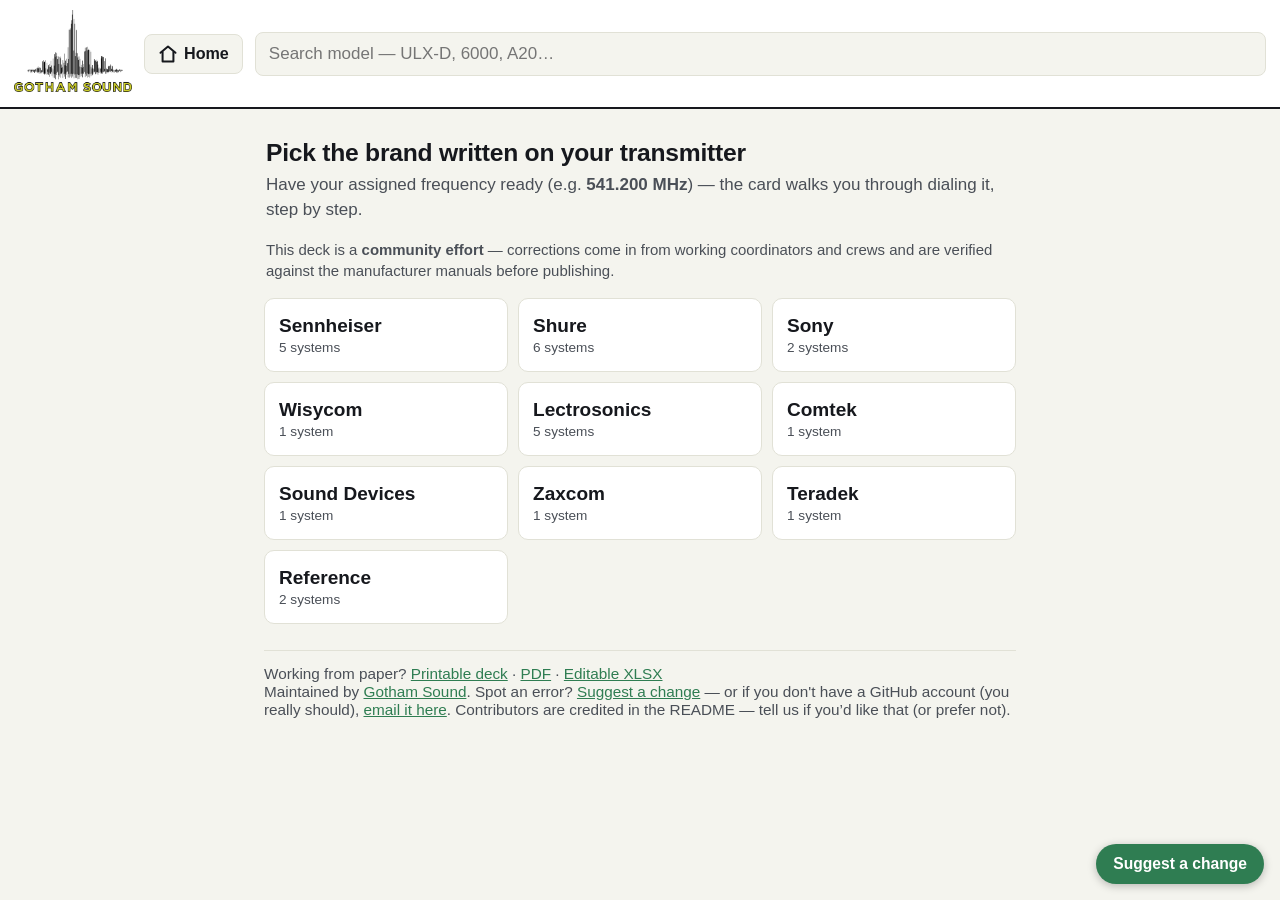
<file: index.html>
<!DOCTYPE html>
<html lang="en">
<head>
<meta charset="utf-8">
<meta name="viewport" content="width=device-width, initial-scale=1">
<title>Wireless Quick-Dial Cards — Gotham Sound</title>
<style>
:root { --ink:#16181d; --mut:#4a4f57; --grn:#2f7d52; --grn-d:#256641; --oli:#6a6f33; --amb:#b7791b; --bg:#f4f4ee; --line:#e1e1d6; }
* { box-sizing:border-box; }
html { font-size:17px; }
body { margin:0; font-family:Arial,Helvetica,sans-serif; color:var(--ink); background:var(--bg); }
a { color:var(--grn); }
header { position:sticky; top:0; z-index:50; background:#fff; border-bottom:2px solid var(--ink); padding:10px 14px; display:flex; gap:12px; align-items:center; }
header img { width:118px; height:auto; flex:none; }
#homebtn { flex:none; display:flex; align-items:center; gap:6px; background:var(--bg); border:1.6px solid var(--line); border-radius:8px; padding:9px 13px; font-size:.95rem; font-weight:700; color:var(--ink); cursor:pointer; }
#homebtn:hover, #homebtn:active { border-color:var(--grn); color:var(--grn); }
body.in-card #homebtn { background:var(--grn); border-color:var(--grn); color:#fff; }
@media(max-width:480px){ #homebtn span { display:none; } #homebtn { padding:9px 11px; } }
#q { flex:1; min-width:0; font-size:1rem; padding:11px 13px; border:1.6px solid var(--line); border-radius:8px; background:var(--bg); }
#q:focus { outline:2px solid var(--grn); background:#fff; }
main { max-width:780px; margin:0 auto; padding:16px 14px 90px; }

/* ---------- home ---------- */
.bigask { font-size:1.45rem; margin:14px 2px 6px; letter-spacing:-.01em; }
.reassure { color:var(--mut); margin:0 2px 16px; line-height:1.45; }
#lastused { margin:0 0 14px; }
#lastused button { width:100%; text-align:left; background:#fff; border:1.6px solid var(--grn); border-left:7px solid var(--grn); border-radius:10px; padding:13px 15px; font-size:1.05rem; font-weight:700; color:var(--ink); cursor:pointer; }
#lastused .lu-k { display:block; font-size:.72rem; font-weight:800; letter-spacing:.09em; color:var(--grn); text-transform:uppercase; margin-bottom:2px; }
#brands { display:grid; grid-template-columns:repeat(2,1fr); gap:10px; }
@media(min-width:560px){ #brands { grid-template-columns:repeat(3,1fr);} }
#brands button, .modelbtn { background:#fff; border:1.6px solid var(--line); border-radius:10px; padding:16px 14px; font-size:1.12rem; font-weight:700; color:var(--ink); cursor:pointer; text-align:left; min-height:72px; }
#brands button:active, .modelbtn:active { border-color:var(--grn); }
#brands .n { display:block; font-size:.8rem; font-weight:400; color:var(--mut); margin-top:3px; }
#models, #results { display:flex; flex-direction:column; gap:10px; }
.modelbtn { display:flex; justify-content:space-between; align-items:center; gap:10px; width:100%; min-height:64px; }
.modelbtn small { display:block; font-weight:400; color:var(--mut); font-size:.8rem; margin-top:2px; }
.backrow { background:none; border:none; color:var(--grn); font-size:1rem; font-weight:700; padding:6px 2px 12px; cursor:pointer; }
.nores { color:var(--mut); padding:8px 2px; }
.homefoot { color:var(--mut); font-size:.9rem; margin-top:26px; border-top:1px solid var(--line); padding-top:14px; }

/* badge chips */
.tag { font-size:.72rem; font-weight:800; letter-spacing:.04em; color:#fff; padding:5px 10px; border-radius:4px; white-space:nowrap; }
.t-tune{background:#2f7d52}.t-grp{background:#b7791b}.t-blk{background:#4a6b86}.t-chan{background:#8a4f1d}.tag.na{background:#7a7f88}
.modelbtn .tag { flex:none; font-size:.62rem; }

/* ---------- card chrome ---------- */
#cardwrap[hidden], #home[hidden], [hidden] { display:none !important; }
.cardbar { display:flex; align-items:center; gap:10px; margin:2px 0 12px; }
.cardbar .backrow { padding:6px 2px; flex:1; text-align:left; }
.freqbox { display:flex; align-items:center; gap:7px; background:#16181d; border-radius:10px; padding:7px 12px; }
.freqbox span { font-size:.62rem; font-weight:800; letter-spacing:.08em; color:#9fe0bd; text-transform:uppercase; line-height:1.15; }
.freqbox input { width:118px; border:none; background:none; color:#fff; font-family:'DejaVu Sans Mono',Menlo,monospace; font-size:1.35rem; font-weight:700; text-align:right; }
.freqbox input:focus { outline:none; }
.freqbox b { color:#9fe0bd; font-size:.8rem; }
.cardhead { margin:0 0 10px; }
.ch-brand { font-size:.75rem; letter-spacing:.12em; font-weight:800; color:var(--oli); text-transform:uppercase; }
.card h2 { font-size:1.6rem; margin:2px 0 4px; letter-spacing:-.01em; }
.ch-sub { color:var(--mut); font-size:.92rem; line-height:1.4; }
.seg { display:flex; gap:8px; position:sticky; top:64px; z-index:40; background:var(--bg); padding:8px 0 10px; }
.seg button { flex:1; min-height:54px; border-radius:10px; border:1.8px solid var(--line); background:#fff; font-size:1.02rem; font-weight:800; color:var(--mut); cursor:pointer; }
.seg button small { display:block; font-weight:400; font-size:.72rem; margin-top:1px; }
.seg button.on-tx { border-color:#2f7d52; background:#2f7d52; color:#fff; }
.seg button.on-rx { border-color:#1f6f9e; background:#1f6f9e; color:#fff; }

/* ---------- verbatim deck content, re-styled ---------- */
.meta { display:flex; flex-wrap:wrap; gap:7px; margin:6px 0 8px; align-items:center; }
.pill { font-size:.86rem; color:#2a2d33; background:#efefe8; border:1px solid var(--line); border-radius:4px; padding:5px 10px; }
.pill b { color:var(--ink); }
.labelrow { font-size:.88rem; margin:2px 0 12px; line-height:1.9; }
.ll { font-weight:700; color:var(--mut); margin-right:6px; }
.chip { display:inline-block; font-size:.8rem; background:var(--ink); color:#fff; border-radius:4px; padding:3px 9px; margin:0 5px 4px 0; font-weight:600; }
.groupbar { display:flex; align-items:stretch; border:1.8px solid var(--amb); border-radius:8px; overflow:hidden; margin:0 0 12px; background:#fdf3e4; }
.gb-tag { flex:none; background:#fdf3e4; padding:10px 11px; display:flex; align-items:center; }
.gb-txt { font-size:.95rem; line-height:1.45; padding:9px 12px 9px 0; color:#5b3d0e; }
.procs { display:flex; flex-direction:column; gap:14px; }
.proc { border:1.5px solid var(--line); border-radius:9px; padding:0 0 8px; overflow:hidden; background:#fff; }
.proc.tx { border-top:5px solid #2f7d52; }
.proc.rx { border-top:5px solid #1f6f9e; }
.proc-h { padding:10px 13px 8px; border-bottom:1px solid #ededdf; background:#fafaf6; }
.proc-k { display:block; font-size:.76rem; font-weight:800; letter-spacing:.08em; }
.proc.tx .proc-k { color:#2f7d52; } .proc.rx .proc-k { color:#1f6f9e; }
.proc-m { display:block; font-size:1.02rem; font-weight:700; margin-top:1px; }
ol.steps { list-style:none; margin:0; padding:13px 13px 0; }
ol.steps li { display:flex; gap:11px; align-items:flex-start; margin-bottom:14px; }
ol.steps .num { flex:none; width:27px; height:27px; border-radius:50%; background:var(--ink); color:#fff; font-weight:800; font-size:.95rem; display:flex; align-items:center; justify-content:center; margin-top:1px; }
ol.steps .txt { font-size:1.04rem; line-height:1.5; }
kbd { font-family:'DejaVu Sans Mono',Menlo,monospace; font-size:.86rem; font-weight:700; background:#fff; border:1.4px solid var(--ink); border-bottom-width:2.6px; border-radius:5px; padding:1px 6px; white-space:nowrap; }
.mode-tx .proc.rx, .mode-rx .proc.tx { display:none; }
@media(min-width:900px){ .procs{flex-direction:row} .procs .proc{flex:1} .mode-tx .proc.rx,.mode-rx .proc.tx{display:block} .seg{display:none} }
.linkbar { display:flex; align-items:stretch; border:1.4px solid #d8d8cf; border-left:5px solid #A6A82B; border-radius:6px; background:#fbfaf3; margin:12px 0; }
.lk-t { flex:none; font-size:.74rem; font-weight:800; letter-spacing:.05em; color:var(--oli); padding:9px 12px; display:flex; align-items:center; }
.linkbar span:last-child { font-size:.94rem; line-height:1.45; padding:9px 12px 9px 0; color:#33373e; }
.rfbar { border:1.4px solid #e3b9a0; border-left:5px solid #c0492b; border-radius:6px; background:#fcefe9; margin:12px 0 0; overflow:hidden; }
.rf-row { display:flex; align-items:stretch; border-top:1px solid #f2dccf; }
.rf-row:first-child { border-top:none; }
.rf-k { flex:none; width:96px; font-size:.72rem; font-weight:800; letter-spacing:.03em; color:#8a3a22; padding:8px 10px; display:flex; align-items:center; }
.rf-k.rf-warn { color:#fff; background:#c0492b; }
.rf-v { font-size:.92rem; line-height:1.42; padding:8px 11px; color:#3a2a22; }
.watch { border:1.4px solid #e6d4bf; background:#fcf4ec; border-radius:8px; padding:10px 14px; margin-top:12px; }
.w-t { font-size:.74rem; font-weight:800; letter-spacing:.08em; color:#9a6516; }
.watch ul { margin:6px 0 0; padding-left:18px; }
.watch li { font-size:.95rem; line-height:1.45; margin-bottom:5px; }
.sources { font-size:.84rem; color:var(--mut); margin-top:14px; line-height:1.6; border-top:1px dashed var(--line); padding-top:9px; }
.sources .s-t { font-weight:800; letter-spacing:.08em; font-size:.68rem; color:var(--oli); margin-right:6px; }
table.bandtable { width:100%; border-collapse:collapse; font-size:.86rem; margin:0 0 12px; background:#fff; }
table.bandtable th { background:var(--ink); color:#fff; font-size:.68rem; letter-spacing:.04em; text-transform:uppercase; text-align:left; padding:7px 9px; }
table.bandtable td { border-bottom:1px solid var(--line); padding:7px 9px; vertical-align:top; }
table.bandtable tr.dfs td { background:#fdf3e4; }
table.bandtable tr.ok td { background:#eef7ef; }
.chn { font-family:'DejaVu Sans Mono',Menlo,monospace; font-size:.78rem; }
.no-seg .seg { display:none; }
.cardfoot { margin-top:18px; border-top:1px solid var(--line); padding-top:12px; font-size:.9rem; }
.suggest-fab { position:fixed; right:16px; bottom:16px; background:var(--grn); color:#fff; font-weight:700; font-size:.92rem; padding:11px 17px; border-radius:26px; text-decoration:none; box-shadow:0 2px 8px rgba(0,0,0,.25); z-index:60; }
.suggest-fab:hover { background:var(--grn-d); }
body.in-card .suggest-fab { display:none; }
@media print { header,.seg,.cardbar,.suggest-fab,.cardfoot{display:none} }
</style>
</head>
<body>
<header>
<a href="#" aria-label="Home"><img src="assets/gotham-logo.png" alt="Gotham Sound"></a>
<button id="homebtn" type="button" aria-label="Home"><svg viewBox="0 0 24 24" width="20" height="20" fill="none" stroke="currentColor" stroke-width="2.4" stroke-linecap="round" stroke-linejoin="round"><path d="M3 10.5 12 3l9 7.5"/><path d="M5.5 9.5V21h13V9.5"/></svg><span>Home</span></button>
<input id="q" type="search" autocomplete="off" placeholder="Search model — ULX-D, 6000, A20…" aria-label="Search systems">
</header>
<main>
<div id="home">
  <div id="lastused"></div>
  <h1 class="bigask">Pick the brand written on your transmitter</h1>
  <p class="reassure">Have your assigned frequency ready (e.g. <b>541.200&nbsp;MHz</b>) — the card walks you through dialing it, step by step.</p>
  <p class="reassure" style="font-size:.88rem">This deck is a <b>community effort</b> — corrections come in from working coordinators and crews and are verified against the manufacturer manuals before publishing.</p>
  <div id="brands"></div>
  <div id="models" hidden></div>
  <div id="results" hidden></div>
  <p class="homefoot">Working from paper? <a href="print.html">Printable deck</a> · <a href="quick-dial-cards.pdf">PDF</a> · <a href="quick-dial-cards-editable.xlsx">Editable XLSX</a><br>
  Maintained by <a href="https://gothamsound.com">Gotham Sound</a>. Spot an error? <a href="https://github.com/gothamsound/quick-dial-cards/issues/new/choose">Suggest a change</a> — or if you don't have a GitHub account (you really should), <a href="mailto:peters@gothamsound.com?subject=quickdialchange">email it here</a>. Contributors are credited in the README — tell us if you&rsquo;d like that (or prefer not).</p>
</div>
<div id="cardwrap" hidden>
  <div class="cardbar">
    <button class="backrow" id="back" type="button">← All systems</button>
    <label class="freqbox"><span>Assigned<br>freq</span><input id="freq" inputmode="decimal" autocomplete="off" placeholder="—"><b>MHz</b></label>
  </div>
  <div class="seg">
    <button id="seg-tx" type="button">TX — Transmitter<small>beltpack / handheld</small></button>
    <button id="seg-rx" type="button">RX — Portable receiver<small>camera hop / bag rig</small></button>
  </div>
<section class="card" id="sennheiser-evolution-g3-g4" data-brand="Sennheiser" data-model="evolution G3 / G4" data-title="Sennheiser evolution G3 / G4" data-badgecls="t-tune" data-badgetxt="FREE-TUNE TO ANY MHz" hidden>
<div class="cardhead"><div class="ch-brand">Sennheiser</div><h2>evolution G3 / G4</h2><div class="ch-sub">Analog UHF · portable (camera) receiver shown</div></div>
<div class="meta">
    <span class="tag t-tune">FREE-TUNE TO ANY MHz</span>
    <span class="pill"><b>Step</b> 25 kHz</span>
    <span class="pill"><b>Range</b> Tune only inside the unit’s band letter (A 516–558, G 566–608, Aw+ 470–558…)</span>
  </div>

  <div class="labelrow"><span class="ll">Typical report label:</span><span class="chip">Sennheiser EW G2/G3/G4</span><span class="chip">Sennheiser Evol G3 A</span><span class="chip">Sennheiser Evol G3 G</span><span class="chip">Sennheiser Evol G4 Aw+</span></div>
  

  <div class="procs">
    <div class="proc tx">
      <div class="proc-h"><span class="proc-k">TRANSMITTER</span>
        <span class="proc-m">SK / SKM (bodypack / handheld)</span></div>
      <ol class="steps"><li><span class="num">1</span><span class="txt">Press <kbd>SET</kbd> → <b>Advanced</b> → <b>Tune</b> → <kbd>SET</kbd> (navigate with <kbd>UP</kbd>/<kbd>DOWN</kbd> + <kbd>SET</kbd>). Unit switches to channel 1 of user bank <b>U1</b> (U1–U6); TX RF is deactivated while in Tune.</span></li><li><span class="num">2</span><span class="txt"><kbd>UP</kbd>/<kbd>DOWN</kbd> to dial the assigned <b>MHz</b> (25 kHz steps; hold to scroll). <kbd>SET</kbd> to store.</span></li><li><span class="num">3</span><span class="txt"><kbd>ESC</kbd> back to home; confirm the MHz on screen.</span></li></ol>
    </div>
    <div class="proc rx">
      <div class="proc-h"><span class="proc-k">PORTABLE RECEIVER</span>
        <span class="proc-m">EK 100 G3 / G4 (camera receiver)</span></div>
      <ol class="steps"><li><span class="num">1</span><span class="txt">Press <kbd>SET</kbd> → <b>Advanced</b> → <b>Tune</b> → <kbd>SET</kbd> (switches to channel 1 of bank <b>U1</b>).</span></li><li><span class="num">2</span><span class="txt"><kbd>UP</kbd>/<kbd>DOWN</kbd> to the same <b>MHz</b>; <kbd>SET</kbd> to store.</span></li><li><span class="num">3</span><span class="txt">Or set the RX here, then <kbd>SYNC</kbd> the transmitter to it via IR.</span></li></ol>
    </div>
  </div>

  <div class="rfbar">
    <div class="rf-row"><span class="rf-k rf-warn">RF OFF FIRST</span><span class="rf-v">Entering <b>Tune</b> deactivates the TX RF while you dial (“the RF signal is deactivated”, per manual) — tune before approaching the rig. Where fitted, set the mute switch function to <b>RF Mute</b> (menu: Mute Mode) for a hard mute.</span></div>
    <div class="rf-row"><span class="rf-k">RF POWER</span><span class="rf-v">G4 300/500: <b>10 / 30 / 50 mW</b> (Low/Standard/High), <b>Advanced ▸ RF Power</b>. G3 300/500: <b>10 / 30 mW</b> (Low/Standard) only. 100-series: fixed, max 30 mW.</span></div>
  </div>

  <div class="linkbar"><span class="lk-t">MATCHING TX &amp; RX</span><span>Bank presets (1–20) only hold fixed compatible channels — use <b>Tune</b> (bank U) to reach an arbitrary freq.</span></div>

  <div class="watch">
    <span class="w-t">WATCH OUT</span>
    <ul><li>RX and TX must be the same band letter, or they can’t meet on frequency.</li><li>G3 and G4 tune identically. Reports often lump <b>G2</b> in too — same family drill, but verify menu names on older G2 units at the table.</li></ul>
  </div>

  <div class="sources"><span class="s-t">SOURCES</span><a href="https://docs.cloud.sennheiser.com/en-us/ew-g4/ew-g4_bedienungsanleitung_12_2025_en.pdf">ew G4 system manual</a> · <a href="https://web.archive.org/web/2025/https://assets.sennheiser.com/global-downloads/file/10828/SK_500_G3_Manual_12_2016_EN.pdf">SK 500 G3 manual</a> · <a href="https://web.archive.org/web/2021/https://assets.sennheiser.com/global-downloads/file/6358/EK_100_G3_Manual_12_2016_EN.pdf">EK 100 G3 manual</a></div>
<div class="cardfoot"><a href="https://github.com/gothamsound/quick-dial-cards/issues/new?template=suggest-change.yml&card=Sennheiser%20evolution%20G3%20/%20G4&title=%5BCard%20change%5D%3A%20Sennheiser%20evolution%20G3%20/%20G4" target="_blank" rel="noopener">Something wrong on this card? Suggest a fix →</a><br>No GitHub account (you really should)? <a href="mailto:peters@gothamsound.com?subject=quickdialchange&body=Card%3A%20Sennheiser%20evolution%20G3%20/%20G4%0A%0AWhat%20it%20says%20now%3A%0A%0AWhat%20it%20should%20say%3A%0A%0ASource%3A%0A%0ACredit%20me%20as%20%28or%20say%20no%20thanks%29%3A%0A">Email it here</a>.</div>
</section>
<section class="card" id="sennheiser-ew-dx" data-brand="Sennheiser" data-model="EW-DX" data-title="Sennheiser EW-DX" data-badgecls="t-tune" data-badgetxt="FREE-TUNE TO ANY MHz" hidden>
<div class="cardhead"><div class="ch-brand">Sennheiser</div><h2>EW-DX</h2><div class="ch-sub">Digital UHF · no portable RX in-series — EW-DP EK is the camera option</div></div>
<div class="meta">
    <span class="tag t-tune">FREE-TUNE TO ANY MHz</span>
    <span class="pill"><b>Step</b> fine (MHz + kHz entry; factory presets sit on a 600 kHz grid)</span>
    <span class="pill"><b>Range</b> US: Q1-9 470.2–550 · R1-9 520–607.8 · V5-7 941.7–959.65 (licensed STL)</span>
  </div>

  <div class="labelrow"><span class="ll">Typical report label:</span><span class="chip">Sennheiser EW-DX Q1-9</span><span class="chip">Sennheiser EW-DX R1-9</span><span class="chip">Sennheiser EW-D Q1-6</span></div>
  

  <div class="procs">
    <div class="proc tx">
      <div class="proc-h"><span class="proc-k">TRANSMITTER</span>
        <span class="proc-m">SK / SKM(-S) (bodypack / handheld)</span></div>
      <ol class="steps"><li><span class="num">1</span><span class="txt">Press <kbd>SET</kbd> to open the menu → <b>Frequency</b>; <kbd>UP</kbd>/<kbd>DOWN</kbd> sets the MHz range → <kbd>SET</kbd> → <kbd>UP</kbd>/<kbd>DOWN</kbd> sets the kHz → <kbd>SET</kbd> to save.</span></li><li><span class="num">2</span><span class="txt">Or sync from the receiver: press <kbd>CH 1</kbd>/<kbd>CH 2</kbd> on the EM 2 → <kbd>SYNC</kbd> on the receiver → <b>short-press</b> <kbd>SYNC</kbd> on the TX (<b>Bluetooth LE — no IR</b>).</span></li><li><span class="num">3</span><span class="txt">Keep that TX press <b>short</b> — holding <kbd>SYNC</kbd> &gt; 2 s enters firmware-update mode and cancels the sync.</span></li></ol>
    </div>
    <div class="proc rx">
      <div class="proc-h"><span class="proc-k">PORTABLE RECEIVER</span>
        <span class="proc-m">EW-DP EK (camera receiver, cross-compatible)</span></div>
      <ol class="steps"><li><span class="num">1</span><span class="txt"><kbd>UP</kbd>/<kbd>DOWN</kbd>/<kbd>SET</kbd>/<kbd>ESC</kbd> → <b>FREQUENCY</b> (or AUTO SCAN / CHANNEL).</span></li><li><span class="num">2</span><span class="txt">Set the assigned <b>MHz</b>; <kbd>SET</kbd> to save.</span></li><li><span class="num">3</span><span class="txt">Must be the same <b>frequency-range variant</b> as the TX; EW-DX extras (encryption, LD) drop off on EW-DP.</span></li></ol>
    </div>
  </div>

  <div class="rfbar">
    <div class="rf-row"><span class="rf-k rf-warn">RF OFF FIRST</span><span class="rf-v">No RF-mute boot combo. <b>SK / SKM-S</b>: set the mute-switch function to <b>RF Mute</b> (TX menu: <b>Mute Button</b>; or RX: Ch → Mute Mode) and slide to mute <i>before</i> power-on. Plain SKM has no mute switch.</span></div>
    <div class="rf-row"><span class="rf-k">RF POWER</span><span class="rf-v">Fixed <b>10 mW ERP</b> (12 mW in Y1-3) — there is <b>no RF-power menu</b>.</span></div>
  </div>

  <div class="linkbar"><span class="lk-t">MATCHING TX &amp; RX</span><span>Sync runs over <b>Bluetooth LE</b> from the receiver — receiver values overwrite the TX. Manual TX entry and the Smart Assist app also work.</span></div>

  <div class="watch">
    <span class="w-t">WATCH OUT</span>
    <ul><li>Enabling <b>AES-256</b> (System → Link Encryption) requires re-syncing every TX.</li><li><b>Link Density</b> mode needs a receiver restart; presets shift to a 300 kHz grid.</li><li>TX and RX must share the frequency-range variant (Q1-9 vs R1-9…).</li><li><b>EW-D</b> (non-DX) TXs have <b>no display at all</b> — set the freq on the EW-D EM (or Smart Assist app) and push with the <kbd>SYNC</kbd> buttons (BLE). Fixed 10 mW. Q1-6 = 470.2–526; “S1-7” = 606.2–662 (mostly not US-legal).</li></ul>
  </div>

  <div class="sources"><span class="s-t">SOURCES</span><a href="https://www.sennheiser.com/globalassets/digizuite/40783-en-instruction-manual-and-frequently-asked-questions---evolution-wireless-digital-ew-d--ew-dx--ew-dp-pdf.pdf">EW-D/DX/DP combined manual</a> · <a href="https://docs.cloud.sennheiser.com/en-us/ew-d/ew-d/manual.html">EW-DX online manual</a> · <a href="https://docs.cloud.sennheiser.com/en-us/ew-d/ew-d/productinfo-freq-ranges.html">Frequency ranges</a> · <a href="https://assets.sennheiser.com/download/assets/ew-d_instruction_manual_06_2026_en.pdf/092d50fcf2f111f0b4c42e4518a8e27d?attachment=true">EW-D manual</a></div>
<div class="cardfoot"><a href="https://github.com/gothamsound/quick-dial-cards/issues/new?template=suggest-change.yml&card=Sennheiser%20EW-DX&title=%5BCard%20change%5D%3A%20Sennheiser%20EW-DX" target="_blank" rel="noopener">Something wrong on this card? Suggest a fix →</a><br>No GitHub account (you really should)? <a href="mailto:peters@gothamsound.com?subject=quickdialchange&body=Card%3A%20Sennheiser%20EW-DX%0A%0AWhat%20it%20says%20now%3A%0A%0AWhat%20it%20should%20say%3A%0A%0ASource%3A%0A%0ACredit%20me%20as%20%28or%20say%20no%20thanks%29%3A%0A">Email it here</a>.</div>
</section>
<section class="card" id="sennheiser-digital-6000" data-brand="Sennheiser" data-model="Digital 6000" data-title="Sennheiser Digital 6000" data-badgecls="t-tune" data-badgetxt="FREE-TUNE TO ANY MHz" hidden>
<div class="cardhead"><div class="ch-brand">Sennheiser</div><h2>Digital 6000</h2><div class="ch-sub">Digital UHF · portable (camera) receiver shown</div></div>
<div class="meta">
    <span class="tag t-tune">FREE-TUNE TO ANY MHz</span>
    <span class="pill"><b>Step</b> 25 kHz</span>
    <span class="pill"><b>Range</b> Up to 88–184 MHz tuning, depending on unit</span>
  </div>

  <div class="labelrow"><span class="ll">Typical report label:</span><span class="chip">Sennheiser EM6000 A1-4</span></div>
  

  <div class="procs">
    <div class="proc tx">
      <div class="proc-h"><span class="proc-k">TRANSMITTER</span>
        <span class="proc-m">SK 6000 / SKM 6000</span></div>
      <ol class="steps"><li><span class="num">1</span><span class="txt">On the TX, press <kbd>SET</kbd> to open the menu → <b>Tune</b>.</span></li><li><span class="num">2</span><span class="txt">Set the assigned <b>MHz</b> (25 kHz steps); confirm — saving auto-assigns it to preset <b>U</b>.</span></li><li><span class="num">3</span><span class="txt">Match the <b>transmission mode</b> (e.g. LR) to the receiver, or the link won’t form.</span></li></ol>
    </div>
    <div class="proc rx">
      <div class="proc-h"><span class="proc-k">PORTABLE RECEIVER</span>
        <span class="proc-m">EK 6042 (2-ch camera receiver, LR)</span></div>
      <ol class="steps"><li><span class="num">1</span><span class="txt">Press the channel button → <b>CH Settings</b> → <b>Frequency</b> → <b>Tune</b>.</span></li><li><span class="num">2</span><span class="txt">Set the same <b>MHz</b>; confirm.</span></li><li><span class="num">3</span><span class="txt">Then <b>Sync</b> transfers the frequency to the transmitter over IR.</span></li></ol>
    </div>
  </div>

  <div class="rfbar">
    <div class="rf-row"><span class="rf-k rf-warn">RF OFF FIRST</span><span class="rf-v"><b>SK 6212</b>: hold <kbd>ON/OFF</kbd> at power-up until the LED lights red → boots in <b>RF MUTE</b>. SK 6000 / SKM 6000 have no RF-mute boot — set the freq on the EM 6000 / EK 6042 and <b>IR-sync before the pack goes live</b>.</span></div>
    <div class="rf-row"><span class="rf-k">RF POWER</span><span class="rf-v">Set by <b>mode</b>: LR — SK/SKM 6000 <b>25 mW</b>, SK 6212 <b>15 mW</b> (Low 3.5). LD — 3.5 mW (SKM 6000: 1 mW). Mode is set on the <b>EM 6000</b> and pushed by sync — not a free dial.</span></div>
  </div>

  <div class="linkbar"><span class="lk-t">MATCHING TX &amp; RX</span><span>On the <b>EM 6000</b>, <b>Sync Settings ▸ Frequency Only</b> pushes just the freq. The EK 6042 sync always transfers the frequency (long-press the sync button for IR).</span></div>

  <div class="watch">
    <span class="w-t">WATCH OUT</span>
    <ul><li>Digital 6000 TX work with EK 6042 in <b>Long-Range (LR)</b> mode — set both to LR.</li><li>EM 6000 is the rack receiver; EK 6042 is the portable equivalent.</li></ul>
  </div>

  <div class="sources"><span class="s-t">SOURCES</span><a href="https://docs.cloud.sennheiser.com/en-us/digital-6000/digital-6000_instruction_manual_04_2026_en.pdf">Digital 6000 manual</a> · <a href="https://web.archive.org/web/2023/https://assets.sennheiser.com/global-downloads/file/12330/EK6042_Manual_06_2019_EN.pdf">EK 6042 manual</a></div>
<div class="cardfoot"><a href="https://github.com/gothamsound/quick-dial-cards/issues/new?template=suggest-change.yml&card=Sennheiser%20Digital%206000&title=%5BCard%20change%5D%3A%20Sennheiser%20Digital%206000" target="_blank" rel="noopener">Something wrong on this card? Suggest a fix →</a><br>No GitHub account (you really should)? <a href="mailto:peters@gothamsound.com?subject=quickdialchange&body=Card%3A%20Sennheiser%20Digital%206000%0A%0AWhat%20it%20says%20now%3A%0A%0AWhat%20it%20should%20say%3A%0A%0ASource%3A%0A%0ACredit%20me%20as%20%28or%20say%20no%20thanks%29%3A%0A">Email it here</a>.</div>
</section>
<section class="card" id="sennheiser-2000-series" data-brand="Sennheiser" data-model="2000 Series" data-title="Sennheiser 2000 Series" data-badgecls="t-tune" data-badgetxt="FREE-TUNE TO ANY MHz" hidden>
<div class="cardhead"><div class="ch-brand">Sennheiser</div><h2>2000 Series</h2><div class="ch-sub">Analog UHF (high-band) · portable (camera) receiver shown</div></div>
<div class="meta">
    <span class="tag t-tune">FREE-TUNE TO ANY MHz</span>
    <span class="pill"><b>Step</b> 25 kHz</span>
    <span class="pill"><b>Range</b> Up to 75 MHz switching bandwidth; tune inside the unit’s band (e.g. Aw, Gw, Bw). 25 kHz steps.</span>
  </div>

  <div class="labelrow"><span class="ll">Typical report label:</span><span class="chip">Sennheiser EM 2000</span><span class="chip">SK 2000 / SKM 2000</span></div>
  

  <div class="procs">
    <div class="proc tx">
      <div class="proc-h"><span class="proc-k">TRANSMITTER</span>
        <span class="proc-m">SK 2000 / SKM 2000 / SKP 2000 (bodypack / handheld / plug-on)</span></div>
      <ol class="steps"><li><span class="num">1</span><span class="txt">Press <kbd>SET</kbd> → <b>Advanced</b> → <b>Tune</b> (SK 2000 = SET + UP/DOWN buttons; only the SKM 2000 has a jog-style multi-function switch). Pick a <b>user bank (U1–U6)</b>; fixed banks 1–20 are intermod presets only.</span></li><li><span class="num">2</span><span class="txt">Set the channel and dial the assigned <b>MHz</b> (25 kHz steps); press <kbd>SET</kbd> to store.</span></li><li><span class="num">3</span><span class="txt">Easier: set it on the receiver and IR-sync down to the TX (right).</span></li></ol>
    </div>
    <div class="proc rx">
      <div class="proc-h"><span class="proc-k">PORTABLE RECEIVER</span>
        <span class="proc-m">EK 2000 (camera receiver)</span></div>
      <ol class="steps"><li><span class="num">1</span><span class="txt">Press <kbd>SET</kbd> → <b>Advanced</b> → <b>Tune</b>; select a <b>user bank (U1–U6)</b> and channel.</span></li><li><span class="num">2</span><span class="txt">Set the same assigned <b>MHz</b> (25 kHz); store the setting.</span></li><li><span class="num">3</span><span class="txt">Hold the RX IR window to the TX IR window → <b>Sync</b> (main menu): the freq transfers to the TX automatically.</span></li></ol>
    </div>
  </div>

  <div class="rfbar">
    <div class="rf-row"><span class="rf-k rf-warn">RF OFF FIRST</span><span class="rf-v"><b>RF Mute</b>: hold <kbd>ON/OFF</kbd> at switch-on until <b>“RF Mute Off?”</b> shows → <kbd>UP</kbd>/<kbd>DOWN</kbd> to <b>“RF Mute On?”</b> → <kbd>SET</kbd>. Tune/sync, then un-mute the same way.</span></div>
    <div class="rf-row"><span class="rf-k">RF POWER</span><span class="rf-v"><b>10 / 30 / 50 mW</b> (US: up to 100 mW) — <b>Advanced ▸ RF Power</b> on the TX.</span></div>
  </div>

  <div class="linkbar"><span class="lk-t">MATCHING TX &amp; RX</span><span>EM 2000 / EK 2000 → <b>Advanced ▸ Sync</b> transfers the frequency to the transmitter over IR. Or set both by hand to the same bank / channel / MHz.</span></div>

  <div class="watch">
    <span class="w-t">WATCH OUT</span>
    <ul><li>RX and TX must share the same band / range, or they can’t meet on frequency.</li><li>Fixed banks 1–20 are presets only — use a <b>user bank (U1–U6)</b> to land on an arbitrary coordinated MHz.</li><li>2000 series sits above ew G3/G4 and below 3000/5000 — same 25 kHz raster.</li></ul>
  </div>

  <div class="sources"><span class="s-t">SOURCES</span><a href="https://web.archive.org/web/2021/https://assets.sennheiser.com/global-downloads/file/8549/SK_2000_Manual_12_2016_EN.pdf">SK 2000 manual</a> · <a href="https://web.archive.org/web/2025/https://assets.sennheiser.com/global-downloads/file/8545/EK_2000_Manual_12_2016_EN.pdf">EK 2000 manual</a></div>
<div class="cardfoot"><a href="https://github.com/gothamsound/quick-dial-cards/issues/new?template=suggest-change.yml&card=Sennheiser%202000%20Series&title=%5BCard%20change%5D%3A%20Sennheiser%202000%20Series" target="_blank" rel="noopener">Something wrong on this card? Suggest a fix →</a><br>No GitHub account (you really should)? <a href="mailto:peters@gothamsound.com?subject=quickdialchange&body=Card%3A%20Sennheiser%202000%20Series%0A%0AWhat%20it%20says%20now%3A%0A%0AWhat%20it%20should%20say%3A%0A%0ASource%3A%0A%0ACredit%20me%20as%20%28or%20say%20no%20thanks%29%3A%0A">Email it here</a>.</div>
</section>
<section class="card" id="sennheiser-3000-5000-series" data-brand="Sennheiser" data-model="3000 / 5000 Series" data-title="Sennheiser 3000 / 5000 Series" data-badgecls="t-tune" data-badgetxt="FREE-TUNE TO ANY MHz" hidden>
<div class="cardhead"><div class="ch-brand">Sennheiser</div><h2>3000 / 5000 Series</h2><div class="ch-sub">SK 5212-II bodypack · SKM 5200-II handheld · SKP 3000 plug-on — EK 3241 portable receiver</div></div>
<div class="meta">
    <span class="tag t-tune">FREE-TUNE TO ANY MHz</span>
    <span class="pill"><b>Step</b> 5 kHz — finest on these cards</span>
    <span class="pill"><b>Range</b> Tune within the unit’s switching bandwidth (EK 3241 ≈ 36 MHz; SK 5212-II up to 184 MHz); stay in the legal range.</span>
  </div>

  <div class="labelrow"><span class="ll">Typical report label:</span><span class="chip">Sennheiser EM 3732 / 3732-II</span><span class="chip">SK 5212(-II)</span><span class="chip">SKM 5200(-II)</span></div>
  

  <div class="procs">
    <div class="proc tx">
      <div class="proc-h"><span class="proc-k">TRANSMITTER</span>
        <span class="proc-m">SK 5212(-II) / SKM 5200(-II) / SKP 3000 (bodypack / handheld / plug-on)</span></div>
      <ol class="steps"><li><span class="num">1</span><span class="txt">Deactivate the autolock if on. Open the menu → <b>CHAN</b>: pick a <b>VAR-bank</b> channel (<b>FIX</b>-bank presets cannot be changed).</span></li><li><span class="num">2</span><span class="txt">Go to <b>TUNE</b> and set the assigned <b>MHz</b> — tunes in <b>5 kHz</b> steps; press <kbd>SET</kbd> to store (“STORED”).</span></li><li><span class="num">3</span><span class="txt">Set output in <b>POWER</b>, then EXIT. (TUNE / CHAN only take effect once you <kbd>SET</kbd> them.)</span></li></ol>
    </div>
    <div class="proc rx">
      <div class="proc-h"><span class="proc-k">PORTABLE RECEIVER</span>
        <span class="proc-m">EK 3241 (camera receiver)</span></div>
      <ol class="steps"><li><span class="num">1</span><span class="txt">Use <kbd>CHAn</kbd> to pick a channel in bank <b>“U”</b> (variable bank, 20 channels U.01–U.20; bank “F” is 32 factory presets).</span></li><li><span class="num">2</span><span class="txt">Open <kbd>tunE</kbd> and set the same <b>MHz</b> by hand (5 kHz steps); press <kbd>SET</kbd> (“StorEd”).</span></li><li><span class="num">3</span><span class="txt"><b>No IR sync on this receiver</b> — confirm the MHz matches the TX exactly. (Use an EM 3732 rack if you need IR sync.)</span></li></ol>
    </div>
  </div>

  <div class="rfbar">
    <div class="rf-row"><span class="rf-k rf-warn">RF OFF FIRST</span><span class="rf-v">No standby-off boot — set the freq in <b>TUNE</b> (and a low <b>POWER</b> level) before the pack is near other rigs; confirm, then raise power / go live.</span></div>
    <div class="rf-row"><span class="rf-k">RF POWER</span><span class="rf-v">SK 5212-II <b>POWER</b> menu: <b>50 mW</b> (PWR.HI) / <b>10 mW</b> (PWR.LO) / 10 mW low-intermod (<b>LoI</b>).</span></div>
  </div>

  <div class="linkbar"><span class="lk-t">MATCHING TX &amp; RX</span><span>The EK 3241 camera receiver has <b>no IR transmitter-sync</b> — match the frequency by hand on both ends (5 kHz). An EM 3732 rack can IR-sync the transmitters if you have one.</span></div>

  <div class="watch">
    <span class="w-t">WATCH OUT</span>
    <ul><li>FIX-bank presets cannot be changed; use the <b>VAR bank</b> to land on a coordinated MHz.</li><li>EK 3241 has no transmitter IR-sync — match by hand (or sync from an EM 3732 rack).</li><li>TX and RX must share the same range / band.</li></ul>
  </div>

  <div class="sources"><span class="s-t">SOURCES</span><a href="https://web.archive.org/web/2024/https://assets.sennheiser.com/global-downloads/file/6846/SK_5212-II_Manual_11_2010_EN.pdf">SK 5212-II manual</a> · <a href="https://web.archive.org/web/2021/https://assets.sennheiser.com/global-downloads/file/12024/EK_3241_532026_0209_INT_US.pdf">EK 3241 manual (US)</a> · <a href="https://web.archive.org/web/2021/https://assets.sennheiser.com/global-downloads/file/10500/EM_3732-II_Manual_10_2019_EN.pdf">EM 3732-II manual</a></div>
<div class="cardfoot"><a href="https://github.com/gothamsound/quick-dial-cards/issues/new?template=suggest-change.yml&card=Sennheiser%203000%20/%205000%20Series&title=%5BCard%20change%5D%3A%20Sennheiser%203000%20/%205000%20Series" target="_blank" rel="noopener">Something wrong on this card? Suggest a fix →</a><br>No GitHub account (you really should)? <a href="mailto:peters@gothamsound.com?subject=quickdialchange&body=Card%3A%20Sennheiser%203000%20/%205000%20Series%0A%0AWhat%20it%20says%20now%3A%0A%0AWhat%20it%20should%20say%3A%0A%0ASource%3A%0A%0ACredit%20me%20as%20%28or%20say%20no%20thanks%29%3A%0A">Email it here</a>.</div>
</section>
<section class="card" id="shure-slx-d" data-brand="Shure" data-model="SLX-D" data-title="Shure SLX-D" data-badgecls="t-tune" data-badgetxt="FREE-TUNE TO ANY MHz" hidden>
<div class="cardhead"><div class="ch-brand">Shure</div><h2>SLX-D</h2><div class="ch-sub">Digital UHF · SLXD5 is the portable receiver</div></div>
<div class="meta">
    <span class="tag t-tune">FREE-TUNE TO ANY MHz</span>
    <span class="pill"><b>Step</b> 25 kHz (JB band 125 kHz)</span>
    <span class="pill"><b>Range</b> US: G58 470–514 · H55 514–558 · J52 558–602 + 614–616 · wideband “+” models G57 470–608</span>
  </div>

  <div class="labelrow"><span class="ll">Typical report label:</span><span class="chip">Shure SLXD4 G58</span><span class="chip">Shure SLXD4Q+ G57</span><span class="chip">Shure SLXD5</span></div>
  

  <div class="procs">
    <div class="proc tx">
      <div class="proc-h"><span class="proc-k">TRANSMITTER</span>
        <span class="proc-m">SLXD1 / SLXD2 (bodypack / handheld)</span></div>
      <ol class="steps"><li><span class="num">1</span><span class="txt">Transmitters have <b>no frequency menu</b> (menu = RF power, offset, locks) — the frequency comes from the receiver.</span></li><li><span class="num">2</span><span class="txt">Tune the receiver (right), align the <b>IR ports</b>, press the receiver’s <kbd>sync</kbd> button → the TX takes the freq.</span></li><li><span class="num">3</span><span class="txt"><b>No RF-mute boot exists</b> on SLX-D — power packs up away from the rig, sync, then move in.</span></li></ol>
    </div>
    <div class="proc rx">
      <div class="proc-h"><span class="proc-k">PORTABLE RECEIVER</span>
        <span class="proc-m">SLXD5 (portable slot/bag receiver)</span></div>
      <ol class="steps"><li><span class="num">1</span><span class="txt">Press <kbd>Enter</kbd> from home → <b>Frequency</b> → <b>Manual Setup</b> (or Channel / Group Scan).</span></li><li><span class="num">2</span><span class="txt"><kbd>▲▼</kbd> arrows to set G / C or the exact <b>MHz</b> (25 kHz); <kbd>Enter</kbd> to apply.</span></li><li><span class="num">3</span><span class="txt">Align IR ports with the TX and press <kbd>Sync</kbd>.</span></li></ol>
    </div>
  </div>

  <div class="rfbar">
    <div class="rf-row"><span class="rf-k rf-warn">RF OFF FIRST</span><span class="rf-v">Nothing to hold at boot — this family has <b>no RF-mute power-on</b> (unlike ULX-D). Set the receiver first, sync at a distance, then approach.</span></div>
    <div class="rf-row"><span class="rf-k">RF POWER</span><span class="rf-v">TX menu <b>RF Power: 1 / 10 mW</b> (SLXD3 plug-on: 30 mW); or push from the SLXD5 (<b>TX ▸ RF Power</b>, Low 1 / High 10) via IR sync.</span></div>
  </div>

  <div class="linkbar"><span class="lk-t">MATCHING TX &amp; RX</span><span>SLXD4 path: push the <kbd>control knob</kbd> → <b>Frequency Setup ▸ Manual Frequency Setup</b> → set G / C / MHz → <b>Apply</b>. “+” receivers pair with legacy TXs when <b>RF Band</b> matches (Device Configuration ▸ RF ▸ RF Band).</span></div>

  <div class="watch">
    <span class="w-t">WATCH OUT</span>
    <ul><li>Legacy SLX-D has <b>no encryption</b>; SLX-D+ adds AES-256.</li><li>G65 and L57 are <b>not US bands</b> — US stock is G58 / H55 / J52 (+ G57 wideband).</li><li>Keep all receivers in one band on the same group.</li></ul>
  </div>

  <div class="sources"><span class="s-t">SOURCES</span><a href="https://pubs.shure.com/guide/SLXD">SLX-D user guide</a> · <a href="https://pubs.shure.com/guide/SLXD4Qplus">SLXD4Q+ user guide</a></div>
<div class="cardfoot"><a href="https://github.com/gothamsound/quick-dial-cards/issues/new?template=suggest-change.yml&card=Shure%20SLX-D&title=%5BCard%20change%5D%3A%20Shure%20SLX-D" target="_blank" rel="noopener">Something wrong on this card? Suggest a fix →</a><br>No GitHub account (you really should)? <a href="mailto:peters@gothamsound.com?subject=quickdialchange&body=Card%3A%20Shure%20SLX-D%0A%0AWhat%20it%20says%20now%3A%0A%0AWhat%20it%20should%20say%3A%0A%0ASource%3A%0A%0ACredit%20me%20as%20%28or%20say%20no%20thanks%29%3A%0A">Email it here</a>.</div>
</section>
<section class="card" id="shure-ulx-d" data-brand="Shure" data-model="ULX-D" data-title="Shure ULX-D" data-badgecls="t-tune" data-badgetxt="FREE-TUNE TO ANY MHz" hidden>
<div class="cardhead"><div class="ch-brand">Shure</div><h2>ULX-D</h2><div class="ch-sub">Digital UHF · (no portable receiver — half-rack ULXD4 shown)</div></div>
<div class="meta">
    <span class="tag t-tune">FREE-TUNE TO ANY MHz</span>
    <span class="pill"><b>Step</b> 25 kHz</span>
    <span class="pill"><b>Range</b> Band on the label must match (e.g. G50 = 470–534 MHz)</span>
  </div>

  <div class="labelrow"><span class="ll">Typical report label:</span><span class="chip">Shure ULXD4 G50</span></div>
  

  <div class="procs">
    <div class="proc tx">
      <div class="proc-h"><span class="proc-k">TRANSMITTER</span>
        <span class="proc-m">ULXD1 / ULXD2 (bodypack / handheld)</span></div>
      <ol class="steps"><li><span class="num">1</span><span class="txt">ULXD1/2 have <b>no frequency menu</b> — the TX menu covers mute mode, mic offset and locks only. The frequency comes from the receiver.</span></li><li><span class="num">2</span><span class="txt">Tune the receiver channel (right), align IR windows, press <kbd>SYNC</kbd> → the TX takes the frequency.</span></li><li><span class="num">3</span><span class="txt">Need RF silence meanwhile? Hold <kbd>exit</kbd> while powering the TX on until <b>RF MUTED</b> shows.</span></li></ol>
    </div>
    <div class="proc rx">
      <div class="proc-h"><span class="proc-k">PORTABLE RECEIVER</span>
        <span class="proc-m">ULXD4 (half-rack receiver)</span></div>
      <ol class="steps"><li><span class="num">1</span><span class="txt">Open the channel’s <b>RADIO</b> screen; push the <kbd>control wheel</kbd> to edit.</span></li><li><span class="num">2</span><span class="txt">Rotate to the <b>Frequency</b> field and set the assigned <b>MHz</b> directly; <kbd>ENTER</kbd> to save.</span></li><li><span class="num">3</span><span class="txt">Align IR windows, press <kbd>SYNC</kbd> → <b>Sync Success</b> copies it to the TX.</span></li></ol>
    </div>
  </div>

  <div class="rfbar">
    <div class="rf-row"><span class="rf-k rf-warn">RF OFF FIRST</span><span class="rf-v">Hold <kbd>exit</kbd> during TX power-on until <b>RF MUTED</b> displays. Sync the assigned freq from the receiver, then <b>restart the TX</b> to un-mute.</span></div>
    <div class="rf-row"><span class="rf-k">RF POWER</span><span class="rf-v"><b>1 / 10 / 20 mW</b> — pushed from the receiver as an IR-sync preset (Lo 1 / Nm 10 / Hi 20), not set on the TX.</span></div>
  </div>

  <div class="linkbar"><span class="lk-t">MATCHING TX &amp; RX</span><span>In the RADIO menu you can set Group/Channel <i>or</i> edit the <b>Frequency</b> field for an exact coordinated MHz.</span></div>

  <div class="watch">
    <span class="w-t">WATCH OUT</span>
    <ul><li>ULX-D has no bodypack/portable receiver — all receivers are rack/half-rack.</li><li>Re-sync after enabling/disabling <b>encryption</b>. Mixed bands are OK if both units can tune the same frequency (Shure “Mixed-Band Operation”).</li></ul>
  </div>

  <div class="sources"><span class="s-t">SOURCES</span><a href="https://pubs.shure.com/view/guide/ULXD/en-US.pdf">ULX-D user guide</a></div>
<div class="cardfoot"><a href="https://github.com/gothamsound/quick-dial-cards/issues/new?template=suggest-change.yml&card=Shure%20ULX-D&title=%5BCard%20change%5D%3A%20Shure%20ULX-D" target="_blank" rel="noopener">Something wrong on this card? Suggest a fix →</a><br>No GitHub account (you really should)? <a href="mailto:peters@gothamsound.com?subject=quickdialchange&body=Card%3A%20Shure%20ULX-D%0A%0AWhat%20it%20says%20now%3A%0A%0AWhat%20it%20should%20say%3A%0A%0ASource%3A%0A%0ACredit%20me%20as%20%28or%20say%20no%20thanks%29%3A%0A">Email it here</a>.</div>
</section>
<section class="card" id="shure-axient-digital" data-brand="Shure" data-model="Axient Digital" data-title="Shure Axient Digital" data-badgecls="t-tune" data-badgetxt="FREE-TUNE TO ANY MHz" hidden>
<div class="cardhead"><div class="ch-brand">Shure</div><h2>Axient Digital</h2><div class="ch-sub">Digital UHF · portable receiver shown</div></div>
<div class="meta">
    <span class="tag t-tune">FREE-TUNE TO ANY MHz</span>
    <span class="pill"><b>Step</b> 25 kHz</span>
    <span class="pill"><b>Range</b> US: G57 470–616 <i>(608–614 gap)</i> · K54 606–663 · X55 941–960 — intl: G55/G56 470–636 · K57 606–790 MHz</span>
  </div>

  <div class="labelrow"><span class="ll">Typical report label:</span><span class="chip">Shure AD G57</span><span class="chip">Shure AD G57+</span><span class="chip">Shure AD K54</span><span class="chip">Shure AD X55</span><span class="chip">Shure AD K57 (intl)</span></div>
  

  <div class="procs">
    <div class="proc tx">
      <div class="proc-h"><span class="proc-k">TRANSMITTER</span>
        <span class="proc-m">AD1/ADX1 · AD2/ADX2 (pack/handheld)</span></div>
      <ol class="steps"><li><span class="num">1</span><span class="txt">On the TX, <kbd>O</kbd> → <b>Radio</b> → <b>Freq</b>; <kbd>O</kbd> once edits the first 3 digits, twice the last 3; <kbd>∧∨</kbd> to set the assigned <b>MHz</b>; <kbd>O</kbd> to save.</span></li><li><span class="num">2</span><span class="txt">Or IR-sync from the receiver (right). ADX can also be re-tuned remotely via ShowLink / AD610.</span></li></ol>
    </div>
    <div class="proc rx">
      <div class="proc-h"><span class="proc-k">PORTABLE RECEIVER</span>
        <span class="proc-m">ADX5D (2-ch portable receiver)</span></div>
      <ol class="steps"><li><span class="num">1</span><span class="txt">From the channel&rsquo;s home screen press <kbd>O</kbd> → <b>Radio</b>.</span></li><li><span class="num">2</span><span class="txt"><kbd>∧∨</kbd> to set the assigned <b>Frequency (MHz)</b> directly (or Group/Channel); <kbd>O</kbd> to save.</span></li><li><span class="num">3</span><span class="txt">Power the TX; channel menu → <b>Sync</b> (or hold <kbd>X</kbd> → <b>Rx1/Rx2 Sync</b>); align IR windows until the sync LED lights red → <b>Success</b>.</span></li></ol>
    </div>
  </div>

  <div class="rfbar">
    <div class="rf-row"><span class="rf-k rf-warn">RF OFF FIRST</span><span class="rf-v">Hold <kbd>X</kbd> <b>while powering on</b> → <b>SAFE START</b> menu → set <b>RF: Mute</b> (persists through power cycles). Tune/sync, then un-mute: <b>Radio → Output → On</b>.</span></div>
    <div class="rf-row"><span class="rf-k">RF POWER</span><span class="rf-v"><b>AD 2 / 10 / 35 mW · ADX 2 / 10 / 40 mW</b> (Radio → Power; some bands 2 / 10 only; 10 mW max above 608 MHz).</span></div>
  </div>

  <div class="linkbar"><span class="lk-t">MATCHING TX &amp; RX</span><span>Channels are grouped for intermod safety, but you can type an exact <b>Frequency</b> on either device.</span></div>

  <div class="watch">
    <span class="w-t">WATCH OUT</span>
    <ul><li>Receiver <b>RF Band</b> must equal the TX band; after changing RF band, re-sync every TX.</li><li>ADX5D is the portable receiver; AD4D/AD4Q are the rack versions.</li><li><b>G57+</b> (ADX5D) extends G57 with 614–616 MHz; TX power is capped at 10 mW there.</li></ul>
  </div>

  <div class="sources"><span class="s-t">SOURCES</span><a href="https://pubs.shure.com/view/guide/ADX1/en-US.pdf">ADX1 guide (Safe Start, tuning)</a> · <a href="https://pubs.shure.com/view/guide/ADX5D/en-US.pdf">ADX5D guide (sync, bands)</a> · <a href="https://content-files.shure.com/Pubs/AxientDigital/Axient_Digital_Frequency_Chart.pdf">AD frequency chart</a></div>
<div class="cardfoot"><a href="https://github.com/gothamsound/quick-dial-cards/issues/new?template=suggest-change.yml&card=Shure%20Axient%20Digital&title=%5BCard%20change%5D%3A%20Shure%20Axient%20Digital" target="_blank" rel="noopener">Something wrong on this card? Suggest a fix →</a><br>No GitHub account (you really should)? <a href="mailto:peters@gothamsound.com?subject=quickdialchange&body=Card%3A%20Shure%20Axient%20Digital%0A%0AWhat%20it%20says%20now%3A%0A%0AWhat%20it%20should%20say%3A%0A%0ASource%3A%0A%0ACredit%20me%20as%20%28or%20say%20no%20thanks%29%3A%0A">Email it here</a>.</div>
</section>
<section class="card" id="shure-uhf-r" data-brand="Shure" data-model="UHF-R" data-title="Shure UHF-R" data-badgecls="t-tune" data-badgetxt="FREE-TUNE TO ANY MHz" hidden>
<div class="cardhead"><div class="ch-brand">Shure</div><h2>UHF-R</h2><div class="ch-sub">Analog UHF (legacy — still everywhere) · UR1/UR2 TX · UR4D rack RX</div></div>
<div class="meta">
    <span class="tag t-tune">FREE-TUNE TO ANY MHz</span>
    <span class="pill"><b>Step</b> 25 kHz — strict grid, no fine offsets</span>
    <span class="pill"><b>Range</b> US: G1 470–530 · H4 518–578 · J5 578–638 · L3 638–698 — <b>614+ MHz is post-repack illegal in the US</b></span>
  </div>

  <div class="labelrow"><span class="ll">Typical report label:</span><span class="chip">Shure UR4D H4</span><span class="chip">Shure UHF-R J5</span></div>
  

  <div class="procs">
    <div class="proc tx">
      <div class="proc-h"><span class="proc-k">TRANSMITTER</span>
        <span class="proc-m">UR1 / UR2 (bodypack / handheld)</span></div>
      <ol class="steps"><li><span class="num">1</span><span class="txt">Press <kbd>enter</kbd> from the main screen → <b>Group (G) / Channel (Ch)</b> or <b>Frequency</b>; <kbd>▲▼</kbd> in 25 kHz steps; <kbd>enter</kbd> to save. (UR2: pull the battery cover off the handle to reach the keys.)</span></li><li><span class="num">2</span><span class="txt">Or IR-sync: open the TX battery cover to expose the IR port; on the receiver select <b>Sync ▸ sync</b>.</span></li><li><span class="num">3</span><span class="txt">A <b>frequency-locked</b> TX silently ignores the synced frequency — unlock first (hold <kbd>exit</kbd> + tap <kbd>▲</kbd> toggles Frequency Lock).</span></li></ol>
    </div>
    <div class="proc rx">
      <div class="proc-h"><span class="proc-k">RECEIVER (RACK)</span>
        <span class="proc-m">UR4D / UR4S (rack receiver — no portable in-series)</span></div>
      <ol class="steps"><li><span class="num">1</span><span class="txt"><b>Radio</b> menu: push the <kbd>control wheel</kbd> to the Group/Channel or frequency value; turn to change; press the flashing <kbd>ENTER</kbd>.</span></li><li><span class="num">2</span><span class="txt">Or <b>Radio ▸ Scan</b> → Chan Scan / Group Scan.</span></li><li><span class="num">3</span><span class="txt">Then IR-sync down to the TX (step 2, left).</span></li></ol>
    </div>
  </div>

  <div class="rfbar">
    <div class="rf-row"><span class="rf-k rf-warn">RF OFF FIRST</span><span class="rf-v"><b>RF Safety Mode</b>: hold the <kbd>exit</kbd> key <b>while switching the TX on</b> → LCD flashes; it will not radiate while you set group/channel. Power-cycle to exit.</span></div>
    <div class="rf-row"><span class="rf-k">RF POWER</span><span class="rf-v">Hold <kbd>exit</kbd> + tap <kbd>▼</kbd> on the TX. UR2: <b>10 / 50 mW</b>; UR1: <b>10 / 100 mW</b> (G1/H4/J5; L3 = 10/50).</span></div>
  </div>

  <div class="linkbar"><span class="lk-t">MATCHING TX &amp; RX</span><span><b>Sync ▸ Setup</b> can also push gain, RF power and locks with the frequency — check what it’s configured to send before syncing someone else’s pack.</span></div>

  <div class="watch">
    <span class="w-t">WATCH OUT</span>
    <ul><li>Analog FM on a strict 25 kHz grid — a .0125 offset doesn’t exist here.</li><li>Upper J5 and all of L3 (614–698 MHz) are illegal post-repack — check the band label before accepting the unit.</li><li>Tonekey squelch (<b>Radio ▸ Squelch ▸ Tonekey</b>) should stay On.</li></ul>
  </div>

  <div class="sources"><span class="s-t">SOURCES</span><a href="https://content-files.shure.com/FileRepository/27a20023-4-1-uhf-r.pdf">UHF-R user guide</a> · <a href="https://content-files.shure.com/Pubs/UHF/UHF-R_Spec_Sheet.pdf">UHF-R spec sheet</a></div>
<div class="cardfoot"><a href="https://github.com/gothamsound/quick-dial-cards/issues/new?template=suggest-change.yml&card=Shure%20UHF-R&title=%5BCard%20change%5D%3A%20Shure%20UHF-R" target="_blank" rel="noopener">Something wrong on this card? Suggest a fix →</a><br>No GitHub account (you really should)? <a href="mailto:peters@gothamsound.com?subject=quickdialchange&body=Card%3A%20Shure%20UHF-R%0A%0AWhat%20it%20says%20now%3A%0A%0AWhat%20it%20should%20say%3A%0A%0ASource%3A%0A%0ACredit%20me%20as%20%28or%20say%20no%20thanks%29%3A%0A">Email it here</a>.</div>
</section>
<section class="card" id="shure-psm-1000-iem-ifb" data-brand="Shure" data-model="PSM 1000 (IEM / IFB)" data-title="Shure PSM 1000 (IEM / IFB)" data-badgecls="t-tune" data-badgetxt="FREE-TUNE TO ANY MHz" hidden>
<div class="cardhead"><div class="ch-brand">Shure</div><h2>PSM 1000 (IEM / IFB)</h2><div class="ch-sub">Analog FM (networked control) · the bodypack IS the portable receiver</div></div>
<div class="meta">
    <span class="tag t-tune">FREE-TUNE TO ANY MHz</span>
    <span class="pill"><b>Step</b> 25 kHz</span>
    <span class="pill"><b>Range</b> Band on the label (e.g. G10 = 470–542 MHz)</span>
  </div>

  <div class="labelrow"><span class="ll">Typical report label:</span><span class="chip">Shure PSM-1000 G10</span></div>
  

  <div class="procs">
    <div class="proc tx">
      <div class="proc-h"><span class="proc-k">TRANSMITTER</span>
        <span class="proc-m">P10T (rack transmitter)</span></div>
      <ol class="steps"><li><span class="num">1</span><span class="txt">Press <kbd>ENTER</kbd> → select the channel (TX1/TX2) → <b>RADIO / Frequency</b> screen.</span></li><li><span class="num">2</span><span class="txt"><kbd>ENTER</kbd> to edit; wheel/arrows to set the assigned <b>MHz</b> (or Group/Channel); <kbd>ENTER</kbd> to save.</span></li><li><span class="num">3</span><span class="txt">Align the earpack IR window and press <kbd>SYNC</kbd> to push the freq to it.</span></li></ol>
    </div>
    <div class="proc rx">
      <div class="proc-h"><span class="proc-k">PORTABLE RECEIVER</span>
        <span class="proc-m">P10R+ (bodypack receiver, worn)</span></div>
      <ol class="steps"><li><span class="num">1</span><span class="txt">Open the <b>battery door</b> — the menu buttons live inside. Press <kbd>ENTER</kbd> → <b>Group/Channel/Frequency</b>.</span></li><li><span class="num">2</span><span class="txt">Edit the <b>Frequency</b> to the assigned <b>MHz</b>; confirm.</span></li><li><span class="num">3</span><span class="txt">Or scan on the P10R+, then IR-<b>sync up</b> to the P10T.</span></li></ol>
    </div>
  </div>

  <div class="rfbar">
    <div class="rf-row"><span class="rf-k rf-warn">RF OFF FIRST</span><span class="rf-v">Use the P10T’s front-panel <b>RF switch</b> (per channel): RF off → power on → set the frequency → RF on (“Switch RF off and power on”, per guide).</span></div>
    <div class="rf-row"><span class="rf-k">RF POWER</span><span class="rf-v"><b>10 / 50 / 100 mW</b> selectable (some bands top out at 50 mW).</span></div>
  </div>

  <div class="linkbar"><span class="lk-t">MATCHING TX &amp; RX</span><span>Here the <b>transmitter is the rack (P10T)</b> and the <b>receiver is the bodypack (P10R+)</b> — reverse of a mic.</span></div>

  <div class="watch">
    <span class="w-t">WATCH OUT</span>
    <ul><li>P10T and P10R+ must be the same band.</li><li>Switch RF off before powering up near other systems.</li></ul>
  </div>

  <div class="sources"><span class="s-t">SOURCES</span><a href="https://pubs.shure.com/view/guide/PSM1000/en-US.pdf">PSM1000 user guide</a></div>
<div class="cardfoot"><a href="https://github.com/gothamsound/quick-dial-cards/issues/new?template=suggest-change.yml&card=Shure%20PSM%201000%20%28IEM%20/%20IFB%29&title=%5BCard%20change%5D%3A%20Shure%20PSM%201000%20%28IEM%20/%20IFB%29" target="_blank" rel="noopener">Something wrong on this card? Suggest a fix →</a><br>No GitHub account (you really should)? <a href="mailto:peters@gothamsound.com?subject=quickdialchange&body=Card%3A%20Shure%20PSM%201000%20%28IEM%20/%20IFB%29%0A%0AWhat%20it%20says%20now%3A%0A%0AWhat%20it%20should%20say%3A%0A%0ASource%3A%0A%0ACredit%20me%20as%20%28or%20say%20no%20thanks%29%3A%0A">Email it here</a>.</div>
</section>
<section class="card" id="sony-uwp-d" data-brand="Sony" data-model="UWP-D" data-title="Sony UWP-D" data-badgecls="t-grp" data-badgetxt="PICK FINE GROUP FIRST" hidden>
<div class="cardhead"><div class="ch-brand">Sony</div><h2>UWP-D</h2><div class="ch-sub">Analog UHF + digital audio · portable receiver shown</div></div>
<div class="meta">
    <span class="tag t-grp">PICK FINE GROUP FIRST</span>
    <span class="pill"><b>Step</b> 25 kHz raster</span>
    <span class="pill"><b>Range</b> Band on the label (UC14 470–542, UC25 536–608…)</span>
  </div>

  <div class="labelrow"><span class="ll">Typical report label:</span><span class="chip">Sony UWP (UTX-B40 / M40 / P40)</span></div>
  <div class="groupbar"><span class="gb-tag"><span class="tag t-grp">PICK FINE GROUP FIRST</span></span><span class="gb-txt">To reach <b>any</b> coordinated MHz, both units must be in a fine group: the group whose number <b>matches the TV channel</b> (e.g. Group <b>14</b> for TV-14) — these step in <b>25 kHz</b>. The low groups <b>01–09</b> are intermod presets with only a few fixed channels and will NOT reach an arbitrary freq.</span></div>

  <div class="procs">
    <div class="proc tx">
      <div class="proc-h"><span class="proc-k">TRANSMITTER</span>
        <span class="proc-m">UTX-B40 / M40 / P40 (TX)</span></div>
      <ol class="steps"><li><span class="num">1</span><span class="txt">Power OFF, then hold <kbd>SET</kbd> while powering on → <b>transmission-stopped</b> mode (RF off).</span></li><li><span class="num">2</span><span class="txt"><kbd>+</kbd>/<kbd>–</kbd> to <b>GP/CH</b>; hold <kbd>SET</kbd> until <b>GROUP</b> flashes → pick the <b>TV-channel-number group</b> (not 01–09); <kbd>SET</kbd>.</span></li><li><span class="num">3</span><span class="txt"><b>CHANNEL</b> flashes → <kbd>+</kbd>/<kbd>–</kbd> to the channel = assigned <b>MHz</b>; <kbd>SET</kbd>. Power-cycle to transmit.</span></li></ol>
    </div>
    <div class="proc rx">
      <div class="proc-h"><span class="proc-k">PORTABLE RECEIVER</span>
        <span class="proc-m">URX-P40 (portable diversity tuner)</span></div>
      <ol class="steps"><li><span class="num">1</span><span class="txt"><kbd>+</kbd>/<kbd>–</kbd> to <b>GP/CH</b>; hold <kbd>SET</kbd> to edit. Select the same <b>TV-channel-number group</b>, then the channel matching the <b>MHz</b>.</span></li><li><span class="num">2</span><span class="txt">Confirm the MHz on the OLED.</span></li><li><span class="num">3</span><span class="txt">Or run <b>NFC / IR SYNC (RX→TX)</b> to copy the receiver’s freq to the transmitter.</span></li></ol>
    </div>
  </div>

  <div class="rfbar">
    <div class="rf-row"><span class="rf-k rf-warn">RF OFF FIRST</span><span class="rf-v">You’re already RF-off: GP/CH is set in <b>transmission-stopped mode</b> (hold SET+POWER). Only power-cycle to transmit once the freq is right.</span></div>
    <div class="rf-row"><span class="rf-k">RF POWER</span><span class="rf-v">Menu <b>RF POWER: HIGH / LOW</b> — UTX-B40/M40 <b>30 / 5 mW</b>; UTX-P40 (US) <b>40 / 5 mW</b>; E/KR models 10 / 2 mW.</span></div>
  </div>

  <div class="linkbar"><span class="lk-t">MATCHING TX &amp; RX</span><span>Use Sony’s <b>UWP-D Frequency List</b> to map an assigned MHz → Group/Channel. Group 00 = coarse 125 kHz steps. Tip: hold <kbd>NFC SYNC</kbd> ≥ 4 s = <b>Clear Channel Scan</b> of the selected group.</span></div>

  <div class="watch">
    <span class="w-t">WATCH OUT</span>
    <ul><li>Stuck on only a few channels = you’re in a preset group (01–09); switch to the TV-channel group.</li><li>GP/CH & BAND change only with transmission stopped.</li></ul>
  </div>

  <div class="sources"><span class="s-t">SOURCES</span><a href="https://pro.sony/support/res/manuals/5009/96c5bb8845154ae1e06fbe70a175ad9d/50099341M.pdf">UWP-D operating instructions</a> · <a href="https://pro.sony/support/res/manuals/4530/63d2501a47358304ae6fe7185a0a2c9c/45307382M.pdf">UWP frequency lists</a></div>
<div class="cardfoot"><a href="https://github.com/gothamsound/quick-dial-cards/issues/new?template=suggest-change.yml&card=Sony%20UWP-D&title=%5BCard%20change%5D%3A%20Sony%20UWP-D" target="_blank" rel="noopener">Something wrong on this card? Suggest a fix →</a><br>No GitHub account (you really should)? <a href="mailto:peters@gothamsound.com?subject=quickdialchange&body=Card%3A%20Sony%20UWP-D%0A%0AWhat%20it%20says%20now%3A%0A%0AWhat%20it%20should%20say%3A%0A%0ASource%3A%0A%0ACredit%20me%20as%20%28or%20say%20no%20thanks%29%3A%0A">Email it here</a>.</div>
</section>
<section class="card" id="sony-dwx-digital" data-brand="Sony" data-model="DWX Digital" data-title="Sony DWX Digital" data-badgecls="t-tune" data-badgetxt="FREE-TUNE TO ANY MHz" hidden>
<div class="cardhead"><div class="ch-brand">Sony</div><h2>DWX Digital</h2><div class="ch-sub">Digital UHF · portable (slot) receiver shown</div></div>
<div class="meta">
    <span class="tag t-tune">FREE-TUNE TO ANY MHz</span>
    <span class="pill"><b>Step</b> 25 kHz (US 375 kHz channel plan)</span>
    <span class="pill"><b>Range</b> TX block must match the RX (e.g. TV14–17 = 470–494 MHz)</span>
  </div>

  <div class="labelrow"><span class="ll">Typical report label:</span><span class="chip">Sony DWR / DWT (“TV1417”, “DWT 15-075”…)</span></div>
  <div class="groupbar"><span class="gb-tag"><span class="tag t-grp">PICK FINE GROUP FIRST</span></span><span class="gb-txt">Two paths: <b>FREQ INPUT</b> (RX1/RX2 menu) dials an exact MHz digit-by-digit (last two digits 00/25/50/75) and offers to push it to the paired TX — or <b>Band → Group → Channel</b>: bands are TV-channel <i>blocks</i> (TV14-25, TV26-38…). <b>Group 00 = free tuning</b> across the unit’s whole band in <b>125 kHz</b> steps (Sony doesn’t intermod-protect it — fine when coordination owns the plan). Single-TV-channel groups (e.g. Group 21) step <b>25 kHz</b> within one TV channel; D1–D7 / 01–07 are intermod presets.</span></div>

  <div class="procs">
    <div class="proc tx">
      <div class="proc-h"><span class="proc-k">TRANSMITTER</span>
        <span class="proc-m">DWT-B03R / B01N / P-series (TX)</span></div>
      <ol class="steps"><li><span class="num">1</span><span class="txt">Power OFF, hold <kbd>SET</kbd> and turn on → setting mode (transmission stopped).</span></li><li><span class="num">2</span><span class="txt"><kbd>+</kbd>/<kbd>–</kbd> to <b>GP/CH</b>; hold <kbd>SET</kbd> until <b>GROUP</b> flashes → pick <b>GP 00</b> for free tuning (any freq on the 125&nbsp;kHz raster); <kbd>SET</kbd>.</span></li><li><span class="num">3</span><span class="txt"><b>CHANNEL</b> flashes → set to the channel = assigned <b>MHz</b>; <kbd>SET</kbd>. Power-cycle to transmit. (Assignment on a .025/.075 offset? GP 00 can’t land there — use the TV-channel group instead.)</span></li></ol>
    </div>
    <div class="proc rx">
      <div class="proc-h"><span class="proc-k">PORTABLE RECEIVER</span>
        <span class="proc-m">DWR-S03D (2-ch slot receiver)</span></div>
      <ol class="steps"><li><span class="num">1</span><span class="txt">Open the channel menu → Group/Channel; <kbd>SET</kbd> to edit. Pick the TV-channel group, then the channel = <b>MHz</b>.</span></li><li><span class="num">2</span><span class="txt">Or <b>FREQ INPUT</b> in the same channel menu: enter the exact assigned MHz digit-by-digit; accept the prompt to push it to the paired TX.</span></li><li><span class="num">3</span><span class="txt">Or press <kbd>MENU SEL</kbd>+<kbd>SET</kbd> to auto-scan, then <b>Cross Remote</b> pushes the freq to the TX.</span></li></ol>
    </div>
  </div>

  <div class="rfbar">
    <div class="rf-row"><span class="rf-k rf-warn">RF OFF FIRST</span><span class="rf-v">You’re already RF-off: GP/CH is set in <b>setting mode</b> (hold SET while powering on = transmission stopped). Power-cycle to transmit after the freq is set.</span></div>
    <div class="rf-row"><span class="rf-k">RF POWER</span><span class="rf-v"><b>2 / 10 / 25 mW</b> selectable (DWT-B03R).</span></div>
  </div>

  <div class="linkbar"><span class="lk-t">MATCHING TX &amp; RX</span><span>Cross Remote / pairing carries the exact freq from RX to TX (pair: TX hold <kbd>POWER</kbd> + <kbd>–</kbd>, or RF REMOTE ▸ PAIRING). Use the Sony <b>DWX Frequency List</b> for group mapping.</span></div>

  <div class="watch">
    <span class="w-t">WATCH OUT</span>
    <ul><li>TX band/block must match the RX or they won’t link.</li><li>A small preset group shows only a few channels — move to the TV-channel group.</li></ul>
  </div>

  <div class="sources"><span class="s-t">SOURCES</span><a href="https://pro.sony/ue_US/products/dwx-digital-series-receivers/dwr-s03d">DWR-S03D manual</a> · <a href="https://pro.sony/ue_US/support-resources/dwt-b03r/manual">DWT-B03R manual</a> · <a href="https://pro.sony/support/res/manuals/5014/0e48ca6987dac8196bc7de9ebb981c26/50148920M.pdf">DWX frequency lists</a></div>
<div class="cardfoot"><a href="https://github.com/gothamsound/quick-dial-cards/issues/new?template=suggest-change.yml&card=Sony%20DWX%20Digital&title=%5BCard%20change%5D%3A%20Sony%20DWX%20Digital" target="_blank" rel="noopener">Something wrong on this card? Suggest a fix →</a><br>No GitHub account (you really should)? <a href="mailto:peters@gothamsound.com?subject=quickdialchange&body=Card%3A%20Sony%20DWX%20Digital%0A%0AWhat%20it%20says%20now%3A%0A%0AWhat%20it%20should%20say%3A%0A%0ASource%3A%0A%0ACredit%20me%20as%20%28or%20say%20no%20thanks%29%3A%0A">Email it here</a>.</div>
</section>
<section class="card" id="wisycom-mtp-mcr" data-brand="Wisycom" data-model="MTP / MCR" data-title="Wisycom MTP / MCR" data-badgecls="t-grp" data-badgetxt="PICK FINE GROUP FIRST" hidden>
<div class="cardhead"><div class="ch-brand">Wisycom</div><h2>MTP / MCR</h2><div class="ch-sub">Wideband UHF · portable receiver shown</div></div>
<div class="meta">
    <span class="tag t-grp">PICK FINE GROUP FIRST</span>
    <span class="pill"><b>Step</b> fine (to 25 kHz)</span>
    <span class="pill"><b>Range</b> Wideband, varies by model — MCR42-N 470–700 · MTP40S B7 470–663 · MTP60-US 470–608 / 614–663 / 940–960</span>
  </div>

  <div class="labelrow"><span class="ll">Typical report label:</span><span class="chip">Wisycom wideband (e.g. 470–700)</span></div>
  <div class="groupbar"><span class="gb-tag"><span class="tag t-grp">PICK FINE GROUP FIRST</span></span><span class="gb-txt">Frequencies live in a <b>Group (GR 0–39)</b> / <b>Channel (CH 0–59)</b> grid; you edit the frequency inside the selected slot. Channels can be <b>locked</b> (lock icon = freq not editable; locking/hiding is managed in Wisycom Manager) — pick an <b>unlocked</b> group/channel to free-tune.</span></div>

  <div class="procs">
    <div class="proc tx">
      <div class="proc-h"><span class="proc-k">TRANSMITTER</span>
        <span class="proc-m">MTP40S / MTP60 (bodypack TX)</span></div>
      <ol class="steps"><li><span class="num">1</span><span class="txt"><b>MTP60</b>: <kbd>SEL/ON</kbd>+<kbd>GAIN/UP</kbd> opens the MENU → <b>RF ▸ Freq</b> (or short-press <kbd>CH</kbd> from the Status screen). Pick an <b>unlocked</b> GR, then CH.</span></li><li><span class="num">2</span><span class="txt">At <b>Freq</b>, <kbd>SEL</kbd> to edit, <kbd>UP</kbd>/<kbd>DOWN</kbd> to set the <b>MHz</b>, <kbd>SEL</kbd> to save.</span></li><li><span class="num">3</span><span class="txt"><b>MTP40S</b>: use the scroll <kbd>selector</kbd> / <kbd>CH</kbd> keys → set <b>GR</b> (unlocked) → <b>CH</b> → <b>Freq</b>.</span></li></ol>
    </div>
    <div class="proc rx">
      <div class="proc-h"><span class="proc-k">PORTABLE RECEIVER</span>
        <span class="proc-m">MCR42 / MCR54 (portable receiver)</span></div>
      <ol class="steps"><li><span class="num">1</span><span class="txt">Menu → <b>Edit RX: GR-Ch</b> (MCR54: Edit RX1–RX4) → select an <b>unlocked</b> group + channel.</span></li><li><span class="num">2</span><span class="txt">Or <b>Edit RX: Frequency</b> to set the assigned <b>MHz</b> directly; confirm.</span></li><li><span class="num">3</span><span class="txt">Or <b>IR-sync</b>: enable <b>IRDA on the TX first</b>, then hold the receiver’s <b>sync (arrow-up)</b> button at the TX IR port.</span></li></ol>
    </div>
  </div>

  <div class="rfbar">
    <div class="rf-row"><span class="rf-k rf-warn">RF OFF FIRST</span><span class="rf-v">Power up with transmission disabled — <b>MTP60</b>: hold EXIT/OFF to switch on without RF (or set RF Power = <b>OFF</b>); <b>MTP40S</b>: leave the wireless switch off. <b>LED2 RED = RF off</b>; set the freq, then enable a power level — <b>LED2 GREEN = radiating</b>.</span></div>
    <div class="rf-row"><span class="rf-k">RF POWER</span><span class="rf-v">MTP60: <b>10 / L10 / 20 / L20 / 50 / 100 mW</b> (+ OFF). MTP40S: <b>10 / 20 / 50 / 100 mW</b>. (RF ▸ Power)</span></div>
  </div>

  <div class="linkbar"><span class="lk-t">MATCHING TX &amp; RX</span><span>If the freq won’t change, the active group/channel is <b>locked</b> — switch to an unlocked one (locks are managed in Wisycom Manager).</span></div>

  <div class="watch">
    <span class="w-t">WATCH OUT</span>
    <ul><li>Enable RF — wireless power switch to <b>I</b> (LED green). Set the correct battery type.</li><li>Keep one open group for field tuning; locks live in Wisycom Manager.</li></ul>
  </div>

  <div class="sources"><span class="s-t">SOURCES</span><a href="https://wisycom.com/app/uploads/2024/03/MTP60-en-u07.pdf">MTP60 manual</a> · <a href="https://wisycom.com/app/uploads/2024/10/MTP40S-en-u09-A5.pdf">MTP40S manual</a> · <a href="https://wisycom.com/app/uploads/2018/06/MCR42-en-u15-A5.pdf">MCR42 manual</a></div>
<div class="cardfoot"><a href="https://github.com/gothamsound/quick-dial-cards/issues/new?template=suggest-change.yml&card=Wisycom%20MTP%20/%20MCR&title=%5BCard%20change%5D%3A%20Wisycom%20MTP%20/%20MCR" target="_blank" rel="noopener">Something wrong on this card? Suggest a fix →</a><br>No GitHub account (you really should)? <a href="mailto:peters@gothamsound.com?subject=quickdialchange&body=Card%3A%20Wisycom%20MTP%20/%20MCR%0A%0AWhat%20it%20says%20now%3A%0A%0AWhat%20it%20should%20say%3A%0A%0ASource%3A%0A%0ACredit%20me%20as%20%28or%20say%20no%20thanks%29%3A%0A">Email it here</a>.</div>
</section>
<section class="card" id="lectrosonics-digital-hybrid" data-brand="Lectrosonics" data-model="Digital Hybrid" data-title="Lectrosonics Digital Hybrid" data-badgecls="t-blk" data-badgetxt="FREE-TUNE WITHIN BLOCK" hidden>
<div class="cardhead"><div class="ch-brand">Lectrosonics</div><h2>Digital Hybrid</h2><div class="ch-sub">Block UHF · portable (slot) receiver shown</div></div>
<div class="meta">
    <span class="tag t-blk">FREE-TUNE WITHIN BLOCK</span>
    <span class="pill"><b>Step</b> 25 or 100 kHz — selectable on the unit (Channel Spacing setup)</span>
    <span class="pill"><b>Range</b> Fixed BLOCK on the housing (470, 19, 21, 22…)</span>
  </div>

  <div class="labelrow"><span class="ll">Typical report label:</span><span class="chip">Lectro 100 kHz Block 19</span><span class="chip">Block 21</span><span class="chip">Block 22</span><span class="chip">Lectro 25 kHz Block 470</span></div>
  <div class="groupbar"><span class="gb-tag"><span class="tag t-blk">FREE-TUNE WITHIN BLOCK</span></span><span class="gb-txt">No menus full of presets — each unit free-tunes <b>within its hardware BLOCK</b>. The only “group” rule: <b>TX and RX must be the same block</b>. Confirm the block (engraved on the housing) before tuning.</span></div>

  <div class="procs">
    <div class="proc tx">
      <div class="proc-h"><span class="proc-k">TRANSMITTER</span>
        <span class="proc-m">SMV / SMQV (and SMa, SSM, HMa plug-on…)</span></div>
      <ol class="steps"><li><span class="num">1</span><span class="txt">From home, press and <b>HOLD</b> <kbd>FREQ</kbd>; while holding, <kbd>UP</kbd>/<kbd>DOWN</kbd> moves the freq in 100 kHz steps. Release to set.</span></li><li><span class="num">2</span><span class="txt">Press <kbd>FREQ</kbd> again to toggle the display between <b>MHz</b> and the 2-digit <b>hex</b> channel.</span></li><li><span class="num">3</span><span class="txt">To set with RF off, boot Standby: with power OFF, briefly press <kbd>AUDIO</kbd>+<kbd>FREQ</kbd> together — boots showing <b>“rf OFF”</b>.</span></li></ol>
    </div>
    <div class="proc rx">
      <div class="proc-h"><span class="proc-k">PORTABLE RECEIVER</span>
        <span class="proc-m">SRc / SRc5P (2-ch slot receiver)</span></div>
      <ol class="steps"><li><span class="num">1</span><span class="txt">Press <kbd>MENU/SEL</kbd> to open setup; pick the receiver (1 or 2).</span></li><li><span class="num">2</span><span class="txt">Hold <kbd>MENU/SEL</kbd> + <kbd>UP</kbd>/<kbd>DOWN</kbd> to step the <b>frequency</b> (or use SCAN, then set).</span></li><li><span class="num">3</span><span class="txt">Then trigger <b>IR SYNC</b> to copy the receiver’s freq to the transmitter.</span></li></ol>
    </div>
  </div>

  <div class="rfbar">
    <div class="rf-row"><span class="rf-k rf-warn">RF OFF FIRST</span><span class="rf-v">Boot in <b>STANDBY</b> (RF off): with power OFF, briefly press <kbd>AUDIO</kbd>+<kbd>FREQ</kbd> together — powers up showing <b>“rf OFF”</b>. Set the freq, then leave Standby to transmit.</span></div>
    <div class="rf-row"><span class="rf-k">RF POWER</span><span class="rf-v"><b>50 / 100 / 250 mW</b> (941 variants: 50/100). Set from <b>OFF</b>: hold <kbd>UP</kbd>, press <kbd>AUDIO</kbd>+<kbd>FREQ</kbd> together → step to the <b>Pr</b> screen (<kbd>AUDIO</kbd>/<kbd>FREQ</kbd>) → <kbd>▲▼</kbd> to pick → <kbd>AUDIO</kbd>+<kbd>FREQ</kbd> to exit, then power on.</span></div>
  </div>

  <div class="linkbar"><span class="lk-t">MATCHING TX &amp; RX</span><span>Block = the fixed hardware range; it can’t be changed in the field on single-block units. Match TX and RX blocks. (The SRc is itself a 3-block wideband RX — set its <b>STEPSIZE</b> 25/100 to match.)</span></div>

  <div class="watch">
    <span class="w-t">WATCH OUT</span>
    <ul><li>If TX and RX blocks differ, they will never link.</li><li>Spacing defaults to 100 kHz — set <b>Channel Spacing = 25 kHz</b> (setup menu / LectroRM) to reach .025 / .050 / .075 assignments. Hex is just a display format.</li><li>Blocks run past TV-band UHF — Block 944 (legacy, 944.100–951.900) and current <b>-941</b> variants (941.525–951.975) = the STL band; same tuning drill.</li></ul>
  </div>

  <div class="sources"><span class="s-t">SOURCES</span><a href="https://lectrosonics.com/wp-content/uploads/filr/3331/SMV_Series_man_ALL.pdf">SMV/SMQV manual (Standby)</a> · <a href="https://lectrosonics.com/wp-content/uploads/filr/3382/SRc5P_SRc_ALL_man.pdf">SRc manual</a></div>
<div class="cardfoot"><a href="https://github.com/gothamsound/quick-dial-cards/issues/new?template=suggest-change.yml&card=Lectrosonics%20Digital%20Hybrid&title=%5BCard%20change%5D%3A%20Lectrosonics%20Digital%20Hybrid" target="_blank" rel="noopener">Something wrong on this card? Suggest a fix →</a><br>No GitHub account (you really should)? <a href="mailto:peters@gothamsound.com?subject=quickdialchange&body=Card%3A%20Lectrosonics%20Digital%20Hybrid%0A%0AWhat%20it%20says%20now%3A%0A%0AWhat%20it%20should%20say%3A%0A%0ASource%3A%0A%0ACredit%20me%20as%20%28or%20say%20no%20thanks%29%3A%0A">Email it here</a>.</div>
</section>
<section class="card" id="lectrosonics-l-series-wideband" data-brand="Lectrosonics" data-model="L-Series wideband" data-title="Lectrosonics L-Series wideband" data-badgecls="t-blk" data-badgetxt="FREE-TUNE WITHIN BLOCK" hidden>
<div class="cardhead"><div class="ch-brand">Lectrosonics</div><h2>L-Series wideband</h2><div class="ch-sub">Digital Hybrid UHF · spans 3 legacy blocks · portable receiver shown</div></div>
<div class="meta">
    <span class="tag t-blk">FREE-TUNE WITHIN BLOCK</span>
    <span class="pill"><b>Step</b> 100 kHz default — set Step Size = 25 kHz</span>
    <span class="pill"><b>Range</b> A1 470.100–537.575 · B1 537.600–607.950 <i>(US TX; RX tunes to 614.3)</i> · C1 614.400–691.175 (each unit covers one 3-block range)</span>
  </div>

  <div class="labelrow"><span class="ll">Typical report label:</span><span class="chip">Lectrosonics 3 Block A1</span><span class="chip">Lectrosonics 3 Block B1</span><span class="chip">LT / LMb → LR</span></div>
  <div class="groupbar"><span class="gb-tag"><span class="tag t-blk">FREE-TUNE WITHIN BLOCK</span></span><span class="gb-txt">Same Digital Hybrid family as the block-units card, but each unit free-tunes across <b>three legacy blocks</b> (“3 Block” on reports). The catch is the <b>Step Size</b> setting: front panels default to <b>100 kHz</b> — set <b>Step Size = 25 kHz on BOTH ends</b> or a .025 / .050 / .075 assignment is unreachable.</span></div>

  <div class="procs">
    <div class="proc tx">
      <div class="proc-h"><span class="proc-k">TRANSMITTER</span>
        <span class="proc-m">LT / LMb / SMWB / SMDWB (wideband bodypacks)</span></div>
      <ol class="steps"><li><span class="num">1</span><span class="txt">Power on in <b>Standby Mode</b>: short-press the power button, releasing <i>before the countdown reaches 3</i> — RF stays off (“Standby” in the Main Window) while you tune.</span></li><li><span class="num">2</span><span class="txt">Menu → <b>StepSize</b>: set <b>25 kHz</b>. Then <b>Frequency</b>: <kbd>UP</kbd>/<kbd>DOWN</kbd> to the assigned <b>MHz</b>.</span></li><li><span class="num">3</span><span class="txt"><b>Rf On</b> from the Main / Power menu once confirmed — or IR-sync from the LR first, then enable RF.</span></li></ol>
    </div>
    <div class="proc rx">
      <div class="proc-h"><span class="proc-k">PORTABLE RECEIVER</span>
        <span class="proc-m">LR (camera-mount receiver)</span></div>
      <ol class="steps"><li><span class="num">1</span><span class="txt"><kbd>MENU/SEL</kbd> → set <b>Step Size = 25 kHz</b>, then open <b>Frequency</b> (or run <b>SmartTune</b> to scan for clear air).</span></li><li><span class="num">2</span><span class="txt">Dial the same assigned <b>MHz</b>; confirm on the LCD.</span></li><li><span class="num">3</span><span class="txt">Trigger <b>IR sync</b> at the transmitter (RX → TX) — it carries <b>frequency, step size and compat mode</b> in one go.</span></li></ol>
    </div>
  </div>

  <div class="rfbar">
    <div class="rf-row"><span class="rf-k rf-warn">RF OFF FIRST</span><span class="rf-v">Power the LT / LMb on in <b>Standby Mode</b> (RF off) and do all tuning there; turn <b>Rf On</b> from the Main / Power menu once set. <b>AutoOn</b> in the Power menu controls whether RF comes up at boot.</span></div>
    <div class="rf-row"><span class="rf-k">RF POWER</span><span class="rf-v">LT: <kbd>MENU/SEL</kbd> → <b>TxPower</b> → <kbd>▲▼</kbd> <b>50 / 100 mW</b> → <kbd>MENU/SEL</kbd>. SMWB/SMDWB, same path: <b>25 / 50 / 100 mW</b>. LMb: fixed 50 mW — no menu.</span></div>
  </div>

  <div class="linkbar"><span class="lk-t">MATCHING TX &amp; RX</span><span>TX and RX ranges must overlap on the assigned MHz (A1 / B1 / C1 spans). <b>Step Size must match on both ends</b> — same rule as the block-units card, wider hardware.</span></div>

  <div class="watch">
    <span class="w-t">WATCH OUT</span>
    <ul><li>Reports list these as <b>“Lectrosonics 3 Block A1 / B1”</b> — the wideband LT / LR / SMWB family (SMWB/SMDWB tune the same way; “Nu Hybrid” on a report = these in Digital Hybrid compat), not the single-block SMV card.</li><li>Step Size left at 100 kHz silently hides .025 / .050 / .075 assignments — set <b>25 kHz</b> on both TX and RX.</li><li>Compat mode (Digital Hybrid / 100 / 200 / IFB / Mode 3…) must match the receiver or no audio.</li></ul>
  </div>

  <div class="sources"><span class="s-t">SOURCES</span><a href="https://lectrosonics.com/wp-content/uploads/filr/3328/LTman_ALL.pdf">LT manual</a> · <a href="https://lectrosonics.com/wp-content/uploads/filr/3376/LRman.pdf">LR manual</a></div>
<div class="cardfoot"><a href="https://github.com/gothamsound/quick-dial-cards/issues/new?template=suggest-change.yml&card=Lectrosonics%20L-Series%20wideband&title=%5BCard%20change%5D%3A%20Lectrosonics%20L-Series%20wideband" target="_blank" rel="noopener">Something wrong on this card? Suggest a fix →</a><br>No GitHub account (you really should)? <a href="mailto:peters@gothamsound.com?subject=quickdialchange&body=Card%3A%20Lectrosonics%20L-Series%20wideband%0A%0AWhat%20it%20says%20now%3A%0A%0AWhat%20it%20should%20say%3A%0A%0ASource%3A%0A%0ACredit%20me%20as%20%28or%20say%20no%20thanks%29%3A%0A">Email it here</a>.</div>
</section>
<section class="card" id="lectrosonics-ifb-ifblue" data-brand="Lectrosonics" data-model="IFB (IFBlue)" data-title="Lectrosonics IFB (IFBlue)" data-badgecls="t-blk" data-badgetxt="FREE-TUNE WITHIN BLOCK" hidden>
<div class="cardhead"><div class="ch-brand">Lectrosonics</div><h2>IFB (IFBlue)</h2><div class="ch-sub">Block UHF/VHF IFB — talent &amp; crew cue feeds · portable receiver shown</div></div>
<div class="meta">
    <span class="tag t-blk">FREE-TUNE WITHIN BLOCK</span>
    <span class="pill"><b>Step</b> 25 / 100 kHz (VHF 175 kHz)</span>
    <span class="pill"><b>Range</b> Fixed ~75 MHz range; RX & TX ranges must match (A1 470–537, B1 537–614, C1 614–692; VHF 174–216; “-941” 941.5–952)</span>
  </div>

  <div class="labelrow"><span class="ll">Typical report label:</span><span class="chip">Lectro IFBT4</span><span class="chip">IFBT2.0</span><span class="chip">Digital Hybrid TX in IFB mode</span></div>
  <div class="groupbar"><span class="gb-tag"><span class="tag t-blk">FREE-TUNE WITHIN BLOCK</span></span><span class="gb-txt">IFB is one-way: an IFB transmitter feeds belt-pack receivers. No presets to fight — each unit free-tunes within its <b>range/block</b>. Rule: the <b>receiver’s range must contain the transmitter’s frequency</b>, and both must speak the same <b>compatibility mode</b> — set on the TX (IFBT4: IFB default / 100 / 200 / Mode 3/6; IFBT2.0 adds NU/EU Hybrid). The IFBlue RX has no compat menu.</span></div>

  <div class="procs">
    <div class="proc tx">
      <div class="proc-h"><span class="proc-k">TRANSMITTER</span>
        <span class="proc-m">IFBT4 / IFBT2.0 (or any Lectro DH TX in IFB mode)</span></div>
      <ol class="steps"><li><span class="num">1</span><span class="txt"><b>IFBT4</b>: set the switch to <b>TUNE</b> (RF off — freq changes only in TUNE). Set <b>COMPAT</b> to match the RX (IFB is the default).</span></li><li><span class="num">2</span><span class="txt">Press <kbd>MENU</kbd> to the <b>Frequency</b> window; <kbd>UP</kbd>/<kbd>DOWN</kbd> to the assigned <b>MHz</b> (<kbd>MENU</kbd>+<kbd>UP</kbd>/<kbd>DOWN</kbd> jumps 16 ch). TUNING = <b>NORMAL</b> for free choice.</span></li><li><span class="num">3</span><span class="txt">Flip to <b>XMIT</b> to go on air. (<b>IFBT2.0</b>: menu-driven colour LCD — pick the channel’s Frequency + mode within its A1/B1/C1 range.)</span></li></ol>
    </div>
    <div class="proc rx">
      <div class="proc-h"><span class="proc-k">PORTABLE RECEIVER</span>
        <span class="proc-m">IFBlue IFBR1C / IFBR1B (belt-pack)</span></div>
      <ol class="steps"><li><span class="num">1</span><span class="txt">Press <kbd>FREQ</kbd> to show the receiver frequency in <b>MHz</b>.</span></li><li><span class="num">2</span><span class="txt"><kbd>UP</kbd>/<kbd>DOWN</kbd> to the assigned <b>MHz</b> (25 or 100 kHz steps; VHF 175 kHz). <kbd>FREQ</kbd>+<kbd>UP</kbd>/<kbd>DOWN</kbd> jumps 1 MHz.</span></li><li><span class="num">3</span><span class="txt">Store it to one of the <b>10 presets</b>; <kbd>UP</kbd>/<kbd>DOWN</kbd> then scrolls saved freqs on the fly. (IFBR1C tunes the same way in a tinier body.)</span></li></ol>
    </div>
  </div>

  <div class="rfbar">
    <div class="rf-row"><span class="rf-k rf-warn">RF OFF FIRST</span><span class="rf-v">Set the IFBT4 switch to <b>TUNE</b> — RF is off (a blinking <b>“T”</b> shows) and the freq can only be changed here. Flip to <b>XMIT</b> once set.</span></div>
    <div class="rf-row"><span class="rf-k">RF POWER</span><span class="rf-v">IFBT4: fixed ≈250 mW. IFBT2.0: <kbd>MENU/SEL</kbd> → <b>RF ENABLE/LEVEL</b> → <kbd>SEL</kbd> per carrier → <kbd>▲▼</kbd> <b>10 / 25 / 50 / 100 / 250 mW</b>; leave the setup screen before power-down or it won’t save.</span></div>
  </div>

  <div class="linkbar"><span class="lk-t">MATCHING TX &amp; RX</span><span><b>No sync.</b> Set the <b>same MHz</b> on TX and RX, keep both in the same <b>compatibility mode</b>, and make sure the RX range covers the TX frequency. A <b>pilot tone</b> keeps the RX muted until it sees a valid signal.</span></div>

  <div class="watch">
    <span class="w-t">WATCH OUT</span>
    <ul><li>RX and TX must share the tuning range (A1/B1/C1 or VHF) or it can’t tune there.</li><li>Hearing nothing? Check COMPAT mode and the pilot tone — not just the frequency.</li><li>IFBT4 frequency changes only in TUNE, not XMIT.</li></ul>
  </div>

  <div class="sources"><span class="s-t">SOURCES</span><a href="https://lectrosonics.com/wp-content/uploads/filr/3416/IFBT4man_ALL.pdf">IFBT4 manual</a> · <a href="https://lectrosonics.com/wp-content/uploads/filr/3419/IFBR1b_man.pdf">IFBR1B manual</a> · <a href="https://lectrosonics.com/product/ifbt2-0/">IFBT2.0 product page</a></div>
<div class="cardfoot"><a href="https://github.com/gothamsound/quick-dial-cards/issues/new?template=suggest-change.yml&card=Lectrosonics%20IFB%20%28IFBlue%29&title=%5BCard%20change%5D%3A%20Lectrosonics%20IFB%20%28IFBlue%29" target="_blank" rel="noopener">Something wrong on this card? Suggest a fix →</a><br>No GitHub account (you really should)? <a href="mailto:peters@gothamsound.com?subject=quickdialchange&body=Card%3A%20Lectrosonics%20IFB%20%28IFBlue%29%0A%0AWhat%20it%20says%20now%3A%0A%0AWhat%20it%20should%20say%3A%0A%0ASource%3A%0A%0ACredit%20me%20as%20%28or%20say%20no%20thanks%29%3A%0A">Email it here</a>.</div>
</section>
<section class="card" id="lectrosonics-duet-m2t-m2ra" data-brand="Lectrosonics" data-model="Duet (M2T / M2Ra)" data-title="Lectrosonics Duet (M2T / M2Ra)" data-badgecls="t-tune" data-badgetxt="FREE-TUNE TO ANY MHz" hidden>
<div class="cardhead"><div class="ch-brand">Lectrosonics</div><h2>Duet (M2T / M2Ra)</h2><div class="ch-sub">Digital UHF IEM / IFB · the bodypack IS the portable receiver</div></div>
<div class="meta">
    <span class="tag t-tune">FREE-TUNE TO ANY MHz</span>
    <span class="pill"><b>Step</b> 25 kHz</span>
    <span class="pill"><b>Range</b> A1B1 470.100–607.975 (NA) · B1C1 version 537–691 — the unit’s range must cover the assigned MHz</span>
  </div>

  <div class="labelrow"><span class="ll">Typical report label:</span><span class="chip">Lectrosonics M2T A1B1</span></div>
  

  <div class="procs">
    <div class="proc tx">
      <div class="proc-h"><span class="proc-k">TRANSMITTER</span>
        <span class="proc-m">M2T (half-rack TX — two carriers, two audio ch each)</span></div>
      <ol class="steps"><li><span class="num">1</span><span class="txt"><kbd>Menu</kbd> → <b>RF Tuning</b> → pick the carrier (each of the two carriers tunes separately); <kbd>UP</kbd>/<kbd>DOWN</kbd> in <b>25 kHz</b> steps; confirm.</span></li><li><span class="num">2</span><span class="txt"><b>RF Enable/Level</b>: keep the carrier <b>off</b> while tuning; set the power level per carrier.</span></li><li><span class="num">3</span><span class="txt">Or drive the whole rack from <b>Wireless Designer</b> (USB / Ethernet) — freq, names, levels.</span></li></ol>
    </div>
    <div class="proc rx">
      <div class="proc-h"><span class="proc-k">PORTABLE RECEIVER</span>
        <span class="proc-m">M2Ra (belt-pack stereo receiver)</span></div>
      <ol class="steps"><li><span class="num">1</span><span class="txt">Open the menu and tune to the assigned <b>MHz</b> (25 kHz steps) — or run <b>SmartTune</b> to scan on-site RF.</span></li><li><span class="num">2</span><span class="txt"><b>2-way IR sync</b>: hold the M2Ra to the M2T’s IR port — settings and scan data transfer between units (RX → TX works).</span></li><li><span class="num">3</span><span class="txt">If the rig uses a <b>FlexList</b>, pick the feed by name instead of dialing.</span></li></ol>
    </div>
  </div>

  <div class="rfbar">
    <div class="rf-row"><span class="rf-k rf-warn">RF OFF FIRST</span><span class="rf-v">The <b>RF Enable/Level</b> menu keeps each carrier OFF until you explicitly enable it — tune first, enable second. Same habit as the SMV standby boot, just menu-driven.</span></div>
    <div class="rf-row"><span class="rf-k">RF POWER</span><span class="rf-v"><kbd>MENU/SEL</kbd> → <b>RF ENABLE/LEVEL</b> → <kbd>SEL</kbd> steps carrier/field → <kbd>▲▼</kbd> to enable and set <b>10 / 25 / 50 mW per carrier</b> → <kbd>BACK</kbd>.</span></div>
  </div>

  <div class="linkbar"><span class="lk-t">MATCHING TX &amp; RX</span><span>Transmitter is the rack (M2T), receiver is the belt-pack (M2Ra) — reverse of a mic, like PSM 1000. 2-way IR sync moves settings in either direction.</span></div>

  <div class="watch">
    <span class="w-t">WATCH OUT</span>
    <ul><li>Not the IFB card: Duet is the <b>digital stereo</b> IEM system. The M2Ra’s <b>IFB / D2 / HDM</b> compat modes let it stand in for an IFB R1a or D-Squared receiver — set the mode to match the TX.</li><li>Two independent carriers per M2T half-rack — confirm <i>which</i> carrier you’re tuning before you dial.</li><li>A1B1 vs B1C1 hardware versions — the assigned MHz must sit inside the unit’s range.</li><li>M2Ra <b>IFB compat mode is mono only</b>.</li></ul>
  </div>

  <div class="sources"><span class="s-t">SOURCES</span><a href="https://lectrosonics.com/wp-content/uploads/filr/3163/M2Tman_ALL.pdf">M2T manual</a> · <a href="https://lectrosonics.com/wp-content/uploads/filr/3426/M2Raman.pdf">M2Ra manual</a></div>
<div class="cardfoot"><a href="https://github.com/gothamsound/quick-dial-cards/issues/new?template=suggest-change.yml&card=Lectrosonics%20Duet%20%28M2T%20/%20M2Ra%29&title=%5BCard%20change%5D%3A%20Lectrosonics%20Duet%20%28M2T%20/%20M2Ra%29" target="_blank" rel="noopener">Something wrong on this card? Suggest a fix →</a><br>No GitHub account (you really should)? <a href="mailto:peters@gothamsound.com?subject=quickdialchange&body=Card%3A%20Lectrosonics%20Duet%20%28M2T%20/%20M2Ra%29%0A%0AWhat%20it%20says%20now%3A%0A%0AWhat%20it%20should%20say%3A%0A%0ASource%3A%0A%0ACredit%20me%20as%20%28or%20say%20no%20thanks%29%3A%0A">Email it here</a>.</div>
</section>
<section class="card" id="lectrosonics-d-squared-dbsm-dsqd" data-brand="Lectrosonics" data-model="D Squared (DBSM / DSQD)" data-title="Lectrosonics D Squared (DBSM / DSQD)" data-badgecls="t-blk" data-badgetxt="FREE-TUNE WITHIN BLOCK" hidden>
<div class="cardhead"><div class="ch-brand">Lectrosonics</div><h2>D Squared (DBSM / DSQD)</h2><div class="ch-sub">Pure digital · DBSM/DBSMD pack TX · DSQD rack / DSR4 slot RX</div></div>
<div class="meta">
    <span class="tag t-blk">FREE-TUNE WITHIN BLOCK</span>
    <span class="pill"><b>Step</b> 25 kHz — always; no Step Size setting to trip on</span>
    <span class="pill"><b>Range</b> US DBSM(D)-A1B1 <b>470.100–607.950</b> · DSQD/DSR4 tune 470.1–614.375 (NA locale blocks 608–614)</span>
  </div>

  <div class="labelrow"><span class="ll">Typical report label:</span><span class="chip">Lectro DBSM A1B1</span><span class="chip">Lectro DSQD / DSR4</span></div>
  <div class="groupbar"><span class="gb-tag"><span class="tag t-blk">FREE-TUNE WITHIN BLOCK</span></span><span class="gb-txt">Same block rule as the rest of the Lectro family: the TX’s <b>range variant</b> (A1B1 / B1C1) must contain the assigned MHz. Unlike Digital Hybrid there is <b>no 100 kHz default</b> — everything steps 25 kHz.</span></div>

  <div class="procs">
    <div class="proc tx">
      <div class="proc-h"><span class="proc-k">TRANSMITTER</span>
        <span class="proc-m">DBSM / DBSMD (membrane keypad)</span></div>
      <ol class="steps"><li><span class="num">1</span><span class="txt"><b>Short-press</b> the power button = <b>Standby</b> (RF off, indicator blinks) — do all tuning here.</span></li><li><span class="num">2</span><span class="txt"><b>TopMenu ▸ Xmit ▸ Freq</b>; <kbd>MENU/SEL</kbd> toggles the MHz / kHz fields; <kbd>▲▼</kbd> steps 1 MHz / 25 kHz.</span></li><li><span class="num">3</span><span class="txt">Enable RF with a long press <b>through the 3-count</b> (or <b>Xmit ▸ Rf On? Yes</b>).</span></li></ol>
    </div>
    <div class="proc rx">
      <div class="proc-h"><span class="proc-k">PORTABLE RECEIVER</span>
        <span class="proc-m">DSQD (rack) / DSR4 (4-ch slot receiver)</span></div>
      <ol class="steps"><li><span class="num">1</span><span class="txt"><b>RF Setup ▸ RF Frequency</b> (<kbd>MENU/SEL</kbd> + <kbd>▲▼</kbd>); or <b>Smart Tune</b> / Frequency Scan.</span></li><li><span class="num">2</span><span class="txt"><b>IR Sync &amp; Encryption ▸ Sync Settings</b> → <b>SEND FREQ</b> (or SEND ALL) → pick channel 1–4 → <b>GO</b>.</span></li><li><span class="num">3</span><span class="txt">Hold the DBSM’s IR port to the receiver — the TX has <b>no sync menu</b>; it just listens → “SUCCESS”.</span></li></ol>
    </div>
  </div>

  <div class="rfbar">
    <div class="rf-row"><span class="rf-k rf-warn">RF OFF FIRST</span><span class="rf-v">Built into the power button: <b>short press = Standby (RF off)</b>; releasing a long press <i>before the countdown reaches 3</i> also boots RF-off. Full 3-count (or Xmit ▸ Rf On?) to radiate.</span></div>
    <div class="rf-row"><span class="rf-k">RF POWER</span><span class="rf-v"><b>Xmit ▸ TxPower: 10 / 25 / 50 mW</b>, or <b>HDM</b> = 2 mW high-density mode.</span></div>
  </div>

  <div class="linkbar"><span class="lk-t">MATCHING TX &amp; RX</span><span><b>Compat modes must match end-to-end</b> (D2 vs HDM; DSQD/DSR4 also decode Duet CH1/CH2 and Hybrid modes). Wireless Designer drives the receiver; the TX is reached only via IR.</span></div>

  <div class="watch">
    <span class="w-t">WATCH OUT</span>
    <ul><li>Encryption <b>key-type</b> mismatch = RF meters but no audio.</li><li>Never set DSQD/DSR4 channels 1+3 or 2+4 to the same frequency.</li><li><b>HDM = 2 mW only</b> — range-check the walk before committing.</li><li>Exit the DSQD setup screen before powering down or settings aren’t saved.</li><li><b>DCHT</b> camera-hop TX is family: wideband 470.1–607.950, 25 kHz, <b>Xmit ▸ Freq</b>; pairs with DCHR (native <b>DCHX</b> mode) or DSQD (fw ≥ 1.04); 10 / 25 / 50 mW.</li></ul>
  </div>

  <div class="sources"><span class="s-t">SOURCES</span><a href="https://lectrosonics.com/wp-content/uploads/filr/1940/DBSM_man_ALL.pdf">DBSM/DBSMD manual</a> · <a href="https://lectrosonics.com/wp-content/uploads/filr/3315/DSQDman.pdf">DSQD manual</a> · <a href="https://www.lectrosonics.com/wp-content/uploads/filr/3278/DSR4man.pdf">DSR4 manual</a> · <a href="https://lectrosonics.com/wp-content/uploads/filr/3297/DCHT_man_ALL.pdf">DCHT manual</a></div>
<div class="cardfoot"><a href="https://github.com/gothamsound/quick-dial-cards/issues/new?template=suggest-change.yml&card=Lectrosonics%20D%20Squared%20%28DBSM%20/%20DSQD%29&title=%5BCard%20change%5D%3A%20Lectrosonics%20D%20Squared%20%28DBSM%20/%20DSQD%29" target="_blank" rel="noopener">Something wrong on this card? Suggest a fix →</a><br>No GitHub account (you really should)? <a href="mailto:peters@gothamsound.com?subject=quickdialchange&body=Card%3A%20Lectrosonics%20D%20Squared%20%28DBSM%20/%20DSQD%29%0A%0AWhat%20it%20says%20now%3A%0A%0AWhat%20it%20should%20say%3A%0A%0ASource%3A%0A%0ACredit%20me%20as%20%28or%20say%20no%20thanks%29%3A%0A">Email it here</a>.</div>
</section>
<section class="card" id="comtek-216-bst-25-pr-216" data-brand="Comtek" data-model="216 (BST-25 / PR-216)" data-title="Comtek 216 (BST-25 / PR-216)" data-badgecls="t-chan" data-badgetxt="CHANNEL CHART ONLY" hidden>
<div class="cardhead"><div class="ch-brand">Comtek</div><h2>216 (BST-25 / PR-216)</h2><div class="ch-sub">VHF FM IFB / cueing (216–217 MHz) · belt-pack receiver shown</div></div>
<div class="meta">
    <span class="tag t-chan">CHANNEL CHART ONLY</span>
    <span class="pill"><b>Step</b> channel chart — 57 channels</span>
    <span class="pill"><b>Range</b> 216–217 MHz (FCC Parts 22/74/90) — 38 narrow + 19 hi-fi companded channels</span>
  </div>

  <div class="labelrow"><span class="ll">Typical report label:</span><span class="chip">Comtek BST-216 Narrow 23</span></div>
  <div class="groupbar"><span class="gb-tag"><span class="tag t-chan">CHANNEL CHART ONLY</span></span><span class="gb-txt">No MHz dial at all — coordination assigns a <b>channel from Comtek’s published chart</b> (e.g. “Narrow 23” = 216.5625). Narrow (non-companded) and hi-fi (companded) are <b>separate channel sets</b>; the TX auto-sets deviation / EQ per channel, and the RX must be on the same channel type.</span></div>

  <div class="procs">
    <div class="proc tx">
      <div class="proc-h"><span class="proc-k">TRANSMITTER</span>
        <span class="proc-m">BST-25/216 (base-station transmitter)</span></div>
      <ol class="steps"><li><span class="num">1</span><span class="txt">Select the assigned <b>channel</b> with the front-panel controls — the LED window shows the channel <i>and</i> exact frequency.</span></li><li><span class="num">2</span><span class="txt">Confirm the channel <b>type</b> (narrow vs hi-fi companded) matches the assignment; deviation/companding follows the channel — but <b>Speech EQ is a manual rear-panel switch</b>.</span></li><li><span class="num">3</span><span class="txt">Switch the <b>DISPLAY off</b> once set — with the display disabled the tuning controls are locked, so the freq can’t walk.</span></li></ol>
    </div>
    <div class="proc rx">
      <div class="proc-h"><span class="proc-k">PORTABLE RECEIVER</span>
        <span class="proc-m">PR-216 (belt-pack receiver)</span></div>
      <ol class="steps"><li><span class="num">1</span><span class="txt">Select the <b>same channel number</b> on the PR-216 via the two rear rotary switches (tens/ones) — it tunes both channel sets.</span></li><li><span class="num">2</span><span class="txt">Use the BST’s <b>400 Hz TONE</b> switch to confirm the link and set listen level, then kill the tone.</span></li><li><span class="num">3</span><span class="txt">Channel stays put once set — no sync, nothing else to match.</span></li></ol>
    </div>
  </div>

  <div class="rfbar">
    <div class="rf-row"><span class="rf-k rf-warn">RF OFF FIRST</span><span class="rf-v">No RF-off standby — the BST radiates once powered. <b>Set the channel before powering near the rig</b> (or before the antenna goes on), then use the display-off lockout to freeze tuning.</span></div>
    <div class="rf-row"><span class="rf-k">RF POWER</span><span class="rf-v">BST-25: fixed, <b>set for 100 mW</b> (FCC Parts 22/74/90). BST 75-216 = compact 10-channel “Mini Base Station” with <i>selectable</i> power; M-216 is the belt-pack TX.</span></div>
  </div>

  <div class="linkbar"><span class="lk-t">MATCHING TX &amp; RX</span><span>No sync — match the <b>channel number</b> on TX and RX from the chart. Running 2+ channels on one site needs intermod-checked channel groups (Comtek’s chart / frequency software).</span></div>

  <div class="watch">
    <span class="w-t">WATCH OUT</span>
    <ul><li>VHF 216–217 — completely outside UHF TV coordination; it appears on reports as a <b>channel number</b>, not a free MHz.</li><li>Narrow vs hi-fi companded are different channel sets — a mismatch passes RF but sounds wrong.</li><li>Display disabled = tuning locked (the rear <b>LOCK OUT</b> switch does the same). Re-enable to change channels.</li></ul>
  </div>

  <div class="sources"><span class="s-t">SOURCES</span><a href="https://img1.wsimg.com/blobby/go/414496dc-67ac-402c-ac0d-00342b1b241d/downloads/BST%2025-216%20Manual.pdf">BST 25-216 manual</a> · <a href="https://img1.wsimg.com/blobby/go/414496dc-67ac-402c-ac0d-00342b1b241d/downloads/PR-216%20Manual.pdf">PR-216 manual</a></div>
<div class="cardfoot"><a href="https://github.com/gothamsound/quick-dial-cards/issues/new?template=suggest-change.yml&card=Comtek%20216%20%28BST-25%20/%20PR-216%29&title=%5BCard%20change%5D%3A%20Comtek%20216%20%28BST-25%20/%20PR-216%29" target="_blank" rel="noopener">Something wrong on this card? Suggest a fix →</a><br>No GitHub account (you really should)? <a href="mailto:peters@gothamsound.com?subject=quickdialchange&body=Card%3A%20Comtek%20216%20%28BST-25%20/%20PR-216%29%0A%0AWhat%20it%20says%20now%3A%0A%0AWhat%20it%20should%20say%3A%0A%0ASource%3A%0A%0ACredit%20me%20as%20%28or%20say%20no%20thanks%29%3A%0A">Email it here</a>.</div>
</section>
<section class="card" id="sound-devices-astral-a20" data-brand="Sound Devices" data-model="Astral (A20)" data-title="Sound Devices Astral (A20)" data-badgecls="t-tune" data-badgetxt="FREE-TUNE TO ANY MHz" hidden>
<div class="cardhead"><div class="ch-brand">Sound Devices</div><h2>Astral (A20)</h2><div class="ch-sub">Digital wideband (SpectraBand) · portable receiver shown</div></div>
<div class="meta">
    <span class="tag t-tune">FREE-TUNE TO ANY MHz</span>
    <span class="pill"><b>Step</b> 25 kHz (off the sub-channel grid is OK)</span>
    <span class="pill"><b>Range</b> SpectraBand 470–1525 MHz (A20-TX & A20-RX reach down to 169; HH/Mini start at 470) — region/license-gated</span>
  </div>

  <div class="labelrow"><span class="ll">Typical report label:</span><span class="chip">Astral TX (A20-TX)</span><span class="chip">Astral Mini (A20-Mini)</span><span class="chip">Astral HH (A20-HH)</span></div>
  

  <div class="procs">
    <div class="proc tx">
      <div class="proc-h"><span class="proc-k">TRANSMITTER</span>
        <span class="proc-m">Astral TX / HH (display) · Mini (app)</span></div>
      <ol class="steps"><li><span class="num">1</span><span class="txt"><b>Astral TX / HH</b>: open the menu → <b>Frequency</b>. (There is no Country menu on the unit — region limits are set automatically via the <b>A20-Remote</b> app or an Astral receiver.)</span></li><li><span class="num">2</span><span class="txt">Dial the assigned <b>MHz</b> and confirm; turn <b>RF on</b>.</span></li><li><span class="num">3</span><span class="txt"><b>Astral Mini</b> (no screen): set frequency from the <b>A20-Remote app</b>, or push it from the receiver / Nexus over <b>NexLink</b>.</span></li></ol>
    </div>
    <div class="proc rx">
      <div class="proc-h"><span class="proc-k">PORTABLE RECEIVER</span>
        <span class="proc-m">A20-RX / ARX2 (2-ch portable receiver)</span></div>
      <ol class="steps"><li><span class="num">1</span><span class="txt">Press <kbd>◀</kbd> or <kbd>▶</kbd> to select a channel (single-channel view); press the centre <kbd>ENTER</kbd> to open its menu.</span></li><li><span class="num">2</span><span class="txt">Go to <b>Frequency</b> → <kbd>ENTER</kbd>; <kbd>◀</kbd>/<kbd>▶</kbd> to set the assigned <b>MHz</b>; <kbd>ENTER</kbd> to confirm. (An <b>*</b> just means it’s off the preset sub-channel grid — fine.)</span></li><li><span class="num">3</span><span class="txt">Set the transmitter to the <b>same MHz</b> (on-unit, app, or NexLink). Tip: <b>AutoAssign</b> scans a chosen band and fills both channels.</span></li></ol>
    </div>
  </div>

  <div class="rfbar">
    <div class="rf-row"><span class="rf-k rf-warn">RF OFF FIRST</span><span class="rf-v">Use the menu <b>RF Off</b> toggle (or set RF Power = <b>Off</b> on the Mini) so it’s powered but not radiating; set the freq; then <b>RF On</b>.</span></div>
    <div class="rf-row"><span class="rf-k">RF POWER</span><span class="rf-v">A20-TX/Mini <b>2 / 10 / 20 / 40 mW</b> (40 needs the <b>Extra RF Power</b> enable); HH adds 40 “Very High” / <b>100 mW “Extra High”</b>, both behind the same enable. Set on the unit, A20-Remote, or the receiver. Tip: raise Long-Range modulation before power.</span></div>
  </div>

  <div class="linkbar"><span class="lk-t">MATCHING TX &amp; RX</span><span><b>No IR sync.</b> TX and RX must share the same <b>frequency + modulation</b>; match by hand, via <b>A20-Remote</b>, or push over <b>NexLink</b> (the screenless Mini must be set this way).</span></div>

  <div class="watch">
    <span class="w-t">WATCH OUT</span>
    <ul><li>Available freqs are country-gated (set via A20-Remote / receiver, plus any <b>FA license code</b>); restricted bands stay locked.</li><li><b>GainForward</b>: no gain on the transmitter — gain is set at the receiver / mixer.</li><li>Digital & intermod-immune, but keep A20 units ≥ <b>400 kHz</b> apart.</li></ul>
  </div>

  <div class="sources"><span class="s-t">SOURCES</span><a href="https://cdn.sounddevices.com/wp-content/uploads/2025/04/A20-TX-User-Guide-v8.10.pdf">A20-TX user guide</a> · <a href="https://cdn.sounddevices.com/wp-content/uploads/2024/11/A20-RX-v8.00-User-Guide.pdf">A20-RX user guide</a> · <a href="https://www.sounddevices.com/available-frequencies/">Frequencies by country</a></div>
<div class="cardfoot"><a href="https://github.com/gothamsound/quick-dial-cards/issues/new?template=suggest-change.yml&card=Sound%20Devices%20Astral%20%28A20%29&title=%5BCard%20change%5D%3A%20Sound%20Devices%20Astral%20%28A20%29" target="_blank" rel="noopener">Something wrong on this card? Suggest a fix →</a><br>No GitHub account (you really should)? <a href="mailto:peters@gothamsound.com?subject=quickdialchange&body=Card%3A%20Sound%20Devices%20Astral%20%28A20%29%0A%0AWhat%20it%20says%20now%3A%0A%0AWhat%20it%20should%20say%3A%0A%0ASource%3A%0A%0ACredit%20me%20as%20%28or%20say%20no%20thanks%29%3A%0A">Email it here</a>.</div>
</section>
<section class="card" id="zaxcom-zmt4-5-urx100" data-brand="Zaxcom" data-model="(ZMT4.5 / URX100)" data-title="Zaxcom (ZMT4.5 / URX100)" data-badgecls="t-tune" data-badgetxt="FREE-TUNE TO ANY MHz" hidden>
<div class="cardhead"><div class="ch-brand">Zaxcom</div><h2>(ZMT4.5 / URX100)</h2><div class="ch-sub">Pure digital · ZaxNet 2.4 GHz remote control · no IR anywhere</div></div>
<div class="meta">
    <span class="tag t-tune">FREE-TUNE TO ANY MHz</span>
    <span class="pill"><b>Step</b> 100 kHz (0.1 MHz per INC/DEC press)</span>
    <span class="pill"><b>Range</b> ZMT4.5 <b>512–608</b> (Blocks 20–23) · ZMT4.6 578–698 · VTX1 VHF 192–217 (FM 215–216.975 = Comtek-compatible)</span>
  </div>

  <div class="labelrow"><span class="ll">Typical report label:</span><span class="chip">Zaxcom ZMT4.5 (ZHD48)</span><span class="chip">Zaxcom VTX VHF</span><span class="chip">Zaxcom TRXCL5</span></div>
  

  <div class="procs">
    <div class="proc tx">
      <div class="proc-h"><span class="proc-k">TRANSMITTER</span>
        <span class="proc-m">ZMT4.5 (micro bodypack TX)</span></div>
      <ol class="steps"><li><span class="num">1</span><span class="txt">From Home press <kbd>MENU</kbd> to <b>“UHF Transmit Frequency Set”</b> (TXFREQ).</span></li><li><span class="num">2</span><span class="txt"><kbd>INC</kbd>/<kbd>DEC</kbd>: short press = 0.1 MHz, hold = 0.5 MHz jumps. Direct dial — no groups, no banks.</span></li><li><span class="num">3</span><span class="txt">Keys locked? Hold <kbd>MENU</kbd> + press <kbd>INC</kbd> ×5 to unlock.</span></li></ol>
    </div>
    <div class="proc rx">
      <div class="proc-h"><span class="proc-k">PORTABLE RECEIVER</span>
        <span class="proc-m">URX100 (portable confidence RX; bags run Nova/MRX214)</span></div>
      <ol class="steps"><li><span class="num">1</span><span class="txt"><kbd>MENU</kbd> to <b>“Frequency Select”</b>; <kbd>CH UP</kbd>/<kbd>CH DOWN</kbd> tune in 0.1 MHz.</span></li><li><span class="num">2</span><span class="txt">Or <b>Frequency Scan</b> → accept the suggested clear freq with <kbd>CH UP</kbd>.</span></li><li><span class="num">3</span><span class="txt"><b>Modulation must match the TX</b> — URX100 decodes ZHD96 / XR / MONO but <b>not ZHD48</b> (ZHD48 needs a current MRX214).</span></li></ol>
    </div>
  </div>

  <div class="rfbar">
    <div class="rf-row"><span class="rf-k rf-warn">RF OFF FIRST</span><span class="rf-v"><b>Setup ▸ “Standby Mode After Boot Up”</b>: <b>STANDBY</b> (wakes on MENU press) or <b>REMOTE STANDBY</b> (boots RF-silent, waits for a ZaxNet <b>WAKE</b> from Nova2 / VTX1). <b>Transmit ▸ Record-Only Mode</b> kills UHF entirely.</span></div>
    <div class="rf-row"><span class="rf-k">RF POWER</span><span class="rf-v">ZMT4.5 <b>TX POWER: 10 / 50 mW</b>. VTX1: 10 / 25 / 50 mW.</span></div>
  </div>

  <div class="linkbar"><span class="lk-t">MATCHING TX &amp; RX</span><span><b>No IR.</b> Frequencies can be pushed over <b>ZaxNet 2.4 GHz</b> (Group Code 1–99 + Unit Code 1–200 address each pack; controller = Nova2 “TRX Frequency” or VTX1 remote menu).</span></div>

  <div class="watch">
    <span class="w-t">WATCH OUT</span>
    <ul><li>Modulation mode (ZHD48 / ZHD96 / XR) must match TX↔RX — changing it forces a reboot.</li><li>ZHD48 occupies ~50 kHz and can sit 100 kHz apart — expect tighter packing than analog on the report.</li><li>ZaxNet (2.403–2.475 GHz) is a real on-site emitter — coordinate it too.</li><li><b>TRXCL5</b> camera link tunes the same way (INC/DEC, 100 kHz): US 512–607.9 up to 100 mW (+ 614.1–615.9 / 653.1–662.9 at 20 mW); power 25 / 50 / 100 mW.</li></ul>
  </div>

  <div class="sources"><span class="s-t">SOURCES</span><a href="https://zaxcom.com/wp-content/uploads/2022/01/Zaxcom_ZMT4_Manual_April_2021.pdf">ZMT4/4.5 manual</a> · <a href="https://zaxcom.com/wp-content/uploads/2019/05/Zaxcom_URX100_Manual_August_2019.pdf">URX100 manual</a> · <a href="https://zaxcom.com/wp-content/uploads/2025/08/Zaxcom_VTX1_July_2025.pdf">VTX1 manual</a> · <a href="https://zaxcom.com/wp-content/uploads/2023/06/Zaxcom_TRXCL5_Manual_August-2022-1.pdf">TRXCL5 manual</a></div>
<div class="cardfoot"><a href="https://github.com/gothamsound/quick-dial-cards/issues/new?template=suggest-change.yml&card=Zaxcom%20%28ZMT4.5%20/%20URX100%29&title=%5BCard%20change%5D%3A%20Zaxcom%20%28ZMT4.5%20/%20URX100%29" target="_blank" rel="noopener">Something wrong on this card? Suggest a fix →</a><br>No GitHub account (you really should)? <a href="mailto:peters@gothamsound.com?subject=quickdialchange&body=Card%3A%20Zaxcom%20%28ZMT4.5%20/%20URX100%29%0A%0AWhat%20it%20says%20now%3A%0A%0AWhat%20it%20should%20say%3A%0A%0ASource%3A%0A%0ACredit%20me%20as%20%28or%20say%20no%20thanks%29%3A%0A">Email it here</a>.</div>
</section>
<section class="card" id="shure-wireless-workbench-wwb-6-7" data-brand="Shure" data-model="Wireless Workbench (WWB 6 &amp; 7)" data-title="Shure Wireless Workbench (WWB 6 &amp; 7)" data-badgecls="na" data-badgetxt="SOFTWARE — CALC ONLY" hidden>
<div class="cardhead"><div class="ch-brand">Shure</div><h2>Wireless Workbench (WWB 6 &amp; 7)</h2><div class="ch-sub">Software · making WWB accept coordinator-assigned frequencies · nothing on this card transmits</div></div>
<div class="meta">
    <span class="tag na">SOFTWARE — CALC ONLY</span>
    <span class="pill"><b>Step</b> profiles: Robust · Standard · More Frequencies</span>
    <span class="pill"><b>Range</b> applies only to the WWB calculator on your laptop — it changes nothing on any transmitter</span>
  </div>

  <div class="labelrow"><span class="ll">Typical report label:</span><span class="chip">“WWB rejects our assigned freqs”</span><span class="chip">Compatibility profile</span></div>
  <div class="groupbar"><span class="gb-tag"><span class="tag na">SOFTWARE — CALC ONLY</span></span><span class="gb-txt">Coordination hands you exact frequencies; WWB flags them (intermod / “3TO” warnings). <b>WWB isn’t overruling the event plan — it’s re-running its own intermod math with conservative margins</b> that the site-wide coordination already handled. Relax the <b>compatibility profile</b> so WWB accepts what you were given — do <b>not</b> calculate new frequencies.</span></div>

  <div class="procs">
    <div class="proc tx">
      <div class="proc-h"><span class="proc-k">WWB 6</span>
        <span class="proc-m">WWB 6</span></div>
      <ol class="steps"><li><span class="num">1</span><span class="txt"><b>Frequency Coordination</b> tab → click the device-type <b>group header</b> (its text shows the active profile).</span></li><li><span class="num">2</span><span class="txt">Right sidebar → <b>Compatibility</b> tab → <b>Compatibility Profile</b> drop-down → <b>More Frequencies</b> (try <b>Standard</b> first if you only need a little slack).</span></li><li><span class="num">3</span><span class="txt">Keep the assigned freqs; <kbd>Calculate</kbd> — the warnings should clear. (Spacing numbers live in <b>Tools ▸ Equipment Profiles</b>.)</span></li></ol>
    </div>
    <div class="proc rx">
      <div class="proc-h"><span class="proc-k">WWB 7</span>
        <span class="proc-m">WWB 7</span></div>
      <ol class="steps"><li><span class="num">1</span><span class="txt"><b>Frequency coordination</b> workspace → click the device <b>header</b> (dark grey bar); <kbd>Ctrl</kbd>-click to select several.</span></li><li><span class="num">2</span><span class="txt"><b>Compatibility</b> tab → profile drop-down → <b>More frequencies</b> (or Standard). Fine sliders: <b>Channel / Intermod spacing</b> (2- &amp; 3-TX); <kbd>Revert</kbd> undoes, <kbd>Save</kbd> keeps a modified profile (*).</span></li><li><span class="num">3</span><span class="txt"><kbd>Calculate</kbd>. Global default: <b>Preferences ▸ Coordination ▸ Compatibility</b> → double-click the model’s <b>Coordination Preference</b>.</span></li></ol>
    </div>
  </div>

  <div class="rfbar">
    <div class="rf-row"><span class="rf-k rf-warn">DON’T RECALC</span><span class="rf-v">Type the coordinator’s frequencies <b>exactly</b> (double-click the Inventory Frequency column). Relaxing the profile only makes WWB <i>accept</i> them — <b>don’t generate new frequencies</b> without asking coordination.</span></div>
    <div class="rf-row"><span class="rf-k">TRADE-OFF</span><span class="rf-v"><b>More Frequencies = tighter spacings</b>: less margin against intermod products and short TX-to-RX distances. Fine when the site-wide coordination owns the plan; <b>not</b> a free win when you’re self-coordinating in isolation.</span></div>
  </div>

  <div class="watch">
    <span class="w-t">WATCH OUT</span>
    <ul><li>“3TO”-style warnings are WWB’s own 2- and 3-transmitter third-order intermod spacing rules — a margin policy, not a verdict on the event plan.</li><li>Set the profile <b>per device type</b> — relax only the types you were handed frequencies for.</li><li>If WWB still refuses one specific assigned frequency, don’t nudge it to a nearby number — <b>call coordination</b>; the digits are load-bearing.</li></ul>
  </div>

  <div class="sources"><span class="s-t">SOURCES</span><a href="https://content-files.shure.com/Pubs/WWB/en-US/en-US/adjust-compatibility-settings.html">WWB help — Adjust Compatibility Settings</a> · <a href="https://www.shure.com/en-US/insights/shure-wireless-workbench-6-compatibility-profiles">WWB6 compatibility profiles (Shure)</a> · <a href="https://content-files.shure.com/Pubs/WWB/en-US/en-US/specify-a-frequency-for-a-channel.html">WWB help — Specify a Frequency</a></div>
<div class="cardfoot"><a href="https://github.com/gothamsound/quick-dial-cards/issues/new?template=suggest-change.yml&card=Shure%20Wireless%20Workbench%20%28WWB%206%20%26%207%29&title=%5BCard%20change%5D%3A%20Shure%20Wireless%20Workbench%20%28WWB%206%20%26%207%29" target="_blank" rel="noopener">Something wrong on this card? Suggest a fix →</a><br>No GitHub account (you really should)? <a href="mailto:peters@gothamsound.com?subject=quickdialchange&body=Card%3A%20Shure%20Wireless%20Workbench%20%28WWB%206%20%26%207%29%0A%0AWhat%20it%20says%20now%3A%0A%0AWhat%20it%20should%20say%3A%0A%0ASource%3A%0A%0ACredit%20me%20as%20%28or%20say%20no%20thanks%29%3A%0A">Email it here</a>.</div>
</section>
<section class="card" id="teradek-bolt-ranger-wireless-video" data-brand="Teradek" data-model="Bolt / Ranger (wireless video)" data-title="Teradek Bolt / Ranger (wireless video)" data-badgecls="t-chan" data-badgetxt="LOCK TO ONE CHANNEL" hidden>
<div class="cardhead"><div class="ch-brand">Teradek</div><h2>Bolt / Ranger (wireless video)</h2><div class="ch-sub">5 / 6 GHz zero-delay video · lock it to one channel so it can’t hop</div></div>
<div class="meta">
    <span class="tag t-chan">LOCK TO ONE CHANNEL</span>
    <span class="pill"><b>Step</b> 20 MHz per link (factory default is 40 MHz — twice the footprint)</span>
    <span class="pill"><b>Range</b> 5 GHz U-NII-1/2/3 · 6 GHz U-NII-5 5.925–6.425 (Bolt 6 · Bolt 4K LT-HDMI · Ranger Mk II/Micro)</span>
  </div>

  <div class="labelrow"><span class="ll">Typical report label:</span><span class="chip">Teradek Bolt 6 (6 GHz)</span><span class="chip">Teradek Bolt 4K (5 GHz)</span><span class="chip">Teradek Ranger</span></div>
  <div class="groupbar"><span class="gb-tag"><span class="tag t-chan">LOCK TO ONE CHANNEL</span></span><span class="gb-txt">Out of the box a Bolt <b>auto-hops across the whole band at 40 MHz</b>. On a coordinated site it must sit still: <b>Fixed Frequency on, one assigned channel, 20 MHz</b> — set identically on <b>both TX and RX</b> (“ensure that both the transmitter and receiver have Fixed Frequency Mode enabled”).</span></div>

  <div class="procs">
    <div class="proc tx">
      <div class="proc-h"><span class="proc-k">LOCK THE FREQUENCY</span>
        <span class="proc-m">Same steps on TX and RX</span></div>
      <ol class="steps"><li><span class="num">1</span><span class="txt"><kbd>Menu</kbd> → <b>Wireless Settings</b> → <b>Enable Fixed Frequency</b> — on <b>both</b> TX and RX (“bypasses any automatic frequency switching logic”).</span></li><li><span class="num">2</span><span class="txt">Then <b>Wireless Settings ▸ Frequencies</b>: select <b>only the assigned channel</b>. If you skip this, Bolt silently defaults to the <b>lowest</b> frequency in the list.</span></li><li><span class="num">3</span><span class="txt">Fixed mode offers <b>non-DFS channels only</b> — if your assignment is a DFS channel, the unit cannot lock there; call coordination.</span></li></ol>
    </div>
    <div class="proc rx">
      <div class="proc-h"><span class="proc-k">LOCK 20 MHz + BAND</span>
        <span class="proc-m">Same steps on TX and RX</span></div>
      <ol class="steps"><li><span class="num">1</span><span class="txt"><kbd>Menu</kbd> → <b>Wireless Settings</b> → <b>Bandwidth</b> → <b>20MHz</b> (default 40) — both ends must match. 20 MHz carries up to <b>1080p60</b>; 4K59/60 needs 40 MHz.</span></li><li><span class="num">2</span><span class="txt">6 GHz-capable units: <b>Wireless Settings ▸ Band</b> → 5GHz or 6GHz per the assignment — both ends; hopping never spans bands.</span></li><li><span class="num">3</span><span class="txt">Sanity-check with the <b>Spectrum Analyzer</b> (RX front panel / Bolt app). Changed the Region setting? <b>Re-pair</b> TX and RX.</span></li></ol>
    </div>
  </div>

  <div class="rfbar">
    <div class="rf-row"><span class="rf-k rf-warn">NO DFS LOCK</span><span class="rf-v"><b>Fixed Frequency = non-DFS only.</b> DFS ranges (5.25–5.35 / 5.47–5.725 GHz) need a 1-minute radar scan and can be forced to vacate — don’t assign video links there.</span></div>
    <div class="rf-row"><span class="rf-k">FOOTPRINT</span><span class="rf-v">6 GHz (U-NII-5) runs at <b>lower allowed power</b> than 5 GHz but has <b>no DFS</b>. At 20 MHz a Bolt 6 offers <b>36 channel choices</b> vs 24 at 40 MHz.</span></div>
  </div>

  <div class="linkbar"><span class="lk-t">MATCHING TX &amp; RX</span><span><b>Ranger</b> is the special case: spans 4.9–6.0 GHz including <b>licensed channels</b> — enable <b>Allow Licensed Channels</b> + Fixed Frequency to pick one (licensed operations only).</span></div>

  <div class="watch">
    <span class="w-t">WATCH OUT</span>
    <ul><li>Serv / Prism / Cube are <b>IP encoders on ordinary Wi-Fi</b> — nothing to lock on the unit; coordinate the network instead.</li><li>Frequency, bandwidth, and band must match on <b>both ends</b> or the link won’t form.</li><li>See the companion <b>5/6 GHz channel chart</b> card for channel ⇄ MHz mapping.</li></ul>
  </div>

  <div class="sources"><span class="s-t">SOURCES</span><a href="https://guide.teradek.com/a/1601336-wireless-configuration">Bolt 6 wireless configuration</a> · <a href="https://guide.teradek.com/a/1625378-wireless-configuration">Bolt 4K wireless configuration</a> · <a href="https://guide.teradek.com/a/1601470-bolt-6-u-nii-5-6ghz-support-by-region">Bolt 6 GHz support by region</a> · <a href="https://guide.teradek.com/a/1589935-frequencies-by-region">Frequencies by region chart</a></div>
<div class="cardfoot"><a href="https://github.com/gothamsound/quick-dial-cards/issues/new?template=suggest-change.yml&card=Teradek%20Bolt%20/%20Ranger%20%28wireless%20video%29&title=%5BCard%20change%5D%3A%20Teradek%20Bolt%20/%20Ranger%20%28wireless%20video%29" target="_blank" rel="noopener">Something wrong on this card? Suggest a fix →</a><br>No GitHub account (you really should)? <a href="mailto:peters@gothamsound.com?subject=quickdialchange&body=Card%3A%20Teradek%20Bolt%20/%20Ranger%20%28wireless%20video%29%0A%0AWhat%20it%20says%20now%3A%0A%0AWhat%20it%20should%20say%3A%0A%0ASource%3A%0A%0ACredit%20me%20as%20%28or%20say%20no%20thanks%29%3A%0A">Email it here</a>.</div>
</section>
<section class="card" id="5-6-ghz-channel-chart-video-wi-fi" data-brand="Reference" data-model="5 / 6 GHz Channel Chart (video &amp; Wi-Fi)" data-title="5 / 6 GHz Channel Chart (video &amp; Wi-Fi)" data-badgecls="na" data-badgetxt="REFERENCE CHART" hidden>
<div class="cardhead"><div class="ch-brand">Reference</div><h2>5 / 6 GHz Channel Chart (video &amp; Wi-Fi)</h2><div class="ch-sub">Generic 20 MHz channelization · channel ⇄ center MHz · who can go to 6 GHz</div></div>
<div class="meta">
    <span class="tag na">REFERENCE CHART</span>
    <span class="pill"><b>Center MHz</b> = 5000 + 5×ch (5 GHz) &nbsp;·&nbsp; 5950 + 5×ch (6 GHz)</span>
    <span class="pill"><b>40 MHz</b> = two adjacent 20 MHz slots</span>
  </div>

  <div class="labelrow"><span class="ll">Use with:</span><span class="chip">Teradek Bolt / Ranger card</span><span class="chip">Venue Wi-Fi / IP video coordination</span></div>

  <table class="bandtable">
    <tr><th>5 GHz band</th><th>Span (MHz)</th><th>20 MHz channels (center MHz)</th><th>Rules</th></tr>
    <tr class="ok"><td><b>U-NII-1</b></td><td>5150–5250</td><td class="chn">36 (5180) · 40 (5200) · 44 (5220) · 48 (5240)</td><td><b>No DFS — lockable</b></td></tr>
    <tr class="dfs"><td><b>U-NII-2A</b></td><td>5250–5350</td><td class="chn">52 (5260) · 56 (5280) · 60 (5300) · 64 (5320)</td><td>DFS — radar scan, can be evicted</td></tr>
    <tr class="dfs"><td><b>U-NII-2C</b></td><td>5470–5725</td><td class="chn">100 (5500) · 104 · 108 · 112 · 116 · 120 · 124 · 128 · 132 · 136 · 140 · 144 (5720)</td><td>DFS — radar scan, can be evicted</td></tr>
    <tr class="ok"><td><b>U-NII-3</b></td><td>5725–5850</td><td class="chn">149 (5745) · 153 (5765) · 157 (5785) · 161 (5805) · 165 (5825)</td><td><b>No DFS — lockable</b>, but shared with venue Wi-Fi</td></tr>
  </table>

  <table class="bandtable">
    <tr><th>6 GHz band</th><th>Span (MHz)</th><th>20 MHz channels (center MHz)</th><th>Rules</th></tr>
    <tr class="ok"><td><b>U-NII-5</b></td><td>5925–6425</td><td class="chn">1 (5955) · 5 (5975) · 9 (5995) … step +4 ch / +20 MHz … 93 (6415)</td><td><b>No DFS</b>; lower power (LPI); <b>only band Teradek uses</b></td></tr>
    <tr><td><b>U-NII-6</b></td><td>6425–6525</td><td class="chn">97 (6435) – 113 (6515)</td><td rowspan="3">Wi-Fi 6E/7 only — no Teradek products here; venue APs may be</td></tr>
    <tr><td><b>U-NII-7</b></td><td>6525–6875</td><td class="chn">117 (6535) – 185 (6875)</td></tr>
    <tr><td><b>U-NII-8</b></td><td>6875–7125</td><td class="chn">189 (6895) – 233 (7115)</td></tr>
  </table>

  <div class="groupbar"><span class="gb-tag"><span class="tag t-chan">6 GHz CAPABLE</span></span><span class="gb-txt"><b>Teradek units that can take a 6 GHz assignment:</b> Bolt 6 XT (750 / 1500 / MAX / 10K RX) · Bolt 6 LT (750 / 1500 / MAX) · Bolt 6 LT-HDMI · Bolt 6 Monitor Module · <b>Bolt 4K LT-HDMI</b> (firmware ≥ 4.3.0 — the only Bolt 4K that can) · <b>Ranger Mk II</b> · <b>Ranger Micro</b>. Everything else Teradek is 5 GHz only.</span></div>

  <div class="watch">
    <span class="w-t">WATCH OUT</span>
    <ul><li>Teradek fixed-frequency locks only exist in the <b>green rows</b> (U-NII-1, U-NII-3, U-NII-5).</li><li>A 40 MHz link eats <b>two</b> adjacent 20 MHz slots — count both when charting.</li><li>Venue Wi-Fi lives in these same bands; 6 GHz (U-NII-5) is usually the cleanest room on site.</li></ul>
  </div>

  <div class="sources"><span class="s-t">SOURCES</span><a href="https://guide.teradek.com/a/1589935-frequencies-by-region">Teradek frequencies by region</a> · <a href="https://guide.teradek.com/a/1601470-bolt-6-u-nii-5-6ghz-support-by-region">Bolt 6 6 GHz support</a> · <a href="https://en.wikipedia.org/wiki/List_of_WLAN_channels">WLAN channel list (IEEE numbering)</a></div>
<div class="cardfoot"><a href="https://github.com/gothamsound/quick-dial-cards/issues/new?template=suggest-change.yml&card=5%20/%206%20GHz%20Channel%20Chart%20%28video%20%26%20Wi-Fi%29&title=%5BCard%20change%5D%3A%205%20/%206%20GHz%20Channel%20Chart%20%28video%20%26%20Wi-Fi%29" target="_blank" rel="noopener">Something wrong on this card? Suggest a fix →</a><br>No GitHub account (you really should)? <a href="mailto:peters@gothamsound.com?subject=quickdialchange&body=Card%3A%205%20/%206%20GHz%20Channel%20Chart%20%28video%20%26%20Wi-Fi%29%0A%0AWhat%20it%20says%20now%3A%0A%0AWhat%20it%20should%20say%3A%0A%0ASource%3A%0A%0ACredit%20me%20as%20%28or%20say%20no%20thanks%29%3A%0A">Email it here</a>.</div>
</section>
<section class="card" id="2-4-ghz-auto-hop-mics-dji-rode-hollyland" data-brand="Reference" data-model="2.4 GHz Auto-Hop Mics (DJI / Rode / Hollyland)" data-title="2.4 GHz Auto-Hop Mics (DJI / Rode / Hollyland)" data-badgecls="na" data-badgetxt="CANNOT BE COORDINATED" hidden>
<div class="cardhead"><div class="ch-brand">Reference</div><h2>2.4 GHz Auto-Hop Mics (DJI / Rode / Hollyland)</h2><div class="ch-sub">Consumer digital mics · adaptive frequency hopping · there is no frequency to dial</div></div>
<div class="meta">
    <span class="tag na">CANNOT BE COORDINATED</span>
    <span class="pill"><b>Step</b> none — the radio picks its own hops, continuously</span>
    <span class="pill"><b>Range</b> 2.400–2.4835 GHz ISM (DJI Mic 3 can also use 5.1–5.8 GHz)</span>
  </div>

  <div class="labelrow"><span class="ll">Typical report label:</span><span class="chip">DJI Mic / Mic 2 / Mic Mini</span><span class="chip">Rode Wireless GO II / PRO / ME</span><span class="chip">Hollyland Lark M2 / Max</span></div>
  <div class="groupbar"><span class="gb-tag"><span class="tag na">CANNOT BE COORDINATED</span></span><span class="gb-txt">These mics <b>hop across the whole 2.4 GHz ISM band automatically</b> (DJI: GFSK; Rode: “Series IV” digital; Hollyland: adaptive frequency hopping). <b>No menu, sync, or app setting pins them to a frequency</b> — on a coordination report they can only appear as a wideband 2.4 GHz occupant, never as an assigned channel.</span></div>

  <div class="procs">
    <div class="proc tx">
      <div class="proc-h"><span class="proc-k">WHAT THEY ARE</span>
        <span class="proc-m">All 2.4 GHz ISM, all auto-hop</span></div>
      <ol class="steps"><li><span class="num">1</span><span class="txt"><b>DJI</b> Mic / Mic 2 / Mic Mini: 2.400–2.4835 GHz, GFSK, &lt; 20 dBm EIRP (Mic 3 adds 5.1–5.8 GHz).</span></li><li><span class="num">2</span><span class="txt"><b>Rode</b> Wireless GO II / PRO / ME: “Series IV” 2.4 GHz digital, 128-bit encryption, auto-pairing.</span></li><li><span class="num">3</span><span class="txt"><b>Hollyland</b> Lark M2 / Max: 2.4 GHz adaptive frequency hopping, &lt; 20 dBm EIRP.</span></li></ol>
    </div>
    <div class="proc rx">
      <div class="proc-h"><span class="proc-k">WHAT TO TELL THE CREW</span>
        <span class="proc-m">Kindly, at the check-in table</span></div>
      <ol class="steps"><li><span class="num">1</span><span class="txt">These can’t take an assigned frequency — <b>that’s the design, not a setting you’re missing</b>.</span></li><li><span class="num">2</span><span class="txt">They share 2.4 GHz with venue Wi-Fi, Bluetooth, ZaxNet, and comms — count them on the walk anyway; every one raises the noise floor.</span></li><li><span class="num">3</span><span class="txt">Power off units that aren’t actively shooting; if reliability matters, hand them a coordinated UHF pack instead.</span></li></ol>
    </div>
  </div>

  <div class="rfbar">
    <div class="rf-row"><span class="rf-k rf-warn">SATURATION</span><span class="rf-v"><b>Saturation is the endgame:</b> each link needs clean hop-space. Cluster enough of them (plus Wi-Fi, Bluetooth, ZaxNet) in one small area and the band fills — <b>all of them start dropping at once</b>, and no settings menu can fix physics.</span></div>
    <div class="rf-row"><span class="rf-k">RF POWER</span><span class="rf-v">Fixed by regulation, not by menu: ISM-band devices run &lt; 20 dBm EIRP and must tolerate each other’s interference (FCC Part 15). Range claims (100–400 m LOS) assume a quiet band — an event floor is not one.</span></div>
  </div>

  <div class="linkbar"><span class="lk-t">HISTORY BONUS</span><span><b>Why they hop:</b> frequency-hopping spread spectrum was co-invented in 1942 by actress <b>Hedy Lamarr</b> and composer George Antheil — <a href="https://patents.google.com/patent/US2292387A/en">US Patent 2,292,387, “Secret Communication System”</a>. Every mic on this card is her great-grandchild.</span></div>

  <div class="watch">
    <span class="w-t">WATCH OUT</span>
    <ul><li>Nothing on this card is field-tunable — if a crew insists their unit “has a channel setting,” it’s a pairing menu, not a frequency menu.</li><li>DJI Mic 3 in 5 GHz mode lands in the same U-NII bands as Teradek video — see the 5/6 GHz chart card.</li><li>These are fine tools in isolation; the problem is <i>density</i>.</li></ul>
  </div>

  <div class="sources"><span class="s-t">SOURCES</span><a href="https://www.dji.com/mic-2/specs">DJI Mic 2 specs</a> · <a href="https://rode.com/en-us/microphones/wireless/wirelessgoii">Rode Wireless GO II</a> · <a href="https://www.hollyland.com/product/lark-max">Hollyland Lark Max specs</a> · <a href="https://patents.google.com/patent/US2292387A/en">Lamarr FHSS patent (1942)</a> · <a href="https://lemelson.mit.edu/resources/hedy-lamarr">Hedy Lamarr — MIT Lemelson</a></div>
<div class="cardfoot"><a href="https://github.com/gothamsound/quick-dial-cards/issues/new?template=suggest-change.yml&card=2.4%20GHz%20Auto-Hop%20Mics%20%28DJI%20/%20Rode%20/%20Hollyland%29&title=%5BCard%20change%5D%3A%202.4%20GHz%20Auto-Hop%20Mics%20%28DJI%20/%20Rode%20/%20Hollyland%29" target="_blank" rel="noopener">Something wrong on this card? Suggest a fix →</a><br>No GitHub account (you really should)? <a href="mailto:peters@gothamsound.com?subject=quickdialchange&body=Card%3A%202.4%20GHz%20Auto-Hop%20Mics%20%28DJI%20/%20Rode%20/%20Hollyland%29%0A%0AWhat%20it%20says%20now%3A%0A%0AWhat%20it%20should%20say%3A%0A%0ASource%3A%0A%0ACredit%20me%20as%20%28or%20say%20no%20thanks%29%3A%0A">Email it here</a>.</div>
</section>
</div>
</main>
<a class="suggest-fab" href="https://github.com/gothamsound/quick-dial-cards/issues/new/choose" target="_blank" rel="noopener">Suggest a change</a>
<script>
(function(){
var $=function(s){return document.querySelector(s)}, $$=function(s){return Array.prototype.slice.call(document.querySelectorAll(s))};
var cards=$$('section.card');
var store={get:function(k){try{return localStorage.getItem(k)}catch(e){return null}},set:function(k,v){try{localStorage.setItem(k,v)}catch(e){}}};

/* home: brand grid */
var brands={};
cards.forEach(function(c){var b=c.dataset.brand;(brands[b]=brands[b]||[]).push(c)});
var bx=$('#brands');
Object.keys(brands).forEach(function(b){
  var n=brands[b].length, btn=document.createElement('button');
  btn.innerHTML='<span>'+b+'</span><span class="n">'+n+' system'+(n>1?'s':'')+'</span>';
  btn.onclick=function(){ n===1 ? go(brands[b][0].id) : showModels(b); };
  bx.appendChild(btn);
});
function modelBtn(c){
  var btn=document.createElement('button'); btn.className='modelbtn';
  btn.innerHTML='<span><span class="mb-b">'+c.dataset.model+'</span><small>'+c.dataset.brand+'</small></span><span class="tag '+c.dataset.badgecls+'">'+c.dataset.badgetxt+'</span>';
  btn.onclick=function(){go(c.id)}; return btn;
}
function showModels(b){
  var m=$('#models'); m.innerHTML=''; 
  var back=document.createElement('button'); back.className='backrow'; back.textContent='← All brands';
  back.onclick=function(){m.hidden=true; bx.hidden=false; $('.bigask').hidden=false; $$('.reassure').forEach(function(x){x.hidden=false});};
  m.appendChild(back);
  brands[b].forEach(function(c){m.appendChild(modelBtn(c))});
  bx.hidden=true; $('.bigask').hidden=true; $$('.reassure').forEach(function(x){x.hidden=true}); m.hidden=false;
}

/* search */
var idx=cards.map(function(c){return {c:c, t:(c.dataset.title||'').toLowerCase(), all:c.textContent.toLowerCase()}});
$('#q').addEventListener('input',function(){
  var q=this.value.trim().toLowerCase(), r=$('#results');
  if(!q){r.hidden=true; bx.hidden=false; $('.bigask').hidden=false; $$('.reassure').forEach(function(x){x.hidden=false}); $('#models').hidden=true; return;}
  var hits=idx.filter(function(e){return e.t.indexOf(q)>-1});
  if(hits.length<6) idx.forEach(function(e){ if(e.t.indexOf(q)===-1 && e.all.indexOf(q)>-1 && hits.indexOf(e)===-1) hits.push(e); });
  r.innerHTML=''; 
  if(!hits.length){ r.innerHTML='<p class="nores">No match — try part of the model name (e.g. “ULX”, “6000”), or <a href="https://github.com/gothamsound/quick-dial-cards/issues/new?template=new-system.yml" target="_blank" rel="noopener">request this system</a>.</p>'; }
  hits.slice(0,8).forEach(function(e){r.appendChild(modelBtn(e.c))});
  bx.hidden=true; $('.bigask').hidden=true; $$('.reassure').forEach(function(x){x.hidden=true}); $('#models').hidden=true; r.hidden=false;
});

function goHome(){
  var q=document.getElementById('q'); q.value='';
  document.getElementById('results').hidden=true; document.getElementById('models').hidden=true;
  bx.hidden=false; document.querySelector('.bigask').hidden=false;
  var rs=document.querySelectorAll('.reassure'); for(var i=0;i<rs.length;i++) rs[i].hidden=false;
  if(location.hash) location.hash=''; else { document.getElementById('home').hidden=false; }
  window.scrollTo(0,0);
}
document.getElementById('homebtn').onclick=goHome;
document.querySelector('header a[aria-label="Home"]').onclick=function(e){e.preventDefault(); goHome();};

/* routing */
var wrap=$('#cardwrap'), home=$('#home'), current=null;
function go(slug){ location.hash=slug; }
function setMode(m){
  wrap.classList.remove('mode-tx','mode-rx'); wrap.classList.add('mode-'+m);
  $('#seg-tx').className = m==='tx' ? 'on-tx' : ''; $('#seg-rx').className = m==='rx' ? 'on-rx' : '';
  store.set('qdc-mode',m);
}
$('#seg-tx').onclick=function(){setMode('tx')}; $('#seg-rx').onclick=function(){setMode('rx')};
$('#back').onclick=function(){ location.hash=''; };
function route(){
  var slug=location.hash.replace('#',''), c=slug && document.getElementById(slug);
  cards.forEach(function(x){x.hidden=true});
  if(c && c.classList.contains('card')){
    c.hidden=false; current=c; home.hidden=true; wrap.hidden=false; document.body.classList.add('in-card');
    wrap.classList.toggle('no-seg', !c.querySelector('.procs'));
    var kt=c.querySelector('.proc.tx .proc-k'), kr=c.querySelector('.proc.rx .proc-k');
    var dt=kt&&kt.textContent!=='TRANSMITTER', dr=kr&&kr.textContent!=='PORTABLE RECEIVER'&&kr.textContent!=='RECEIVER (RACK)';
    document.getElementById('seg-tx').innerHTML = dt ? kt.textContent : 'TX — Transmitter<small>beltpack / handheld</small>';
    document.getElementById('seg-rx').innerHTML = dr ? kr.textContent : (kr&&kr.textContent==='RECEIVER (RACK)' ? 'RX — Rack receiver<small>no portable in-series</small>' : 'RX — Portable receiver<small>camera hop / bag rig</small>');
    setMode(store.get('qdc-mode')||'tx'); store.set('qdc-last',slug);
    window.scrollTo(0,0);
  } else {
    home.hidden=false; wrap.hidden=true; document.body.classList.remove('in-card'); renderLast();
  }
}
window.addEventListener('hashchange',route);

/* last used */
function renderLast(){
  var lu=$('#lastused'), slug=store.get('qdc-last'), c=slug&&document.getElementById(slug);
  lu.innerHTML='';
  if(!c) return;
  var b=document.createElement('button');
  b.innerHTML='<span class="lu-k">Jump back to</span>'+c.dataset.title;
  b.onclick=function(){go(slug)}; lu.appendChild(b);
}

/* assigned frequency (persona 2: keep it huge & visible) */
var f=$('#freq'); f.value=store.get('qdc-freq')||'';
f.addEventListener('input',function(){store.set('qdc-freq',this.value)});

route();
})();
</script>
</body>
</html>
</file>
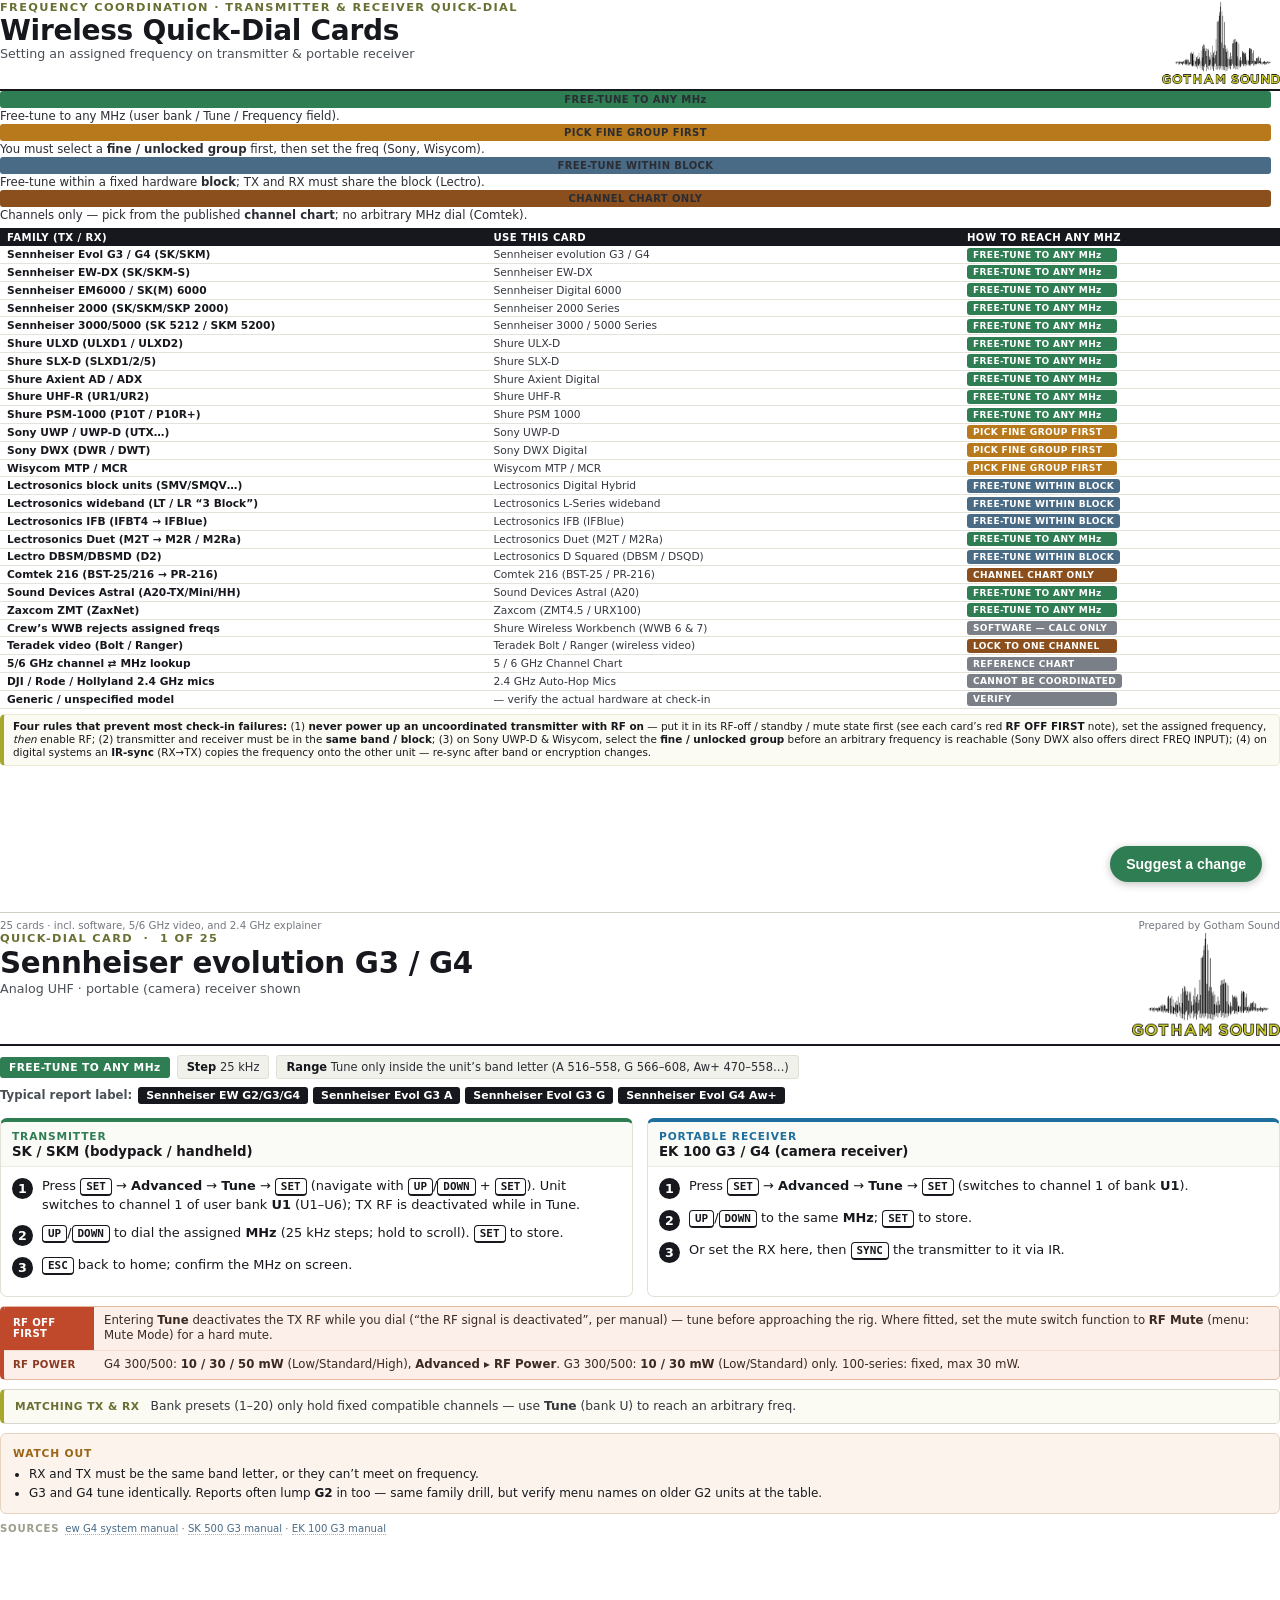
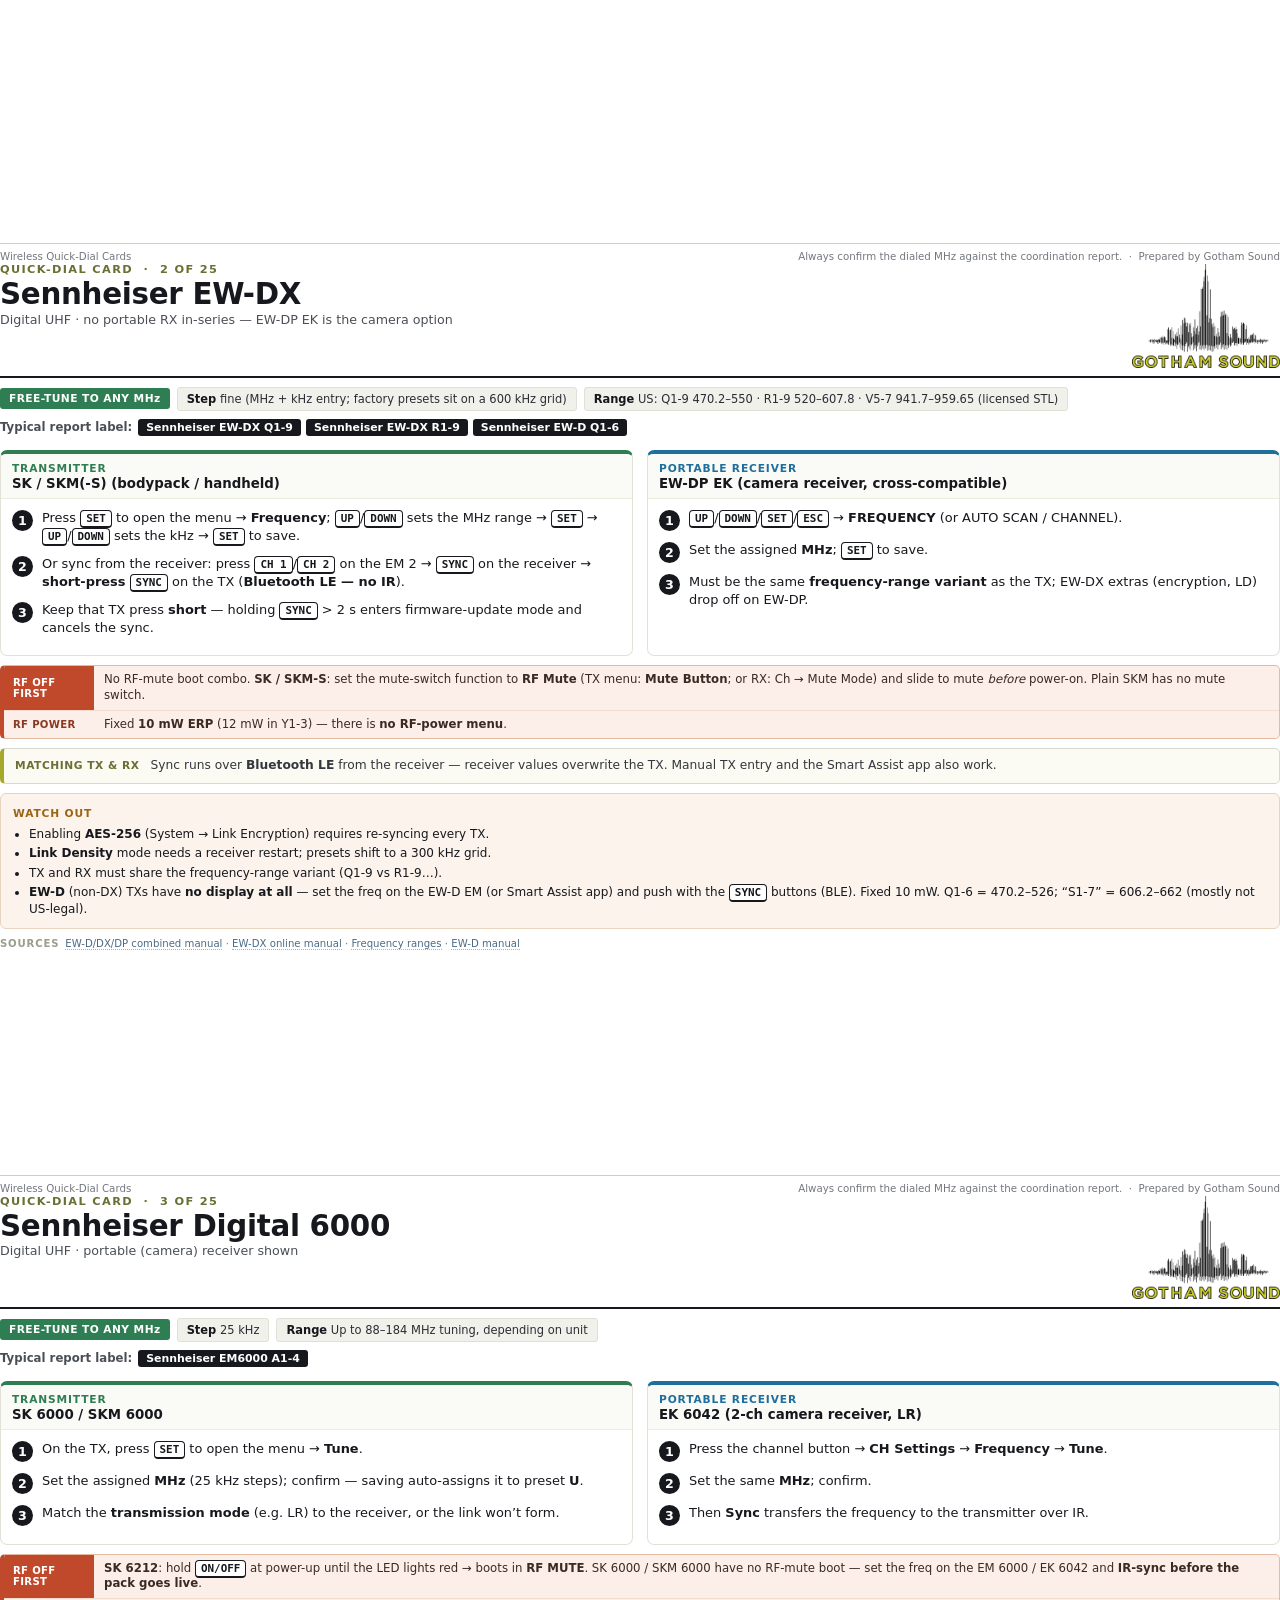
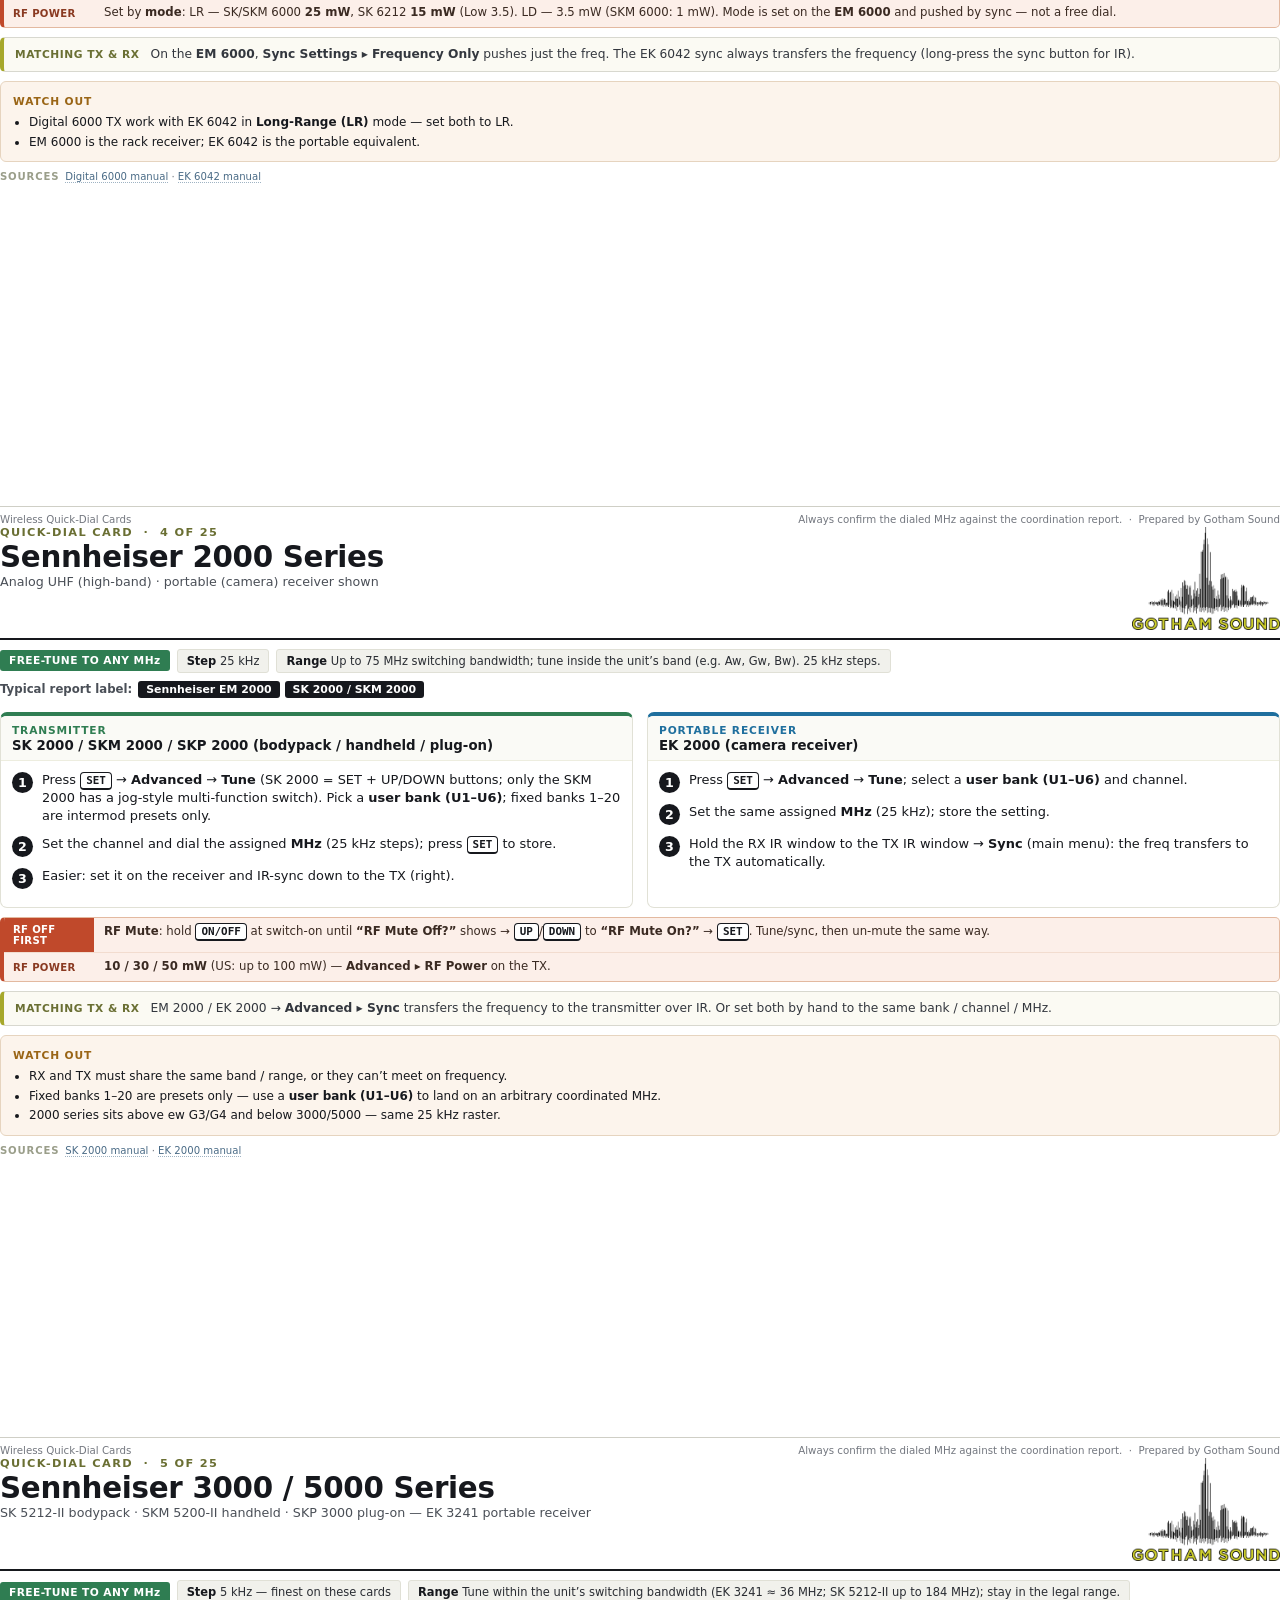
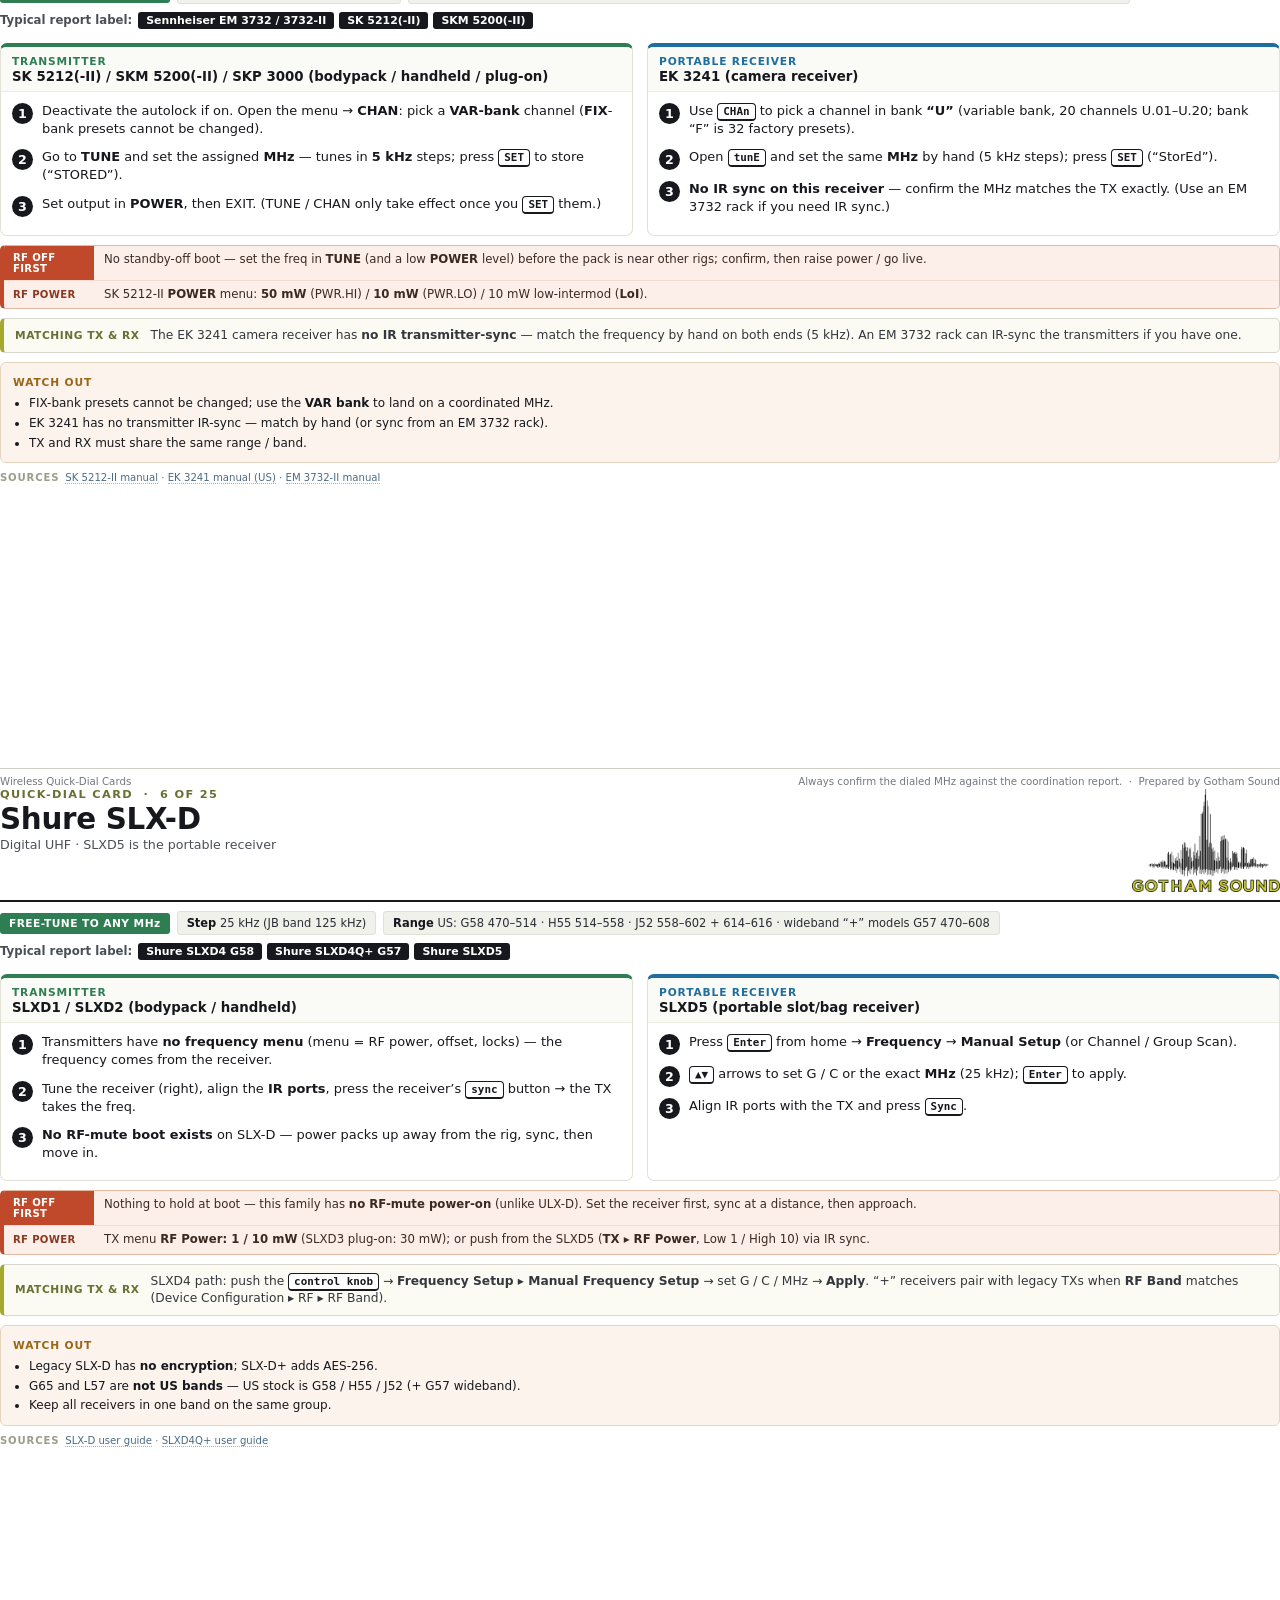
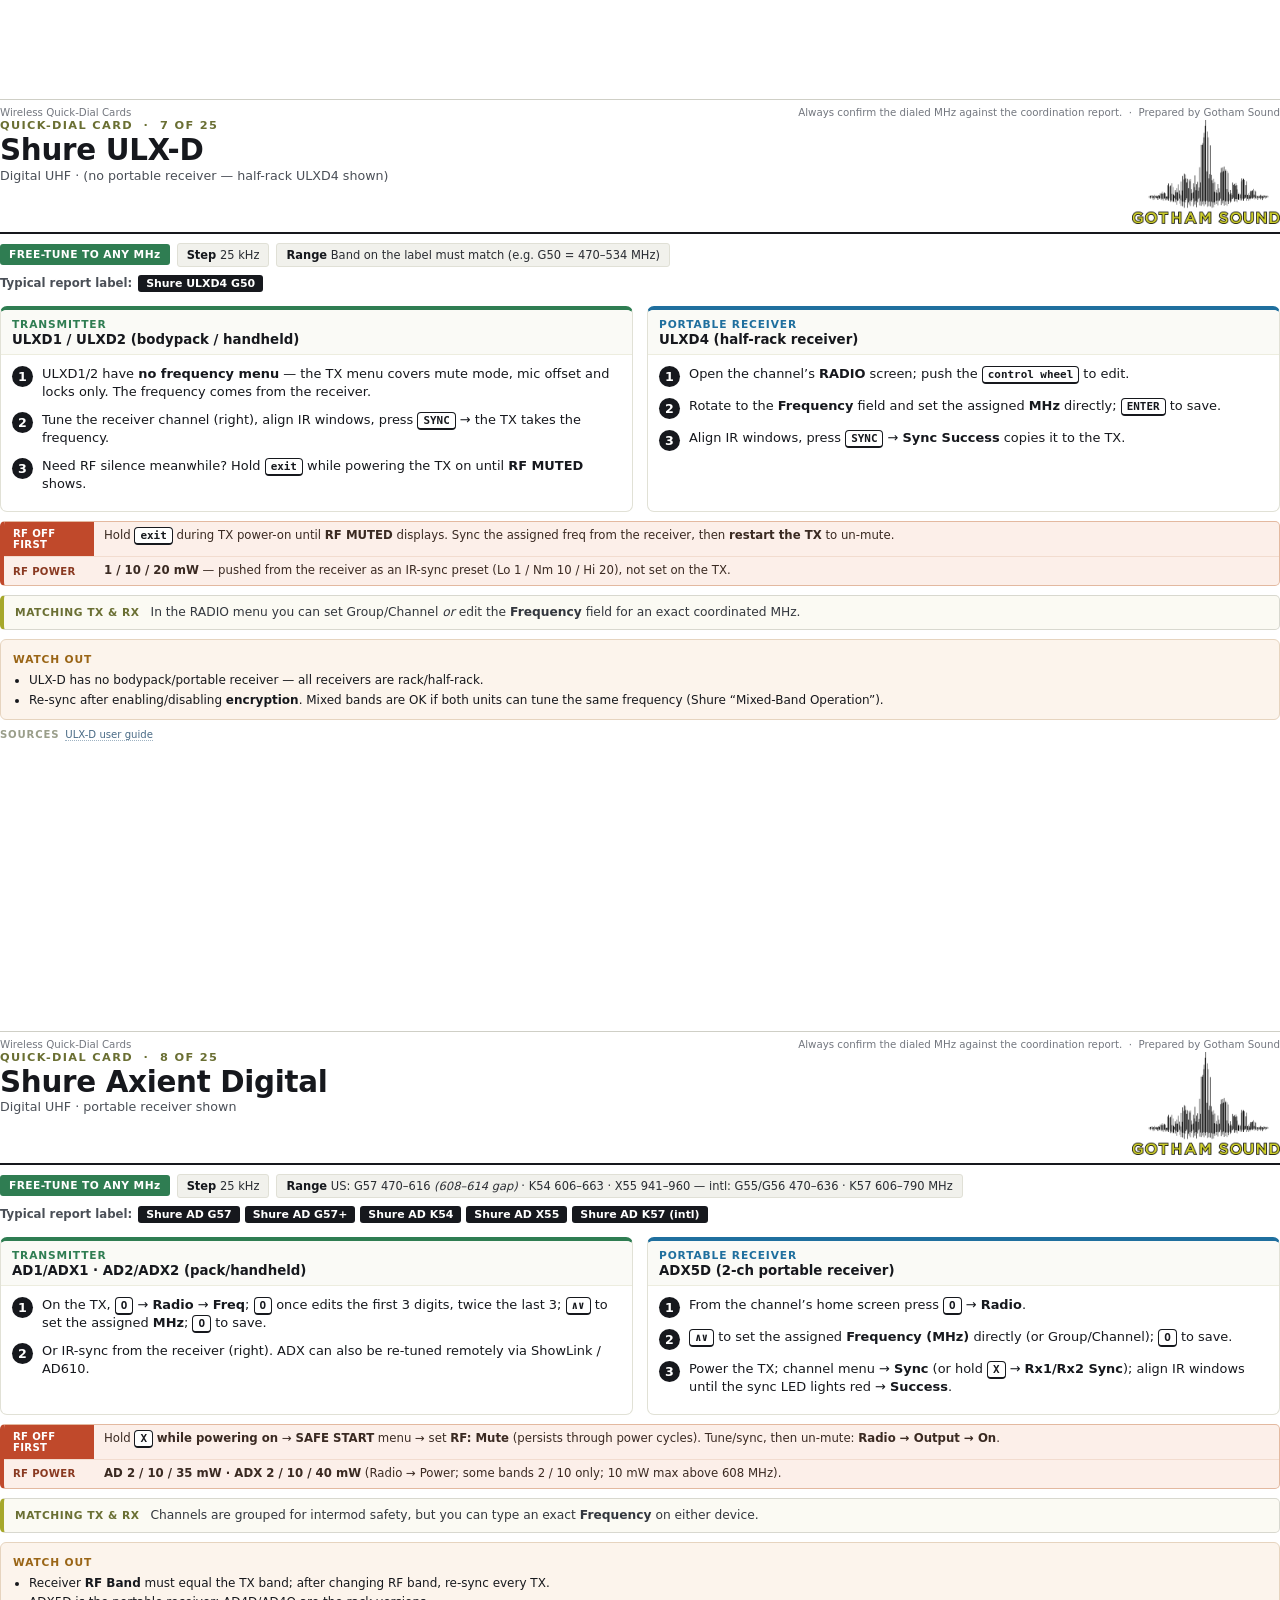
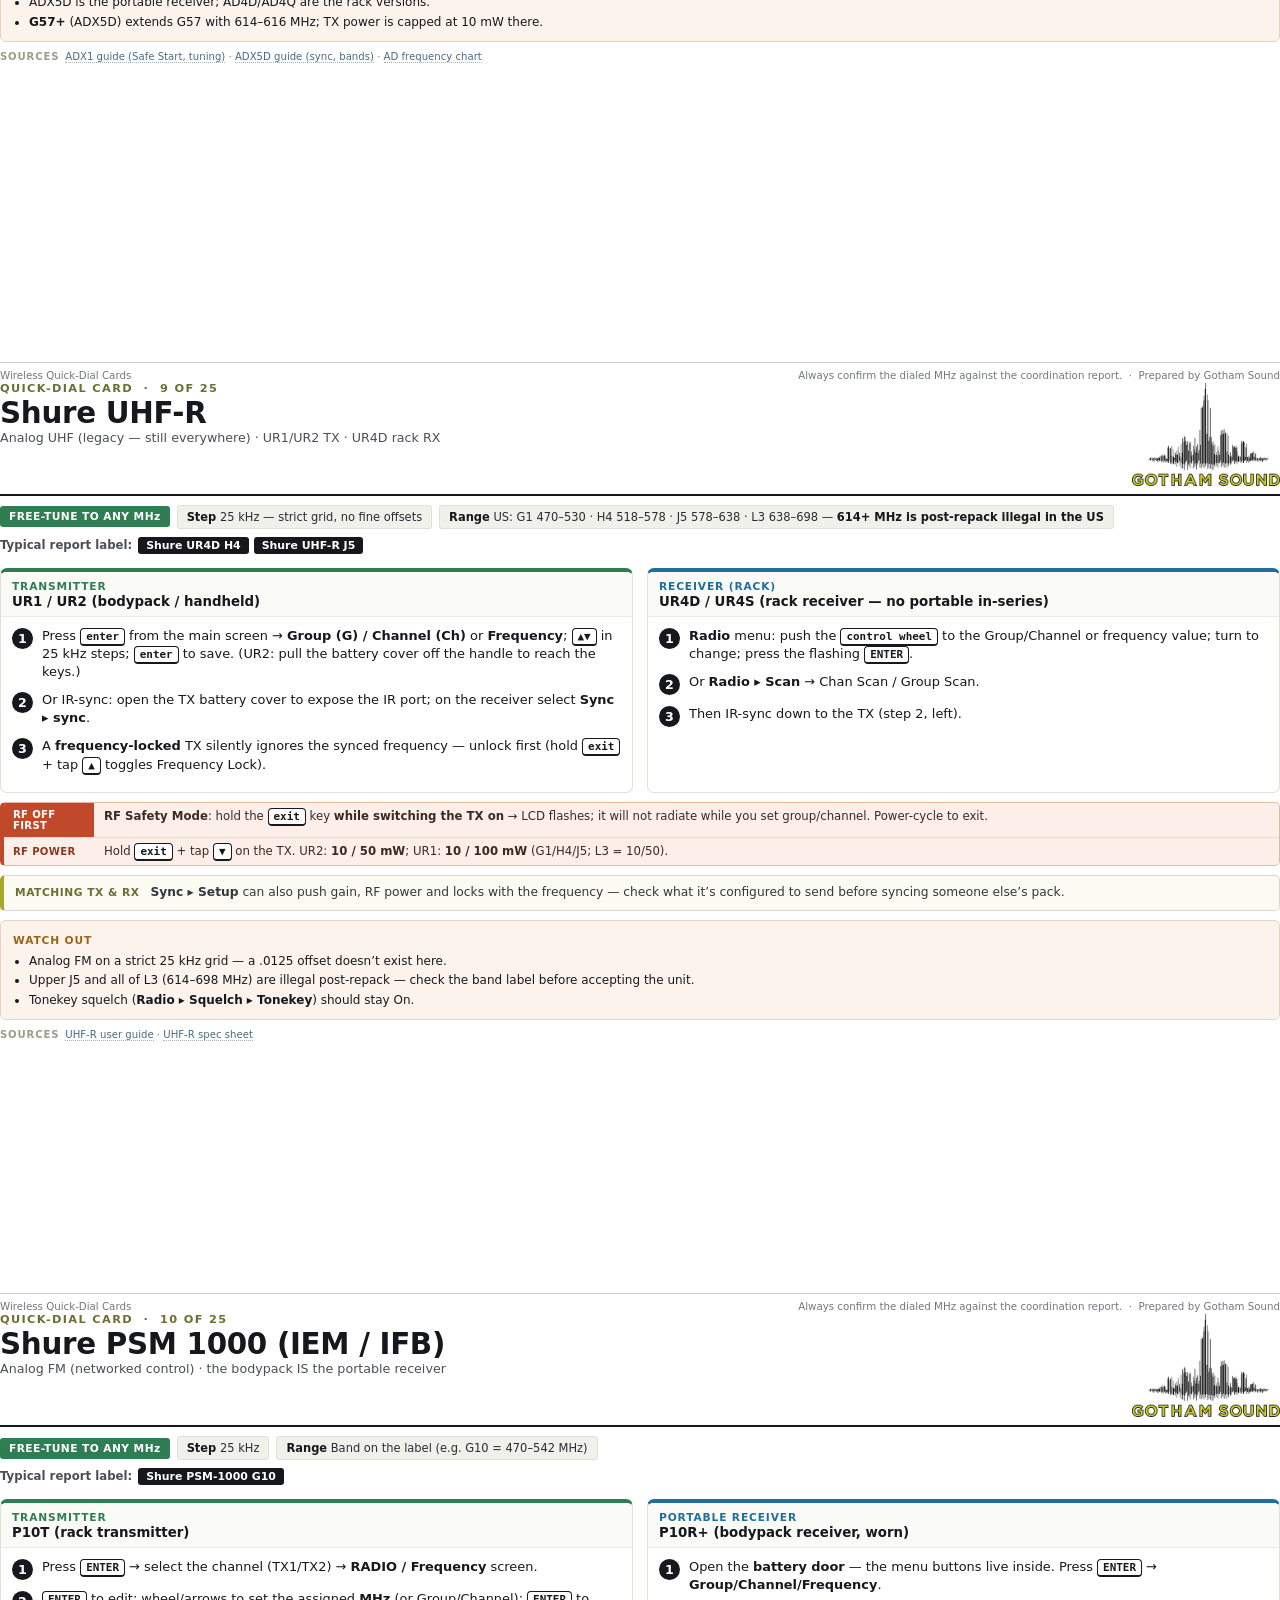
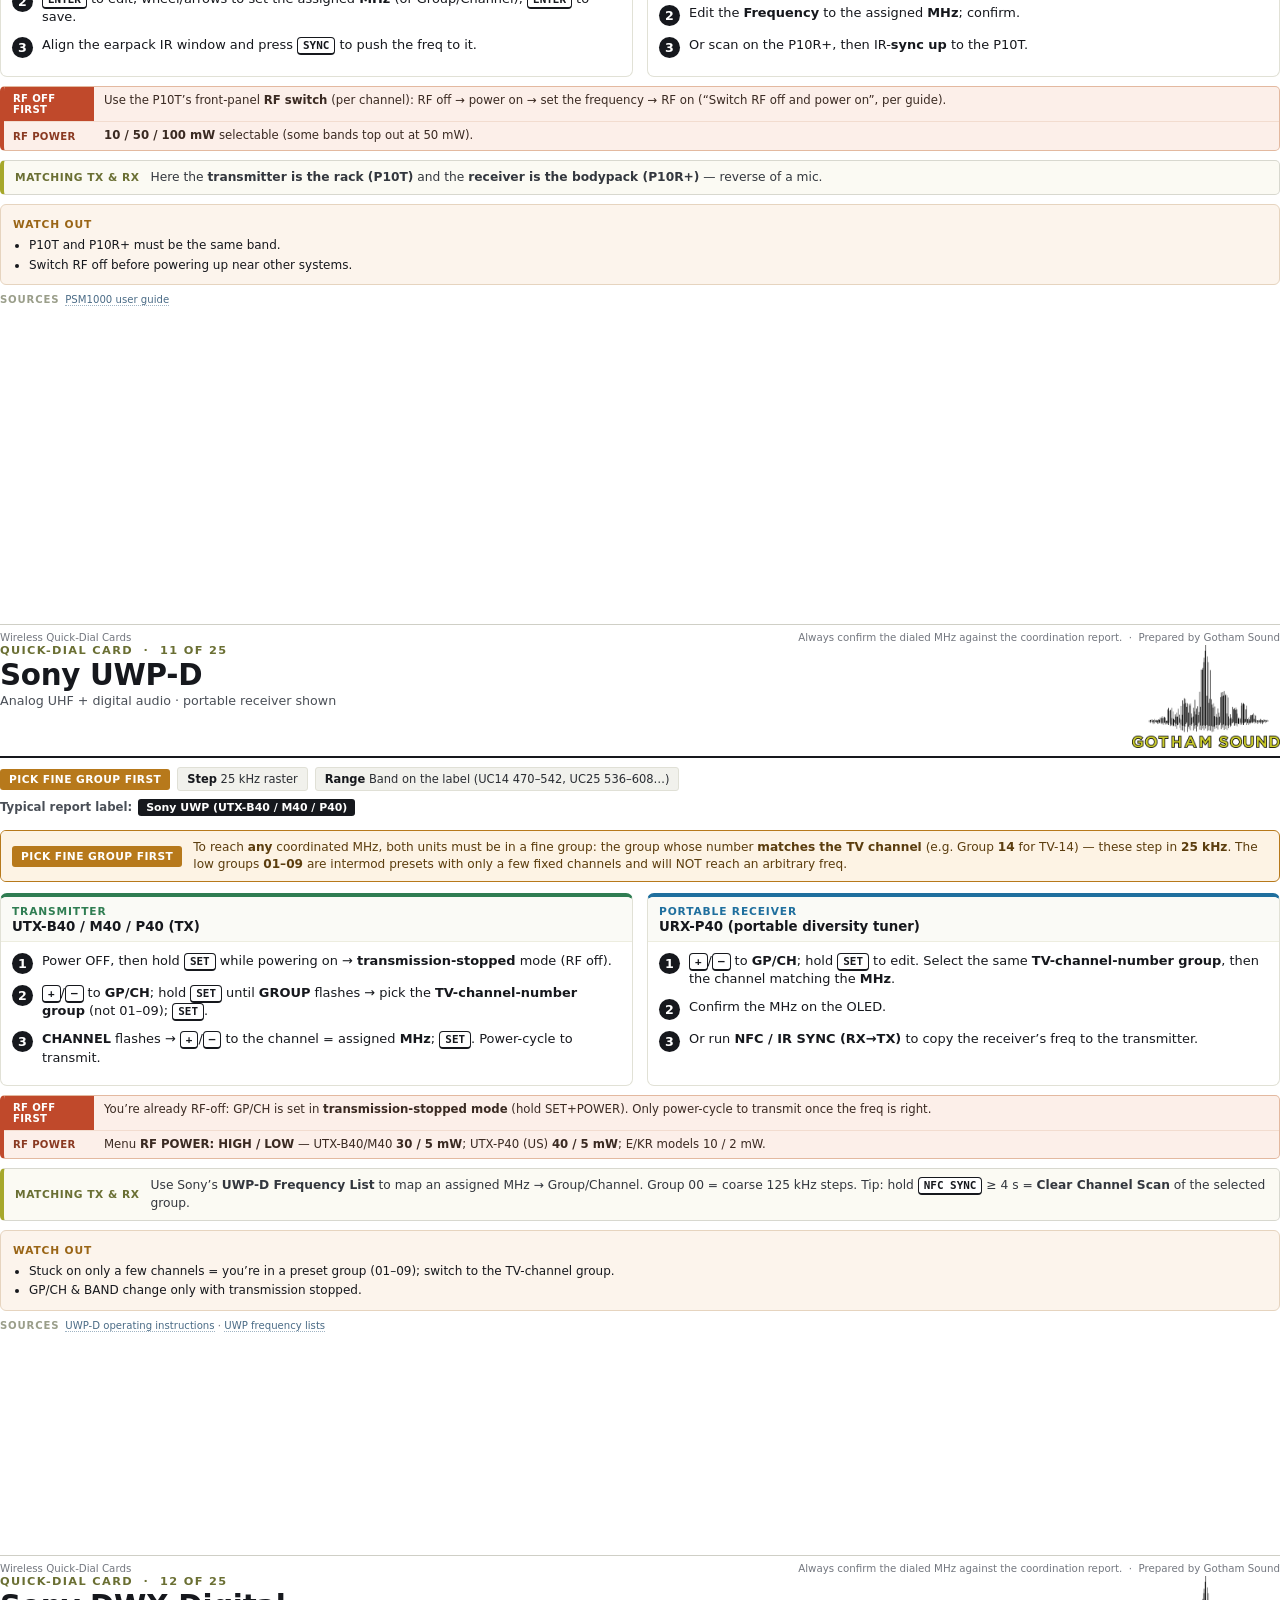
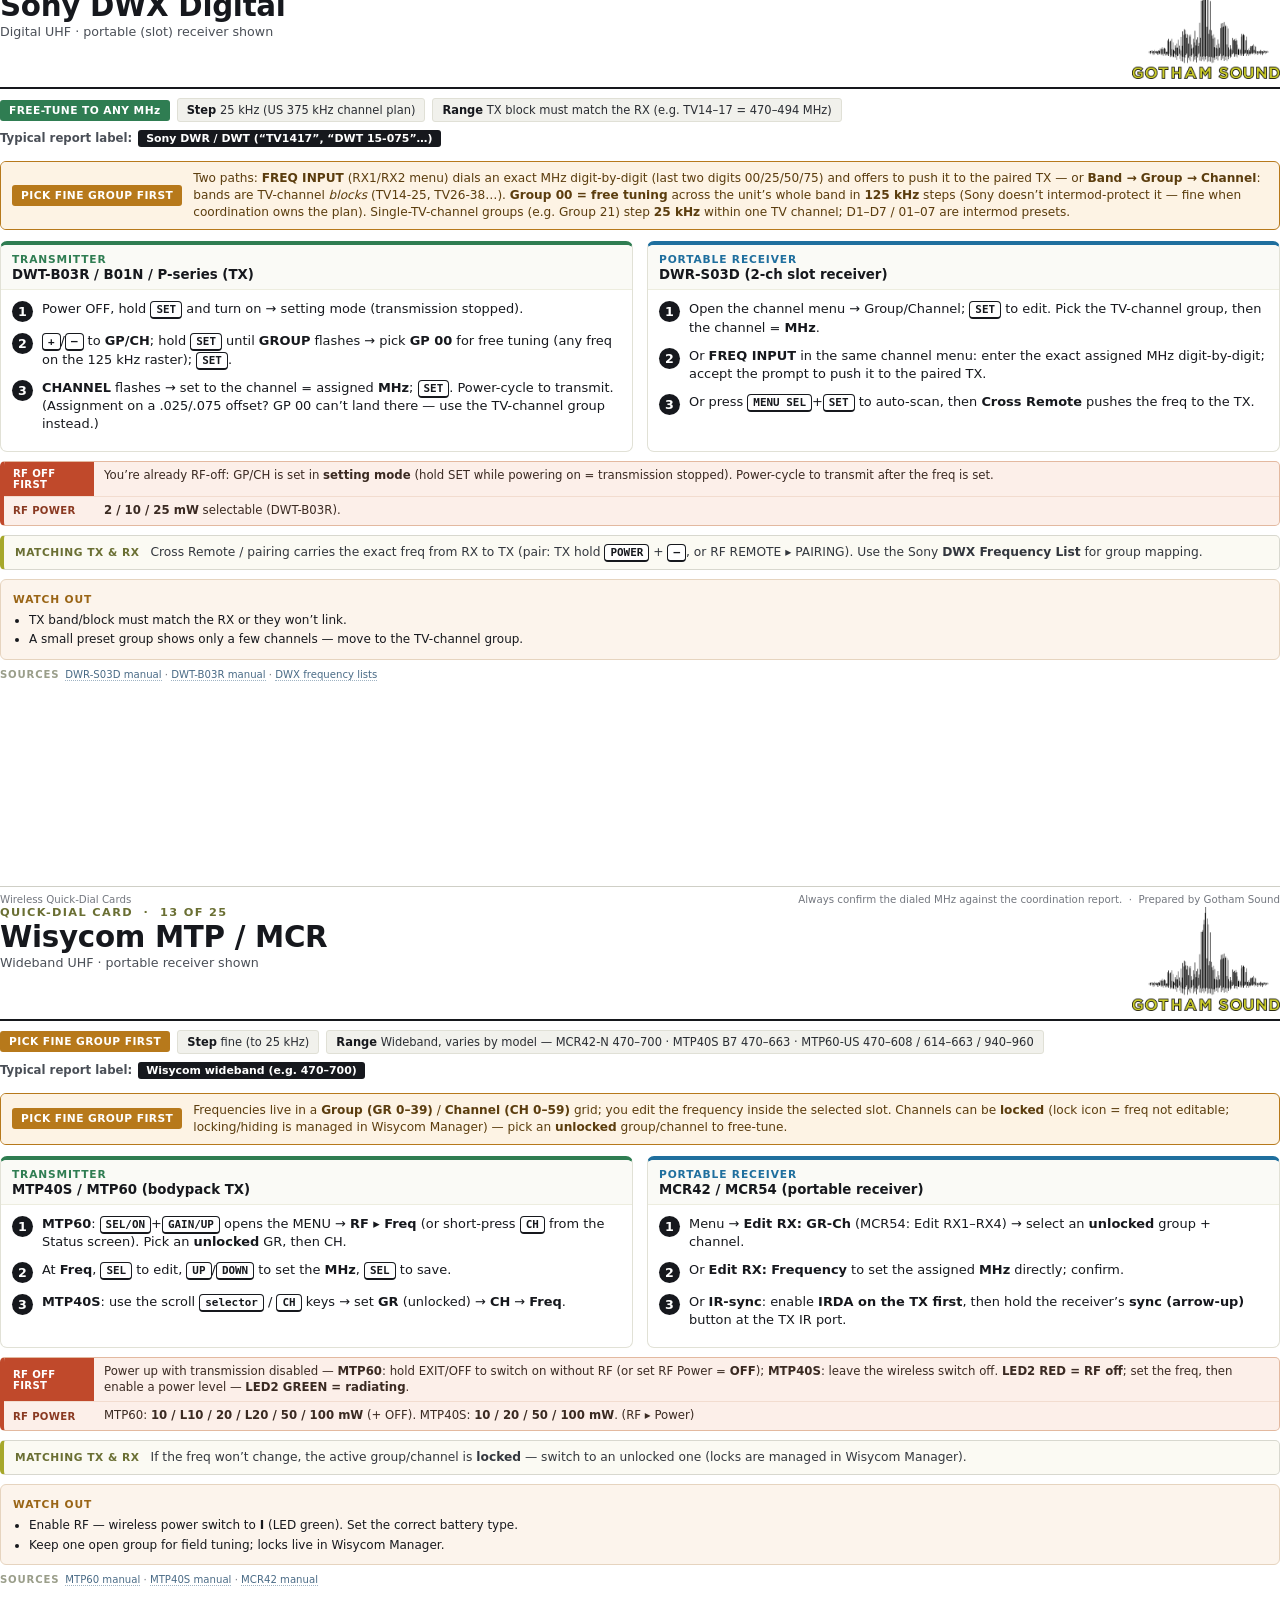
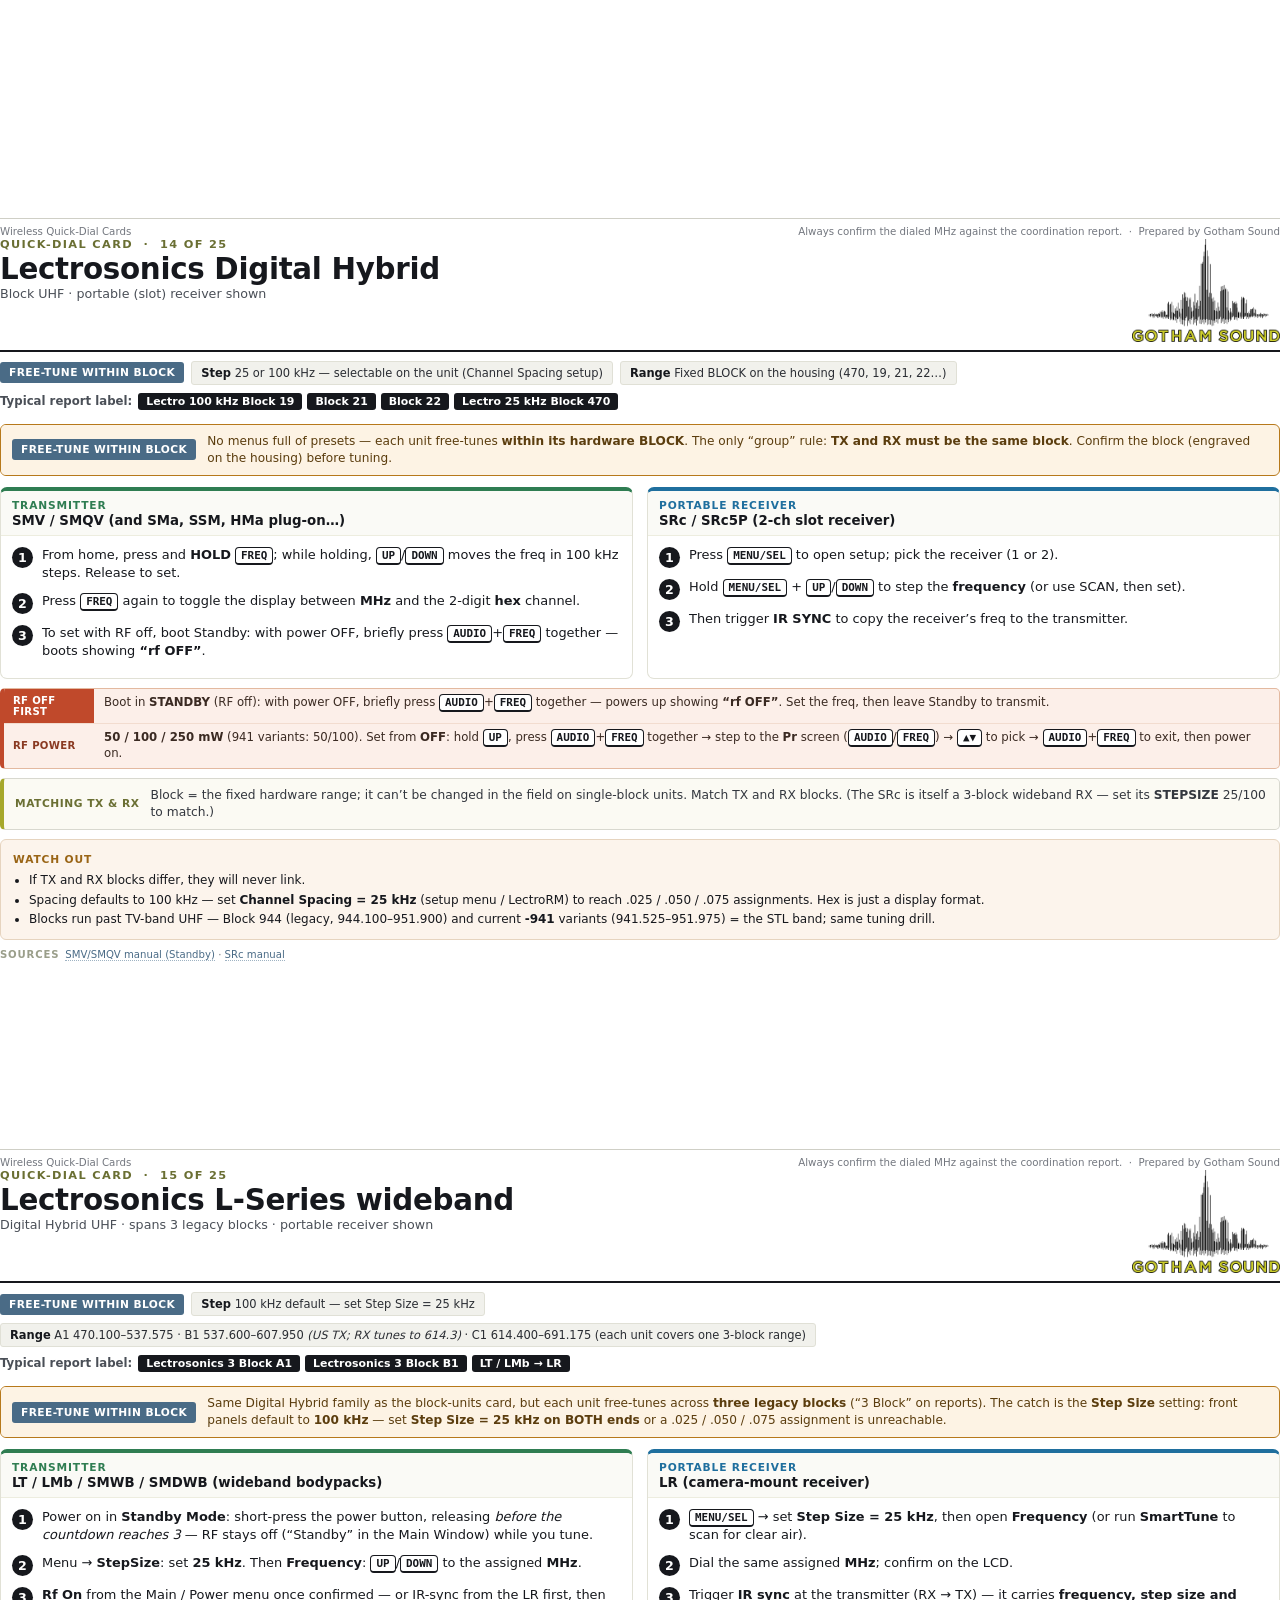
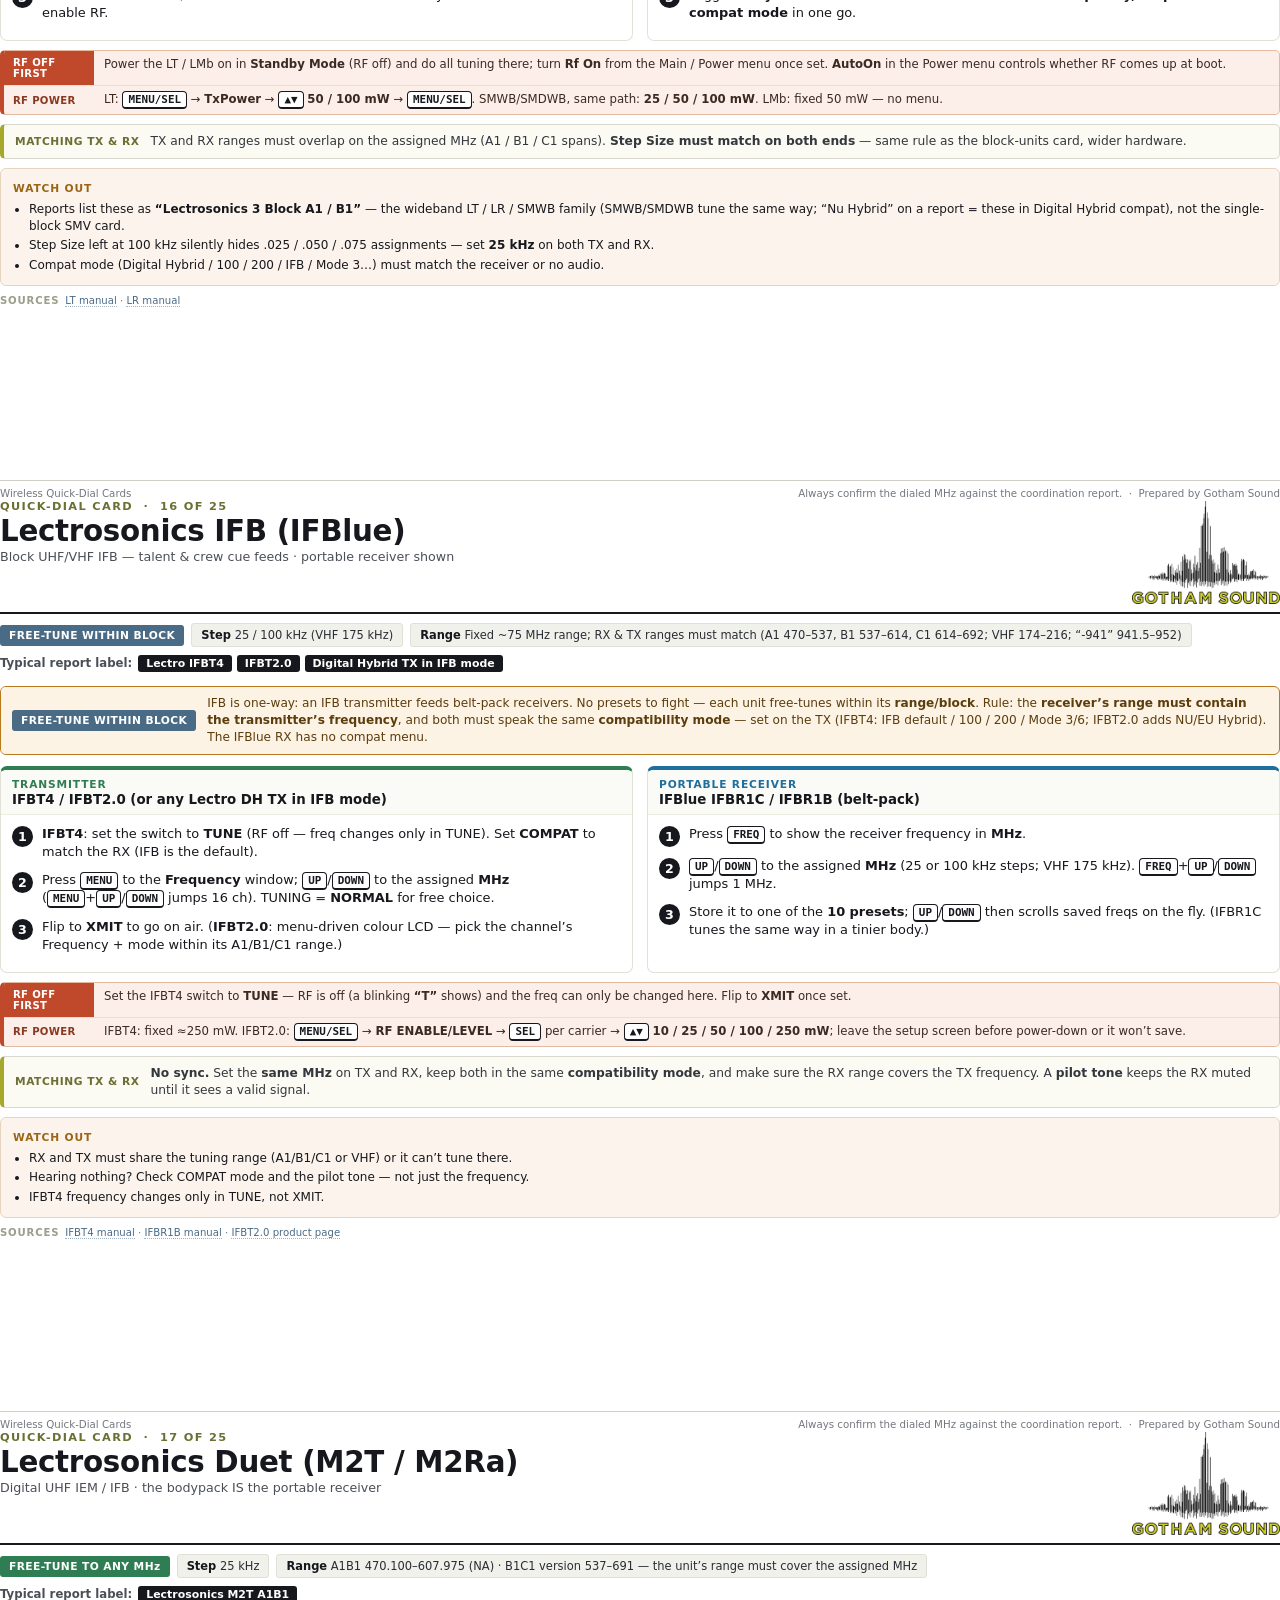
<file: print.html>
<!DOCTYPE html><html><head><meta charset="utf-8"><meta name="viewport" content="width=device-width, initial-scale=1"><title>Wireless Quick-Dial Cards — Gotham Sound</title><style>
@page { size: Letter portrait; margin: 0.4in 0.5in; }
* { box-sizing: border-box; }
html,body { margin:0; padding:0; }
body { font-family:'DejaVu Sans',Arial,Helvetica,sans-serif; color:#16181d; -webkit-print-color-adjust:exact; print-color-adjust:exact; }
.sheet { page-break-after: always; min-height: 9.7in; display:flex; flex-direction:column; }
.sheet:last-child { page-break-after:auto; }

.head { display:flex; justify-content:space-between; align-items:flex-start; gap:16px; border-bottom:2.5px solid #16181d; padding-bottom:8px; }
.eyebrow { font-size:8.5pt; letter-spacing:.12em; font-weight:700; color:#6a6f33; text-transform:uppercase; }
h1 { font-size:22pt; line-height:1.04; margin:3px 0 2px; letter-spacing:-.01em; }
.sub { font-size:9.5pt; color:#4a4f57; }
.logo { width:148px; height:auto; flex:none; margin-top:2px; }

.meta { display:flex; flex-wrap:wrap; gap:7px; margin:9px 0 7px; align-items:center; }
.tag { font-size:8pt; font-weight:800; letter-spacing:.04em; color:#fff; padding:4px 9px; border-radius:3px; white-space:nowrap; }
.t-tune { background:#2f7d52; }
.t-grp  { background:#b7791b; }
.t-blk  { background:#4a6b86; }
.t-chan { background:#8a4f1d; }
.tag.na { background:#7a7f88; }
.pill { font-size:8.6pt; color:#2a2d33; background:#f1f1ec; border:1px solid #e0e0d6; border-radius:3px; padding:4px 9px; }
.pill b { color:#16181d; }

.labelrow { font-size:8.8pt; margin:1px 0 10px; }
.ll { font-weight:700; color:#4a4f57; margin-right:6px; }
.chip { display:inline-block; font-size:8.2pt; background:#16181d; color:#fff; border-radius:3px; padding:2px 8px; margin:0 5px 4px 0; font-weight:600; }

.groupbar { display:flex; align-items:stretch; border:1.6px solid #b7791b; border-radius:6px; overflow:hidden; margin:0 0 11px; background:#fdf3e4; }
.gb-tag { flex:none; background:#fdf3e4; padding:9px 11px; display:flex; align-items:center; }
.gb-txt { font-size:9.1pt; line-height:1.4; padding:8px 11px 8px 0; color:#5b3d0e; }

.procs { display:flex; gap:14px; }
.proc { flex:1; border:1.4px solid #e1e1d6; border-radius:7px; padding:0 0 8px; overflow:hidden; }
.proc.tx { border-top:4px solid #2f7d52; }
.proc.rx { border-top:4px solid #1f6f9e; }
.proc-h { padding:8px 11px 7px; border-bottom:1px solid #ededdf; background:#fafaf6; }
.proc-k { display:block; font-size:8pt; font-weight:800; letter-spacing:.08em; }
.proc.tx .proc-k { color:#2f7d52; }
.proc.rx .proc-k { color:#1f6f9e; }
.proc-m { display:block; font-size:10pt; font-weight:700; color:#16181d; margin-top:1px; }

ol.steps { list-style:none; margin:0; padding:10px 11px 0; }
ol.steps li { display:flex; gap:9px; align-items:flex-start; margin-bottom:10px; }
ol.steps .num { flex:none; width:21px; height:21px; border-radius:50%; background:#16181d; color:#fff; font-weight:800; font-size:9.5pt; display:flex; align-items:center; justify-content:center; margin-top:1px; }
ol.steps .txt { font-size:9.7pt; line-height:1.4; }

kbd { font-family:'DejaVu Sans Mono',monospace; font-size:8.2pt; font-weight:700; background:#fff; border:1.3px solid #16181d; border-bottom-width:2.4px; border-radius:4px; padding:1px 5px; color:#16181d; white-space:nowrap; }

.linkbar { display:flex; align-items:stretch; border:1.3px solid #d8d8cf; border-left:4px solid #A6A82B; border-radius:5px; background:#fbfaf3; margin:9px 0 9px; }
.lk-t { flex:none; font-size:8pt; font-weight:800; letter-spacing:.05em; color:#6a6f33; padding:8px 11px; display:flex; align-items:center; }
.linkbar span:last-child { font-size:9.2pt; line-height:1.4; padding:8px 11px 8px 0; color:#33373e; }

.rfbar { border:1.3px solid #e3b9a0; border-left:4px solid #c0492b; border-radius:5px; background:#fcefe9; margin:9px 0 0; overflow:hidden; }
.rf-row { display:flex; align-items:stretch; border-top:1px solid #f2dccf; }
.rf-row:first-child { border-top:none; }
.rf-k { flex:none; width:90px; font-size:7.6pt; font-weight:800; letter-spacing:.03em; color:#8a3a22; padding:6px 9px; display:flex; align-items:center; }
.rf-k.rf-warn { color:#fff; background:#c0492b; }
.rf-v { font-size:8.8pt; line-height:1.34; padding:6px 10px; color:#3a2a22; }

.watch { border:1.3px solid #e6d4bf; background:#fcf4ec; border-radius:6px; padding:8px 12px; }
.w-t { font-size:8pt; font-weight:800; letter-spacing:.08em; color:#9a6516; }
.watch ul { margin:5px 0 0; padding-left:16px; }
.watch li { font-size:9pt; line-height:1.38; margin-bottom:3px; }

.sources { font-size:7.6pt; color:#73777f; margin-top:7px; line-height:1.5; }
.sources .s-t { font-weight:800; letter-spacing:.08em; color:#9a9e8a; margin-right:6px; }
.sources a { color:#4a6b86; text-decoration:none; border-bottom:.5px dotted #9fb3c3; }
.foot { display:flex; justify-content:space-between; gap:12px; border-top:1px solid #cfcfc6; margin-top:auto; padding-top:6px; font-size:7.7pt; color:#73777f; }

.how { font-size:9.4pt; line-height:1.4; background:#f6f6f1; border:1px solid #e4e4d9; border-radius:6px; padding:8px 11px; margin:9px 0 8px; }
.legend { display:flex; flex-direction:column; gap:4px; margin-bottom:9px; }
.legend span { font-size:9.2pt; color:#2a2d33; vertical-align:middle; }
.legend .tag { margin-right:9px; display:inline-block; min-width:188px; text-align:center; }
table.router { width:100%; border-collapse:collapse; font-size:9.2pt; }
table.router th { background:#16181d; color:#fff; text-align:left; font-size:8.2pt; letter-spacing:.04em; text-transform:uppercase; padding:5px 9px; }
table.router td { border-bottom:1px solid #e3e3da; padding:4.5px 9px; vertical-align:middle; }
.r-lbl { font-weight:600; color:#16181d; width:38%; }
.r-card { color:#33373e; width:37%; }
.r-badge { width:25%; }
.r-badge .tag { display:inline-block; }
.genrule { font-size:8.7pt; line-height:1.4; background:#fbfaf3; border:1px solid #ece9d4; border-left:4px solid #A6A82B; border-radius:5px; padding:8px 11px; margin-top:8px; }
table.bandtable { width:100%; border-collapse:collapse; font-size:8.4pt; margin:0 0 10px; }
table.bandtable th { background:#16181d; color:#fff; font-size:7.4pt; letter-spacing:.04em; text-transform:uppercase; text-align:left; padding:4px 8px; }
table.bandtable td { border-bottom:1px solid #e3e3da; padding:3.5px 8px; vertical-align:top; }
table.bandtable tr.dfs td { background:#fdf3e4; }
table.bandtable tr.ok td { background:#eef7ef; }
.chn { font-family:'DejaVu Sans Mono',monospace; font-size:7.8pt; }
/* 16-card index: compact the router so the index stays on one page */
.router { font-size:8.6pt; }
.router td { padding:2.6px 8px; }
.router .tag { font-size:7.3pt; padding:3px 8px; min-width:170px; }
.legend { gap:2px; margin-bottom:7px; }
.legend span { font-size:8.8pt; }
.legend .tag { min-width:178px; font-size:7.5pt; padding:3px 8px; }
.how { font-size:9pt; padding:7px 11px; margin:7px 0 7px; }
.genrule { font-size:8.4pt; padding:7px 11px; margin-top:7px; }
.sheet:first-of-type .head { padding-bottom:5px; }
.sheet:first-of-type h1 { font-size:21pt; margin:2px 0 1px; }
.sheet:first-of-type .logo { width:118px; }
.sheet:first-of-type .how { font-size:8.7pt; line-height:1.32; padding:6px 10px; margin:6px 0 6px; }
.sheet:first-of-type .legend { gap:1px; margin-bottom:6px; }
.sheet:first-of-type .router td { padding:1.4px 7px; font-size:8pt; }
.sheet:first-of-type .router .tag { font-size:6.8pt; padding:2px 6px; min-width:150px; }
.sheet:first-of-type table.router th { padding:3.5px 7px; font-size:7.6pt; }
.sheet:first-of-type .genrule { font-size:7.8pt; line-height:1.28; padding:5px 9px; margin-top:5px; }
.sheet:first-of-type .how { display:none; }
</style></head>
<body>
<section class="sheet">
  <header class="head">
    <div class="head-l">
      <div class="eyebrow">FREQUENCY COORDINATION · TRANSMITTER &amp; RECEIVER QUICK-DIAL</div>
      <h1>Wireless Quick-Dial Cards</h1>
      <div class="sub">Setting an assigned frequency on transmitter &amp; portable receiver</div>
    </div>
    <img class="logo" src="assets/gotham-logo.png" alt="Gotham Sound"/>
  </header>

  <div class="how">
    <b>How to use:</b> when a unit is checked in, find its family below and turn to the card. Each card has
    <b>two procedures</b> — one for the <b>transmitter</b>, one for the <b>portable receiver</b> — each set up to dial an
    <i>arbitrary</i> assigned frequency, not just a preset. The colored tag says how that family reaches an arbitrary MHz.
  </div>

  <div class="legend">
    <span class="tag t-tune">FREE-TUNE TO ANY MHz</span><span>Free-tune to any MHz (user bank / Tune / Frequency field).</span>
    <span class="tag t-grp">PICK FINE GROUP FIRST</span><span>You must select a <b>fine / unlocked group</b> first, then set the freq (Sony, Wisycom).</span>
    <span class="tag t-blk">FREE-TUNE WITHIN BLOCK</span><span>Free-tune within a fixed hardware <b>block</b>; TX and RX must share the block (Lectro).</span>
    <span class="tag t-chan">CHANNEL CHART ONLY</span><span>Channels only — pick from the published <b>channel chart</b>; no arbitrary MHz dial (Comtek).</span>
  </div>

  <table class="router">
    <thead><tr><th>Family (TX / RX)</th><th>Use this card</th><th>How to reach any MHz</th></tr></thead>
    <tbody><tr><td class="r-lbl">Sennheiser Evol G3 / G4 (SK/SKM)</td><td class="r-card">Sennheiser evolution G3 / G4</td><td class="r-badge"><span class="tag t-tune">FREE-TUNE TO ANY MHz</span></td></tr>
<tr><td class="r-lbl">Sennheiser EW-DX (SK/SKM-S)</td><td class="r-card">Sennheiser EW-DX</td><td class="r-badge"><span class="tag t-tune">FREE-TUNE TO ANY MHz</span></td></tr><tr><td class="r-lbl">Sennheiser EM6000 / SK(M) 6000</td><td class="r-card">Sennheiser Digital 6000</td><td class="r-badge"><span class="tag t-tune">FREE-TUNE TO ANY MHz</span></td></tr><tr><td class="r-lbl">Sennheiser 2000 (SK/SKM/SKP 2000)</td><td class="r-card">Sennheiser 2000 Series</td><td class="r-badge"><span class="tag t-tune">FREE-TUNE TO ANY MHz</span></td></tr><tr><td class="r-lbl">Sennheiser 3000/5000 (SK 5212 / SKM 5200)</td><td class="r-card">Sennheiser 3000 / 5000 Series</td><td class="r-badge"><span class="tag t-tune">FREE-TUNE TO ANY MHz</span></td></tr><tr><td class="r-lbl">Shure ULXD (ULXD1 / ULXD2)</td><td class="r-card">Shure ULX-D</td><td class="r-badge"><span class="tag t-tune">FREE-TUNE TO ANY MHz</span></td></tr>
<tr><td class="r-lbl">Shure SLX-D (SLXD1/2/5)</td><td class="r-card">Shure SLX-D</td><td class="r-badge"><span class="tag t-tune">FREE-TUNE TO ANY MHz</span></td></tr><tr><td class="r-lbl">Shure Axient AD / ADX</td><td class="r-card">Shure Axient Digital</td><td class="r-badge"><span class="tag t-tune">FREE-TUNE TO ANY MHz</span></td></tr>
<tr><td class="r-lbl">Shure UHF-R (UR1/UR2)</td><td class="r-card">Shure UHF-R</td><td class="r-badge"><span class="tag t-tune">FREE-TUNE TO ANY MHz</span></td></tr><tr><td class="r-lbl">Shure PSM-1000 (P10T / P10R+)</td><td class="r-card">Shure PSM 1000</td><td class="r-badge"><span class="tag t-tune">FREE-TUNE TO ANY MHz</span></td></tr><tr><td class="r-lbl">Sony UWP / UWP-D (UTX…)</td><td class="r-card">Sony UWP-D</td><td class="r-badge"><span class="tag t-grp">PICK FINE GROUP FIRST</span></td></tr><tr><td class="r-lbl">Sony DWX (DWR / DWT)</td><td class="r-card">Sony DWX Digital</td><td class="r-badge"><span class="tag t-grp">PICK FINE GROUP FIRST</span></td></tr><tr><td class="r-lbl">Wisycom MTP / MCR</td><td class="r-card">Wisycom MTP / MCR</td><td class="r-badge"><span class="tag t-grp">PICK FINE GROUP FIRST</span></td></tr><tr><td class="r-lbl">Lectrosonics block units (SMV/SMQV…)</td><td class="r-card">Lectrosonics Digital Hybrid</td><td class="r-badge"><span class="tag t-blk">FREE-TUNE WITHIN BLOCK</span></td></tr><tr><td class="r-lbl">Lectrosonics wideband (LT / LR “3 Block”)</td><td class="r-card">Lectrosonics L-Series wideband</td><td class="r-badge"><span class="tag t-blk">FREE-TUNE WITHIN BLOCK</span></td></tr><tr><td class="r-lbl">Lectrosonics IFB (IFBT4 → IFBlue)</td><td class="r-card">Lectrosonics IFB (IFBlue)</td><td class="r-badge"><span class="tag t-blk">FREE-TUNE WITHIN BLOCK</span></td></tr><tr><td class="r-lbl">Lectrosonics Duet (M2T → M2R / M2Ra)</td><td class="r-card">Lectrosonics Duet (M2T / M2Ra)</td><td class="r-badge"><span class="tag t-tune">FREE-TUNE TO ANY MHz</span></td></tr>
<tr><td class="r-lbl">Lectro DBSM/DBSMD (D2)</td><td class="r-card">Lectrosonics D Squared (DBSM / DSQD)</td><td class="r-badge"><span class="tag t-blk">FREE-TUNE WITHIN BLOCK</span></td></tr><tr><td class="r-lbl">Comtek 216 (BST-25/216 → PR-216)</td><td class="r-card">Comtek 216 (BST-25 / PR-216)</td><td class="r-badge"><span class="tag t-chan">CHANNEL CHART ONLY</span></td></tr><tr><td class="r-lbl">Sound Devices Astral (A20-TX/Mini/HH)</td><td class="r-card">Sound Devices Astral (A20)</td><td class="r-badge"><span class="tag t-tune">FREE-TUNE TO ANY MHz</span></td></tr>
<tr><td class="r-lbl">Zaxcom ZMT (ZaxNet)</td><td class="r-card">Zaxcom (ZMT4.5 / URX100)</td><td class="r-badge"><span class="tag t-tune">FREE-TUNE TO ANY MHz</span></td></tr>
<tr><td class="r-lbl">Crew’s WWB rejects assigned freqs</td><td class="r-card">Shure Wireless Workbench (WWB 6 &amp; 7)</td><td class="r-badge"><span class="tag na">SOFTWARE — CALC ONLY</span></td></tr>
<tr><td class="r-lbl">Teradek video (Bolt / Ranger)</td><td class="r-card">Teradek Bolt / Ranger (wireless video)</td><td class="r-badge"><span class="tag t-chan">LOCK TO ONE CHANNEL</span></td></tr>
<tr><td class="r-lbl">5/6 GHz channel ⇄ MHz lookup</td><td class="r-card">5 / 6 GHz Channel Chart</td><td class="r-badge"><span class="tag na">REFERENCE CHART</span></td></tr>
<tr><td class="r-lbl">DJI / Rode / Hollyland 2.4 GHz mics</td><td class="r-card">2.4 GHz Auto-Hop Mics</td><td class="r-badge"><span class="tag na">CANNOT BE COORDINATED</span></td></tr><tr><td class="r-lbl">Generic / unspecified model</td><td class="r-card">— verify the actual hardware at check-in</td><td class="r-badge"><span class="tag na">VERIFY</span></td></tr></tbody>
  </table>

  <div class="genrule">
    <b>Four rules that prevent most check-in failures:</b>
    (1) <b>never power up an uncoordinated transmitter with RF on</b> — put it in its RF-off / standby / mute state first (see each card’s red <b>RF OFF FIRST</b> note), set the assigned frequency, <i>then</i> enable RF;
    (2) transmitter and receiver must be in the <b>same band / block</b>;
    (3) on Sony UWP-D &amp; Wisycom, select the <b>fine / unlocked group</b> before an arbitrary frequency is reachable (Sony DWX also offers direct FREQ INPUT);
    (4) on digital systems an <b>IR-sync</b> (RX→TX) copies the frequency onto the other unit — re-sync after band or encryption changes.
  </div>

  <footer class="foot">
    <span>25 cards · incl. software, 5/6 GHz video, and 2.4 GHz explainer</span>
    <span>Prepared by Gotham Sound</span>
  </footer>
</section>
<section class="sheet">
  <header class="head">
    <div class="head-l">
      <div class="eyebrow">QUICK-DIAL CARD &nbsp;&middot;&nbsp; 1 OF 25</div>
      <h1>Sennheiser evolution G3 / G4</h1>
      <div class="sub">Analog UHF · portable (camera) receiver shown</div>
    </div>
    <img class="logo" src="assets/gotham-logo.png" alt="Gotham Sound"/>
  </header>

  <div class="meta">
    <span class="tag t-tune">FREE-TUNE TO ANY MHz</span>
    <span class="pill"><b>Step</b> 25 kHz</span>
    <span class="pill"><b>Range</b> Tune only inside the unit’s band letter (A 516–558, G 566–608, Aw+ 470–558…)</span>
  </div>

  <div class="labelrow"><span class="ll">Typical report label:</span><span class="chip">Sennheiser EW G2/G3/G4</span><span class="chip">Sennheiser Evol G3 A</span><span class="chip">Sennheiser Evol G3 G</span><span class="chip">Sennheiser Evol G4 Aw+</span></div>
  

  <div class="procs">
    <div class="proc tx">
      <div class="proc-h"><span class="proc-k">TRANSMITTER</span>
        <span class="proc-m">SK / SKM (bodypack / handheld)</span></div>
      <ol class="steps"><li><span class="num">1</span><span class="txt">Press <kbd>SET</kbd> → <b>Advanced</b> → <b>Tune</b> → <kbd>SET</kbd> (navigate with <kbd>UP</kbd>/<kbd>DOWN</kbd> + <kbd>SET</kbd>). Unit switches to channel 1 of user bank <b>U1</b> (U1–U6); TX RF is deactivated while in Tune.</span></li><li><span class="num">2</span><span class="txt"><kbd>UP</kbd>/<kbd>DOWN</kbd> to dial the assigned <b>MHz</b> (25 kHz steps; hold to scroll). <kbd>SET</kbd> to store.</span></li><li><span class="num">3</span><span class="txt"><kbd>ESC</kbd> back to home; confirm the MHz on screen.</span></li></ol>
    </div>
    <div class="proc rx">
      <div class="proc-h"><span class="proc-k">PORTABLE RECEIVER</span>
        <span class="proc-m">EK 100 G3 / G4 (camera receiver)</span></div>
      <ol class="steps"><li><span class="num">1</span><span class="txt">Press <kbd>SET</kbd> → <b>Advanced</b> → <b>Tune</b> → <kbd>SET</kbd> (switches to channel 1 of bank <b>U1</b>).</span></li><li><span class="num">2</span><span class="txt"><kbd>UP</kbd>/<kbd>DOWN</kbd> to the same <b>MHz</b>; <kbd>SET</kbd> to store.</span></li><li><span class="num">3</span><span class="txt">Or set the RX here, then <kbd>SYNC</kbd> the transmitter to it via IR.</span></li></ol>
    </div>
  </div>

  <div class="rfbar">
    <div class="rf-row"><span class="rf-k rf-warn">RF OFF FIRST</span><span class="rf-v">Entering <b>Tune</b> deactivates the TX RF while you dial (“the RF signal is deactivated”, per manual) — tune before approaching the rig. Where fitted, set the mute switch function to <b>RF Mute</b> (menu: Mute Mode) for a hard mute.</span></div>
    <div class="rf-row"><span class="rf-k">RF POWER</span><span class="rf-v">G4 300/500: <b>10 / 30 / 50 mW</b> (Low/Standard/High), <b>Advanced ▸ RF Power</b>. G3 300/500: <b>10 / 30 mW</b> (Low/Standard) only. 100-series: fixed, max 30 mW.</span></div>
  </div>

  <div class="linkbar"><span class="lk-t">MATCHING TX &amp; RX</span><span>Bank presets (1–20) only hold fixed compatible channels — use <b>Tune</b> (bank U) to reach an arbitrary freq.</span></div>

  <div class="watch">
    <span class="w-t">WATCH OUT</span>
    <ul><li>RX and TX must be the same band letter, or they can’t meet on frequency.</li><li>G3 and G4 tune identically. Reports often lump <b>G2</b> in too — same family drill, but verify menu names on older G2 units at the table.</li></ul>
  </div>

  <div class="sources"><span class="s-t">SOURCES</span><a href="https://docs.cloud.sennheiser.com/en-us/ew-g4/ew-g4_bedienungsanleitung_12_2025_en.pdf">ew G4 system manual</a> · <a href="https://web.archive.org/web/2025/https://assets.sennheiser.com/global-downloads/file/10828/SK_500_G3_Manual_12_2016_EN.pdf">SK 500 G3 manual</a> · <a href="https://web.archive.org/web/2021/https://assets.sennheiser.com/global-downloads/file/6358/EK_100_G3_Manual_12_2016_EN.pdf">EK 100 G3 manual</a></div>

  <footer class="foot">
    <span>Wireless Quick-Dial Cards</span>
    <span>Always confirm the dialed MHz against the coordination report. &nbsp;·&nbsp; Prepared by Gotham Sound</span>
  </footer>
</section>

<section class="sheet">
  <header class="head">
    <div class="head-l">
      <div class="eyebrow">QUICK-DIAL CARD &nbsp;&middot;&nbsp; 2 OF 25</div>
      <h1>Sennheiser EW-DX</h1>
      <div class="sub">Digital UHF · no portable RX in-series — EW-DP EK is the camera option</div>
    </div>
    <img class="logo" src="assets/gotham-logo.png" alt="Gotham Sound"/>
  </header>

  <div class="meta">
    <span class="tag t-tune">FREE-TUNE TO ANY MHz</span>
    <span class="pill"><b>Step</b> fine (MHz + kHz entry; factory presets sit on a 600 kHz grid)</span>
    <span class="pill"><b>Range</b> US: Q1-9 470.2–550 · R1-9 520–607.8 · V5-7 941.7–959.65 (licensed STL)</span>
  </div>

  <div class="labelrow"><span class="ll">Typical report label:</span><span class="chip">Sennheiser EW-DX Q1-9</span><span class="chip">Sennheiser EW-DX R1-9</span><span class="chip">Sennheiser EW-D Q1-6</span></div>
  

  <div class="procs">
    <div class="proc tx">
      <div class="proc-h"><span class="proc-k">TRANSMITTER</span>
        <span class="proc-m">SK / SKM(-S) (bodypack / handheld)</span></div>
      <ol class="steps"><li><span class="num">1</span><span class="txt">Press <kbd>SET</kbd> to open the menu → <b>Frequency</b>; <kbd>UP</kbd>/<kbd>DOWN</kbd> sets the MHz range → <kbd>SET</kbd> → <kbd>UP</kbd>/<kbd>DOWN</kbd> sets the kHz → <kbd>SET</kbd> to save.</span></li><li><span class="num">2</span><span class="txt">Or sync from the receiver: press <kbd>CH 1</kbd>/<kbd>CH 2</kbd> on the EM 2 → <kbd>SYNC</kbd> on the receiver → <b>short-press</b> <kbd>SYNC</kbd> on the TX (<b>Bluetooth LE — no IR</b>).</span></li><li><span class="num">3</span><span class="txt">Keep that TX press <b>short</b> — holding <kbd>SYNC</kbd> &gt; 2 s enters firmware-update mode and cancels the sync.</span></li></ol>
    </div>
    <div class="proc rx">
      <div class="proc-h"><span class="proc-k">PORTABLE RECEIVER</span>
        <span class="proc-m">EW-DP EK (camera receiver, cross-compatible)</span></div>
      <ol class="steps"><li><span class="num">1</span><span class="txt"><kbd>UP</kbd>/<kbd>DOWN</kbd>/<kbd>SET</kbd>/<kbd>ESC</kbd> → <b>FREQUENCY</b> (or AUTO SCAN / CHANNEL).</span></li><li><span class="num">2</span><span class="txt">Set the assigned <b>MHz</b>; <kbd>SET</kbd> to save.</span></li><li><span class="num">3</span><span class="txt">Must be the same <b>frequency-range variant</b> as the TX; EW-DX extras (encryption, LD) drop off on EW-DP.</span></li></ol>
    </div>
  </div>

  <div class="rfbar">
    <div class="rf-row"><span class="rf-k rf-warn">RF OFF FIRST</span><span class="rf-v">No RF-mute boot combo. <b>SK / SKM-S</b>: set the mute-switch function to <b>RF Mute</b> (TX menu: <b>Mute Button</b>; or RX: Ch → Mute Mode) and slide to mute <i>before</i> power-on. Plain SKM has no mute switch.</span></div>
    <div class="rf-row"><span class="rf-k">RF POWER</span><span class="rf-v">Fixed <b>10 mW ERP</b> (12 mW in Y1-3) — there is <b>no RF-power menu</b>.</span></div>
  </div>

  <div class="linkbar"><span class="lk-t">MATCHING TX &amp; RX</span><span>Sync runs over <b>Bluetooth LE</b> from the receiver — receiver values overwrite the TX. Manual TX entry and the Smart Assist app also work.</span></div>

  <div class="watch">
    <span class="w-t">WATCH OUT</span>
    <ul><li>Enabling <b>AES-256</b> (System → Link Encryption) requires re-syncing every TX.</li><li><b>Link Density</b> mode needs a receiver restart; presets shift to a 300 kHz grid.</li><li>TX and RX must share the frequency-range variant (Q1-9 vs R1-9…).</li><li><b>EW-D</b> (non-DX) TXs have <b>no display at all</b> — set the freq on the EW-D EM (or Smart Assist app) and push with the <kbd>SYNC</kbd> buttons (BLE). Fixed 10 mW. Q1-6 = 470.2–526; “S1-7” = 606.2–662 (mostly not US-legal).</li></ul>
  </div>

  <div class="sources"><span class="s-t">SOURCES</span><a href="https://www.sennheiser.com/globalassets/digizuite/40783-en-instruction-manual-and-frequently-asked-questions---evolution-wireless-digital-ew-d--ew-dx--ew-dp-pdf.pdf">EW-D/DX/DP combined manual</a> · <a href="https://docs.cloud.sennheiser.com/en-us/ew-d/ew-d/manual.html">EW-DX online manual</a> · <a href="https://docs.cloud.sennheiser.com/en-us/ew-d/ew-d/productinfo-freq-ranges.html">Frequency ranges</a> · <a href="https://assets.sennheiser.com/download/assets/ew-d_instruction_manual_06_2026_en.pdf/092d50fcf2f111f0b4c42e4518a8e27d?attachment=true">EW-D manual</a></div>

  <footer class="foot">
    <span>Wireless Quick-Dial Cards</span>
    <span>Always confirm the dialed MHz against the coordination report. &nbsp;·&nbsp; Prepared by Gotham Sound</span>
  </footer>
</section>
<section class="sheet">
  <header class="head">
    <div class="head-l">
      <div class="eyebrow">QUICK-DIAL CARD &nbsp;&middot;&nbsp; 3 OF 25</div>
      <h1>Sennheiser Digital 6000</h1>
      <div class="sub">Digital UHF · portable (camera) receiver shown</div>
    </div>
    <img class="logo" src="assets/gotham-logo.png" alt="Gotham Sound"/>
  </header>

  <div class="meta">
    <span class="tag t-tune">FREE-TUNE TO ANY MHz</span>
    <span class="pill"><b>Step</b> 25 kHz</span>
    <span class="pill"><b>Range</b> Up to 88–184 MHz tuning, depending on unit</span>
  </div>

  <div class="labelrow"><span class="ll">Typical report label:</span><span class="chip">Sennheiser EM6000 A1-4</span></div>
  

  <div class="procs">
    <div class="proc tx">
      <div class="proc-h"><span class="proc-k">TRANSMITTER</span>
        <span class="proc-m">SK 6000 / SKM 6000</span></div>
      <ol class="steps"><li><span class="num">1</span><span class="txt">On the TX, press <kbd>SET</kbd> to open the menu → <b>Tune</b>.</span></li><li><span class="num">2</span><span class="txt">Set the assigned <b>MHz</b> (25 kHz steps); confirm — saving auto-assigns it to preset <b>U</b>.</span></li><li><span class="num">3</span><span class="txt">Match the <b>transmission mode</b> (e.g. LR) to the receiver, or the link won’t form.</span></li></ol>
    </div>
    <div class="proc rx">
      <div class="proc-h"><span class="proc-k">PORTABLE RECEIVER</span>
        <span class="proc-m">EK 6042 (2-ch camera receiver, LR)</span></div>
      <ol class="steps"><li><span class="num">1</span><span class="txt">Press the channel button → <b>CH Settings</b> → <b>Frequency</b> → <b>Tune</b>.</span></li><li><span class="num">2</span><span class="txt">Set the same <b>MHz</b>; confirm.</span></li><li><span class="num">3</span><span class="txt">Then <b>Sync</b> transfers the frequency to the transmitter over IR.</span></li></ol>
    </div>
  </div>

  <div class="rfbar">
    <div class="rf-row"><span class="rf-k rf-warn">RF OFF FIRST</span><span class="rf-v"><b>SK 6212</b>: hold <kbd>ON/OFF</kbd> at power-up until the LED lights red → boots in <b>RF MUTE</b>. SK 6000 / SKM 6000 have no RF-mute boot — set the freq on the EM 6000 / EK 6042 and <b>IR-sync before the pack goes live</b>.</span></div>
    <div class="rf-row"><span class="rf-k">RF POWER</span><span class="rf-v">Set by <b>mode</b>: LR — SK/SKM 6000 <b>25 mW</b>, SK 6212 <b>15 mW</b> (Low 3.5). LD — 3.5 mW (SKM 6000: 1 mW). Mode is set on the <b>EM 6000</b> and pushed by sync — not a free dial.</span></div>
  </div>

  <div class="linkbar"><span class="lk-t">MATCHING TX &amp; RX</span><span>On the <b>EM 6000</b>, <b>Sync Settings ▸ Frequency Only</b> pushes just the freq. The EK 6042 sync always transfers the frequency (long-press the sync button for IR).</span></div>

  <div class="watch">
    <span class="w-t">WATCH OUT</span>
    <ul><li>Digital 6000 TX work with EK 6042 in <b>Long-Range (LR)</b> mode — set both to LR.</li><li>EM 6000 is the rack receiver; EK 6042 is the portable equivalent.</li></ul>
  </div>

  <div class="sources"><span class="s-t">SOURCES</span><a href="https://docs.cloud.sennheiser.com/en-us/digital-6000/digital-6000_instruction_manual_04_2026_en.pdf">Digital 6000 manual</a> · <a href="https://web.archive.org/web/2023/https://assets.sennheiser.com/global-downloads/file/12330/EK6042_Manual_06_2019_EN.pdf">EK 6042 manual</a></div>

  <footer class="foot">
    <span>Wireless Quick-Dial Cards</span>
    <span>Always confirm the dialed MHz against the coordination report. &nbsp;·&nbsp; Prepared by Gotham Sound</span>
  </footer>
</section>
<section class="sheet">
  <header class="head">
    <div class="head-l">
      <div class="eyebrow">QUICK-DIAL CARD &nbsp;&middot;&nbsp; 4 OF 25</div>
      <h1>Sennheiser 2000 Series</h1>
      <div class="sub">Analog UHF (high-band) · portable (camera) receiver shown</div>
    </div>
    <img class="logo" src="assets/gotham-logo.png" alt="Gotham Sound"/>
  </header>

  <div class="meta">
    <span class="tag t-tune">FREE-TUNE TO ANY MHz</span>
    <span class="pill"><b>Step</b> 25 kHz</span>
    <span class="pill"><b>Range</b> Up to 75 MHz switching bandwidth; tune inside the unit’s band (e.g. Aw, Gw, Bw). 25 kHz steps.</span>
  </div>

  <div class="labelrow"><span class="ll">Typical report label:</span><span class="chip">Sennheiser EM 2000</span><span class="chip">SK 2000 / SKM 2000</span></div>
  

  <div class="procs">
    <div class="proc tx">
      <div class="proc-h"><span class="proc-k">TRANSMITTER</span>
        <span class="proc-m">SK 2000 / SKM 2000 / SKP 2000 (bodypack / handheld / plug-on)</span></div>
      <ol class="steps"><li><span class="num">1</span><span class="txt">Press <kbd>SET</kbd> → <b>Advanced</b> → <b>Tune</b> (SK 2000 = SET + UP/DOWN buttons; only the SKM 2000 has a jog-style multi-function switch). Pick a <b>user bank (U1–U6)</b>; fixed banks 1–20 are intermod presets only.</span></li><li><span class="num">2</span><span class="txt">Set the channel and dial the assigned <b>MHz</b> (25 kHz steps); press <kbd>SET</kbd> to store.</span></li><li><span class="num">3</span><span class="txt">Easier: set it on the receiver and IR-sync down to the TX (right).</span></li></ol>
    </div>
    <div class="proc rx">
      <div class="proc-h"><span class="proc-k">PORTABLE RECEIVER</span>
        <span class="proc-m">EK 2000 (camera receiver)</span></div>
      <ol class="steps"><li><span class="num">1</span><span class="txt">Press <kbd>SET</kbd> → <b>Advanced</b> → <b>Tune</b>; select a <b>user bank (U1–U6)</b> and channel.</span></li><li><span class="num">2</span><span class="txt">Set the same assigned <b>MHz</b> (25 kHz); store the setting.</span></li><li><span class="num">3</span><span class="txt">Hold the RX IR window to the TX IR window → <b>Sync</b> (main menu): the freq transfers to the TX automatically.</span></li></ol>
    </div>
  </div>

  <div class="rfbar">
    <div class="rf-row"><span class="rf-k rf-warn">RF OFF FIRST</span><span class="rf-v"><b>RF Mute</b>: hold <kbd>ON/OFF</kbd> at switch-on until <b>“RF Mute Off?”</b> shows → <kbd>UP</kbd>/<kbd>DOWN</kbd> to <b>“RF Mute On?”</b> → <kbd>SET</kbd>. Tune/sync, then un-mute the same way.</span></div>
    <div class="rf-row"><span class="rf-k">RF POWER</span><span class="rf-v"><b>10 / 30 / 50 mW</b> (US: up to 100 mW) — <b>Advanced ▸ RF Power</b> on the TX.</span></div>
  </div>

  <div class="linkbar"><span class="lk-t">MATCHING TX &amp; RX</span><span>EM 2000 / EK 2000 → <b>Advanced ▸ Sync</b> transfers the frequency to the transmitter over IR. Or set both by hand to the same bank / channel / MHz.</span></div>

  <div class="watch">
    <span class="w-t">WATCH OUT</span>
    <ul><li>RX and TX must share the same band / range, or they can’t meet on frequency.</li><li>Fixed banks 1–20 are presets only — use a <b>user bank (U1–U6)</b> to land on an arbitrary coordinated MHz.</li><li>2000 series sits above ew G3/G4 and below 3000/5000 — same 25 kHz raster.</li></ul>
  </div>

  <div class="sources"><span class="s-t">SOURCES</span><a href="https://web.archive.org/web/2021/https://assets.sennheiser.com/global-downloads/file/8549/SK_2000_Manual_12_2016_EN.pdf">SK 2000 manual</a> · <a href="https://web.archive.org/web/2025/https://assets.sennheiser.com/global-downloads/file/8545/EK_2000_Manual_12_2016_EN.pdf">EK 2000 manual</a></div>

  <footer class="foot">
    <span>Wireless Quick-Dial Cards</span>
    <span>Always confirm the dialed MHz against the coordination report. &nbsp;&middot;&nbsp; Prepared by Gotham Sound</span>
  </footer>
</section>

<section class="sheet">
  <header class="head">
    <div class="head-l">
      <div class="eyebrow">QUICK-DIAL CARD &nbsp;&middot;&nbsp; 5 OF 25</div>
      <h1>Sennheiser 3000 / 5000 Series</h1>
      <div class="sub">SK 5212-II bodypack · SKM 5200-II handheld · SKP 3000 plug-on — EK 3241 portable receiver</div>
    </div>
    <img class="logo" src="assets/gotham-logo.png" alt="Gotham Sound"/>
  </header>

  <div class="meta">
    <span class="tag t-tune">FREE-TUNE TO ANY MHz</span>
    <span class="pill"><b>Step</b> 5 kHz — finest on these cards</span>
    <span class="pill"><b>Range</b> Tune within the unit’s switching bandwidth (EK 3241 ≈ 36 MHz; SK 5212-II up to 184 MHz); stay in the legal range.</span>
  </div>

  <div class="labelrow"><span class="ll">Typical report label:</span><span class="chip">Sennheiser EM 3732 / 3732-II</span><span class="chip">SK 5212(-II)</span><span class="chip">SKM 5200(-II)</span></div>
  

  <div class="procs">
    <div class="proc tx">
      <div class="proc-h"><span class="proc-k">TRANSMITTER</span>
        <span class="proc-m">SK 5212(-II) / SKM 5200(-II) / SKP 3000 (bodypack / handheld / plug-on)</span></div>
      <ol class="steps"><li><span class="num">1</span><span class="txt">Deactivate the autolock if on. Open the menu → <b>CHAN</b>: pick a <b>VAR-bank</b> channel (<b>FIX</b>-bank presets cannot be changed).</span></li><li><span class="num">2</span><span class="txt">Go to <b>TUNE</b> and set the assigned <b>MHz</b> — tunes in <b>5 kHz</b> steps; press <kbd>SET</kbd> to store (“STORED”).</span></li><li><span class="num">3</span><span class="txt">Set output in <b>POWER</b>, then EXIT. (TUNE / CHAN only take effect once you <kbd>SET</kbd> them.)</span></li></ol>
    </div>
    <div class="proc rx">
      <div class="proc-h"><span class="proc-k">PORTABLE RECEIVER</span>
        <span class="proc-m">EK 3241 (camera receiver)</span></div>
      <ol class="steps"><li><span class="num">1</span><span class="txt">Use <kbd>CHAn</kbd> to pick a channel in bank <b>“U”</b> (variable bank, 20 channels U.01–U.20; bank “F” is 32 factory presets).</span></li><li><span class="num">2</span><span class="txt">Open <kbd>tunE</kbd> and set the same <b>MHz</b> by hand (5 kHz steps); press <kbd>SET</kbd> (“StorEd”).</span></li><li><span class="num">3</span><span class="txt"><b>No IR sync on this receiver</b> — confirm the MHz matches the TX exactly. (Use an EM 3732 rack if you need IR sync.)</span></li></ol>
    </div>
  </div>

  <div class="rfbar">
    <div class="rf-row"><span class="rf-k rf-warn">RF OFF FIRST</span><span class="rf-v">No standby-off boot — set the freq in <b>TUNE</b> (and a low <b>POWER</b> level) before the pack is near other rigs; confirm, then raise power / go live.</span></div>
    <div class="rf-row"><span class="rf-k">RF POWER</span><span class="rf-v">SK 5212-II <b>POWER</b> menu: <b>50 mW</b> (PWR.HI) / <b>10 mW</b> (PWR.LO) / 10 mW low-intermod (<b>LoI</b>).</span></div>
  </div>

  <div class="linkbar"><span class="lk-t">MATCHING TX &amp; RX</span><span>The EK 3241 camera receiver has <b>no IR transmitter-sync</b> — match the frequency by hand on both ends (5 kHz). An EM 3732 rack can IR-sync the transmitters if you have one.</span></div>

  <div class="watch">
    <span class="w-t">WATCH OUT</span>
    <ul><li>FIX-bank presets cannot be changed; use the <b>VAR bank</b> to land on a coordinated MHz.</li><li>EK 3241 has no transmitter IR-sync — match by hand (or sync from an EM 3732 rack).</li><li>TX and RX must share the same range / band.</li></ul>
  </div>

  <div class="sources"><span class="s-t">SOURCES</span><a href="https://web.archive.org/web/2024/https://assets.sennheiser.com/global-downloads/file/6846/SK_5212-II_Manual_11_2010_EN.pdf">SK 5212-II manual</a> · <a href="https://web.archive.org/web/2021/https://assets.sennheiser.com/global-downloads/file/12024/EK_3241_532026_0209_INT_US.pdf">EK 3241 manual (US)</a> · <a href="https://web.archive.org/web/2021/https://assets.sennheiser.com/global-downloads/file/10500/EM_3732-II_Manual_10_2019_EN.pdf">EM 3732-II manual</a></div>

  <footer class="foot">
    <span>Wireless Quick-Dial Cards</span>
    <span>Always confirm the dialed MHz against the coordination report. &nbsp;&middot;&nbsp; Prepared by Gotham Sound</span>
  </footer>
</section>

<section class="sheet">
  <header class="head">
    <div class="head-l">
      <div class="eyebrow">QUICK-DIAL CARD &nbsp;&middot;&nbsp; 6 OF 25</div>
      <h1>Shure SLX-D</h1>
      <div class="sub">Digital UHF · SLXD5 is the portable receiver</div>
    </div>
    <img class="logo" src="assets/gotham-logo.png" alt="Gotham Sound"/>
  </header>

  <div class="meta">
    <span class="tag t-tune">FREE-TUNE TO ANY MHz</span>
    <span class="pill"><b>Step</b> 25 kHz (JB band 125 kHz)</span>
    <span class="pill"><b>Range</b> US: G58 470–514 · H55 514–558 · J52 558–602 + 614–616 · wideband “+” models G57 470–608</span>
  </div>

  <div class="labelrow"><span class="ll">Typical report label:</span><span class="chip">Shure SLXD4 G58</span><span class="chip">Shure SLXD4Q+ G57</span><span class="chip">Shure SLXD5</span></div>
  

  <div class="procs">
    <div class="proc tx">
      <div class="proc-h"><span class="proc-k">TRANSMITTER</span>
        <span class="proc-m">SLXD1 / SLXD2 (bodypack / handheld)</span></div>
      <ol class="steps"><li><span class="num">1</span><span class="txt">Transmitters have <b>no frequency menu</b> (menu = RF power, offset, locks) — the frequency comes from the receiver.</span></li><li><span class="num">2</span><span class="txt">Tune the receiver (right), align the <b>IR ports</b>, press the receiver’s <kbd>sync</kbd> button → the TX takes the freq.</span></li><li><span class="num">3</span><span class="txt"><b>No RF-mute boot exists</b> on SLX-D — power packs up away from the rig, sync, then move in.</span></li></ol>
    </div>
    <div class="proc rx">
      <div class="proc-h"><span class="proc-k">PORTABLE RECEIVER</span>
        <span class="proc-m">SLXD5 (portable slot/bag receiver)</span></div>
      <ol class="steps"><li><span class="num">1</span><span class="txt">Press <kbd>Enter</kbd> from home → <b>Frequency</b> → <b>Manual Setup</b> (or Channel / Group Scan).</span></li><li><span class="num">2</span><span class="txt"><kbd>▲▼</kbd> arrows to set G / C or the exact <b>MHz</b> (25 kHz); <kbd>Enter</kbd> to apply.</span></li><li><span class="num">3</span><span class="txt">Align IR ports with the TX and press <kbd>Sync</kbd>.</span></li></ol>
    </div>
  </div>

  <div class="rfbar">
    <div class="rf-row"><span class="rf-k rf-warn">RF OFF FIRST</span><span class="rf-v">Nothing to hold at boot — this family has <b>no RF-mute power-on</b> (unlike ULX-D). Set the receiver first, sync at a distance, then approach.</span></div>
    <div class="rf-row"><span class="rf-k">RF POWER</span><span class="rf-v">TX menu <b>RF Power: 1 / 10 mW</b> (SLXD3 plug-on: 30 mW); or push from the SLXD5 (<b>TX ▸ RF Power</b>, Low 1 / High 10) via IR sync.</span></div>
  </div>

  <div class="linkbar"><span class="lk-t">MATCHING TX &amp; RX</span><span>SLXD4 path: push the <kbd>control knob</kbd> → <b>Frequency Setup ▸ Manual Frequency Setup</b> → set G / C / MHz → <b>Apply</b>. “+” receivers pair with legacy TXs when <b>RF Band</b> matches (Device Configuration ▸ RF ▸ RF Band).</span></div>

  <div class="watch">
    <span class="w-t">WATCH OUT</span>
    <ul><li>Legacy SLX-D has <b>no encryption</b>; SLX-D+ adds AES-256.</li><li>G65 and L57 are <b>not US bands</b> — US stock is G58 / H55 / J52 (+ G57 wideband).</li><li>Keep all receivers in one band on the same group.</li></ul>
  </div>

  <div class="sources"><span class="s-t">SOURCES</span><a href="https://pubs.shure.com/guide/SLXD">SLX-D user guide</a> · <a href="https://pubs.shure.com/guide/SLXD4Qplus">SLXD4Q+ user guide</a></div>

  <footer class="foot">
    <span>Wireless Quick-Dial Cards</span>
    <span>Always confirm the dialed MHz against the coordination report. &nbsp;·&nbsp; Prepared by Gotham Sound</span>
  </footer>
</section>

<section class="sheet">
  <header class="head">
    <div class="head-l">
      <div class="eyebrow">QUICK-DIAL CARD &nbsp;&middot;&nbsp; 7 OF 25</div>
      <h1>Shure ULX-D</h1>
      <div class="sub">Digital UHF · (no portable receiver — half-rack ULXD4 shown)</div>
    </div>
    <img class="logo" src="assets/gotham-logo.png" alt="Gotham Sound"/>
  </header>

  <div class="meta">
    <span class="tag t-tune">FREE-TUNE TO ANY MHz</span>
    <span class="pill"><b>Step</b> 25 kHz</span>
    <span class="pill"><b>Range</b> Band on the label must match (e.g. G50 = 470–534 MHz)</span>
  </div>

  <div class="labelrow"><span class="ll">Typical report label:</span><span class="chip">Shure ULXD4 G50</span></div>
  

  <div class="procs">
    <div class="proc tx">
      <div class="proc-h"><span class="proc-k">TRANSMITTER</span>
        <span class="proc-m">ULXD1 / ULXD2 (bodypack / handheld)</span></div>
      <ol class="steps"><li><span class="num">1</span><span class="txt">ULXD1/2 have <b>no frequency menu</b> — the TX menu covers mute mode, mic offset and locks only. The frequency comes from the receiver.</span></li><li><span class="num">2</span><span class="txt">Tune the receiver channel (right), align IR windows, press <kbd>SYNC</kbd> → the TX takes the frequency.</span></li><li><span class="num">3</span><span class="txt">Need RF silence meanwhile? Hold <kbd>exit</kbd> while powering the TX on until <b>RF MUTED</b> shows.</span></li></ol>
    </div>
    <div class="proc rx">
      <div class="proc-h"><span class="proc-k">PORTABLE RECEIVER</span>
        <span class="proc-m">ULXD4 (half-rack receiver)</span></div>
      <ol class="steps"><li><span class="num">1</span><span class="txt">Open the channel’s <b>RADIO</b> screen; push the <kbd>control wheel</kbd> to edit.</span></li><li><span class="num">2</span><span class="txt">Rotate to the <b>Frequency</b> field and set the assigned <b>MHz</b> directly; <kbd>ENTER</kbd> to save.</span></li><li><span class="num">3</span><span class="txt">Align IR windows, press <kbd>SYNC</kbd> → <b>Sync Success</b> copies it to the TX.</span></li></ol>
    </div>
  </div>

  <div class="rfbar">
    <div class="rf-row"><span class="rf-k rf-warn">RF OFF FIRST</span><span class="rf-v">Hold <kbd>exit</kbd> during TX power-on until <b>RF MUTED</b> displays. Sync the assigned freq from the receiver, then <b>restart the TX</b> to un-mute.</span></div>
    <div class="rf-row"><span class="rf-k">RF POWER</span><span class="rf-v"><b>1 / 10 / 20 mW</b> — pushed from the receiver as an IR-sync preset (Lo 1 / Nm 10 / Hi 20), not set on the TX.</span></div>
  </div>

  <div class="linkbar"><span class="lk-t">MATCHING TX &amp; RX</span><span>In the RADIO menu you can set Group/Channel <i>or</i> edit the <b>Frequency</b> field for an exact coordinated MHz.</span></div>

  <div class="watch">
    <span class="w-t">WATCH OUT</span>
    <ul><li>ULX-D has no bodypack/portable receiver — all receivers are rack/half-rack.</li><li>Re-sync after enabling/disabling <b>encryption</b>. Mixed bands are OK if both units can tune the same frequency (Shure “Mixed-Band Operation”).</li></ul>
  </div>

  <div class="sources"><span class="s-t">SOURCES</span><a href="https://pubs.shure.com/view/guide/ULXD/en-US.pdf">ULX-D user guide</a></div>

  <footer class="foot">
    <span>Wireless Quick-Dial Cards</span>
    <span>Always confirm the dialed MHz against the coordination report. &nbsp;·&nbsp; Prepared by Gotham Sound</span>
  </footer>
</section>
<section class="sheet">
  <header class="head">
    <div class="head-l">
      <div class="eyebrow">QUICK-DIAL CARD &nbsp;&middot;&nbsp; 8 OF 25</div>
      <h1>Shure Axient Digital</h1>
      <div class="sub">Digital UHF · portable receiver shown</div>
    </div>
    <img class="logo" src="assets/gotham-logo.png" alt="Gotham Sound"/>
  </header>

  <div class="meta">
    <span class="tag t-tune">FREE-TUNE TO ANY MHz</span>
    <span class="pill"><b>Step</b> 25 kHz</span>
    <span class="pill"><b>Range</b> US: G57 470–616 <i>(608–614 gap)</i> · K54 606–663 · X55 941–960 — intl: G55/G56 470–636 · K57 606–790 MHz</span>
  </div>

  <div class="labelrow"><span class="ll">Typical report label:</span><span class="chip">Shure AD G57</span><span class="chip">Shure AD G57+</span><span class="chip">Shure AD K54</span><span class="chip">Shure AD X55</span><span class="chip">Shure AD K57 (intl)</span></div>
  

  <div class="procs">
    <div class="proc tx">
      <div class="proc-h"><span class="proc-k">TRANSMITTER</span>
        <span class="proc-m">AD1/ADX1 · AD2/ADX2 (pack/handheld)</span></div>
      <ol class="steps"><li><span class="num">1</span><span class="txt">On the TX, <kbd>O</kbd> → <b>Radio</b> → <b>Freq</b>; <kbd>O</kbd> once edits the first 3 digits, twice the last 3; <kbd>∧∨</kbd> to set the assigned <b>MHz</b>; <kbd>O</kbd> to save.</span></li><li><span class="num">2</span><span class="txt">Or IR-sync from the receiver (right). ADX can also be re-tuned remotely via ShowLink / AD610.</span></li></ol>
    </div>
    <div class="proc rx">
      <div class="proc-h"><span class="proc-k">PORTABLE RECEIVER</span>
        <span class="proc-m">ADX5D (2-ch portable receiver)</span></div>
      <ol class="steps"><li><span class="num">1</span><span class="txt">From the channel&rsquo;s home screen press <kbd>O</kbd> → <b>Radio</b>.</span></li><li><span class="num">2</span><span class="txt"><kbd>∧∨</kbd> to set the assigned <b>Frequency (MHz)</b> directly (or Group/Channel); <kbd>O</kbd> to save.</span></li><li><span class="num">3</span><span class="txt">Power the TX; channel menu → <b>Sync</b> (or hold <kbd>X</kbd> → <b>Rx1/Rx2 Sync</b>); align IR windows until the sync LED lights red → <b>Success</b>.</span></li></ol>
    </div>
  </div>

  <div class="rfbar">
    <div class="rf-row"><span class="rf-k rf-warn">RF OFF FIRST</span><span class="rf-v">Hold <kbd>X</kbd> <b>while powering on</b> → <b>SAFE START</b> menu → set <b>RF: Mute</b> (persists through power cycles). Tune/sync, then un-mute: <b>Radio → Output → On</b>.</span></div>
    <div class="rf-row"><span class="rf-k">RF POWER</span><span class="rf-v"><b>AD 2 / 10 / 35 mW · ADX 2 / 10 / 40 mW</b> (Radio → Power; some bands 2 / 10 only; 10 mW max above 608 MHz).</span></div>
  </div>

  <div class="linkbar"><span class="lk-t">MATCHING TX &amp; RX</span><span>Channels are grouped for intermod safety, but you can type an exact <b>Frequency</b> on either device.</span></div>

  <div class="watch">
    <span class="w-t">WATCH OUT</span>
    <ul><li>Receiver <b>RF Band</b> must equal the TX band; after changing RF band, re-sync every TX.</li><li>ADX5D is the portable receiver; AD4D/AD4Q are the rack versions.</li><li><b>G57+</b> (ADX5D) extends G57 with 614–616 MHz; TX power is capped at 10 mW there.</li></ul>
  </div>

  <div class="sources"><span class="s-t">SOURCES</span><a href="https://pubs.shure.com/view/guide/ADX1/en-US.pdf">ADX1 guide (Safe Start, tuning)</a> · <a href="https://pubs.shure.com/view/guide/ADX5D/en-US.pdf">ADX5D guide (sync, bands)</a> · <a href="https://content-files.shure.com/Pubs/AxientDigital/Axient_Digital_Frequency_Chart.pdf">AD frequency chart</a></div>

  <footer class="foot">
    <span>Wireless Quick-Dial Cards</span>
    <span>Always confirm the dialed MHz against the coordination report. &nbsp;·&nbsp; Prepared by Gotham Sound</span>
  </footer>
</section>

<section class="sheet">
  <header class="head">
    <div class="head-l">
      <div class="eyebrow">QUICK-DIAL CARD &nbsp;&middot;&nbsp; 9 OF 25</div>
      <h1>Shure UHF-R</h1>
      <div class="sub">Analog UHF (legacy — still everywhere) · UR1/UR2 TX · UR4D rack RX</div>
    </div>
    <img class="logo" src="assets/gotham-logo.png" alt="Gotham Sound"/>
  </header>

  <div class="meta">
    <span class="tag t-tune">FREE-TUNE TO ANY MHz</span>
    <span class="pill"><b>Step</b> 25 kHz — strict grid, no fine offsets</span>
    <span class="pill"><b>Range</b> US: G1 470–530 · H4 518–578 · J5 578–638 · L3 638–698 — <b>614+ MHz is post-repack illegal in the US</b></span>
  </div>

  <div class="labelrow"><span class="ll">Typical report label:</span><span class="chip">Shure UR4D H4</span><span class="chip">Shure UHF-R J5</span></div>
  

  <div class="procs">
    <div class="proc tx">
      <div class="proc-h"><span class="proc-k">TRANSMITTER</span>
        <span class="proc-m">UR1 / UR2 (bodypack / handheld)</span></div>
      <ol class="steps"><li><span class="num">1</span><span class="txt">Press <kbd>enter</kbd> from the main screen → <b>Group (G) / Channel (Ch)</b> or <b>Frequency</b>; <kbd>▲▼</kbd> in 25 kHz steps; <kbd>enter</kbd> to save. (UR2: pull the battery cover off the handle to reach the keys.)</span></li><li><span class="num">2</span><span class="txt">Or IR-sync: open the TX battery cover to expose the IR port; on the receiver select <b>Sync ▸ sync</b>.</span></li><li><span class="num">3</span><span class="txt">A <b>frequency-locked</b> TX silently ignores the synced frequency — unlock first (hold <kbd>exit</kbd> + tap <kbd>▲</kbd> toggles Frequency Lock).</span></li></ol>
    </div>
    <div class="proc rx">
      <div class="proc-h"><span class="proc-k">RECEIVER (RACK)</span>
        <span class="proc-m">UR4D / UR4S (rack receiver — no portable in-series)</span></div>
      <ol class="steps"><li><span class="num">1</span><span class="txt"><b>Radio</b> menu: push the <kbd>control wheel</kbd> to the Group/Channel or frequency value; turn to change; press the flashing <kbd>ENTER</kbd>.</span></li><li><span class="num">2</span><span class="txt">Or <b>Radio ▸ Scan</b> → Chan Scan / Group Scan.</span></li><li><span class="num">3</span><span class="txt">Then IR-sync down to the TX (step 2, left).</span></li></ol>
    </div>
  </div>

  <div class="rfbar">
    <div class="rf-row"><span class="rf-k rf-warn">RF OFF FIRST</span><span class="rf-v"><b>RF Safety Mode</b>: hold the <kbd>exit</kbd> key <b>while switching the TX on</b> → LCD flashes; it will not radiate while you set group/channel. Power-cycle to exit.</span></div>
    <div class="rf-row"><span class="rf-k">RF POWER</span><span class="rf-v">Hold <kbd>exit</kbd> + tap <kbd>▼</kbd> on the TX. UR2: <b>10 / 50 mW</b>; UR1: <b>10 / 100 mW</b> (G1/H4/J5; L3 = 10/50).</span></div>
  </div>

  <div class="linkbar"><span class="lk-t">MATCHING TX &amp; RX</span><span><b>Sync ▸ Setup</b> can also push gain, RF power and locks with the frequency — check what it’s configured to send before syncing someone else’s pack.</span></div>

  <div class="watch">
    <span class="w-t">WATCH OUT</span>
    <ul><li>Analog FM on a strict 25 kHz grid — a .0125 offset doesn’t exist here.</li><li>Upper J5 and all of L3 (614–698 MHz) are illegal post-repack — check the band label before accepting the unit.</li><li>Tonekey squelch (<b>Radio ▸ Squelch ▸ Tonekey</b>) should stay On.</li></ul>
  </div>

  <div class="sources"><span class="s-t">SOURCES</span><a href="https://content-files.shure.com/FileRepository/27a20023-4-1-uhf-r.pdf">UHF-R user guide</a> · <a href="https://content-files.shure.com/Pubs/UHF/UHF-R_Spec_Sheet.pdf">UHF-R spec sheet</a></div>

  <footer class="foot">
    <span>Wireless Quick-Dial Cards</span>
    <span>Always confirm the dialed MHz against the coordination report. &nbsp;·&nbsp; Prepared by Gotham Sound</span>
  </footer>
</section>
<section class="sheet">
  <header class="head">
    <div class="head-l">
      <div class="eyebrow">QUICK-DIAL CARD &nbsp;&middot;&nbsp; 10 OF 25</div>
      <h1>Shure PSM 1000  (IEM / IFB)</h1>
      <div class="sub">Analog FM (networked control) · the bodypack IS the portable receiver</div>
    </div>
    <img class="logo" src="assets/gotham-logo.png" alt="Gotham Sound"/>
  </header>

  <div class="meta">
    <span class="tag t-tune">FREE-TUNE TO ANY MHz</span>
    <span class="pill"><b>Step</b> 25 kHz</span>
    <span class="pill"><b>Range</b> Band on the label (e.g. G10 = 470–542 MHz)</span>
  </div>

  <div class="labelrow"><span class="ll">Typical report label:</span><span class="chip">Shure PSM-1000 G10</span></div>
  

  <div class="procs">
    <div class="proc tx">
      <div class="proc-h"><span class="proc-k">TRANSMITTER</span>
        <span class="proc-m">P10T (rack transmitter)</span></div>
      <ol class="steps"><li><span class="num">1</span><span class="txt">Press <kbd>ENTER</kbd> → select the channel (TX1/TX2) → <b>RADIO / Frequency</b> screen.</span></li><li><span class="num">2</span><span class="txt"><kbd>ENTER</kbd> to edit; wheel/arrows to set the assigned <b>MHz</b> (or Group/Channel); <kbd>ENTER</kbd> to save.</span></li><li><span class="num">3</span><span class="txt">Align the earpack IR window and press <kbd>SYNC</kbd> to push the freq to it.</span></li></ol>
    </div>
    <div class="proc rx">
      <div class="proc-h"><span class="proc-k">PORTABLE RECEIVER</span>
        <span class="proc-m">P10R+ (bodypack receiver, worn)</span></div>
      <ol class="steps"><li><span class="num">1</span><span class="txt">Open the <b>battery door</b> — the menu buttons live inside. Press <kbd>ENTER</kbd> → <b>Group/Channel/Frequency</b>.</span></li><li><span class="num">2</span><span class="txt">Edit the <b>Frequency</b> to the assigned <b>MHz</b>; confirm.</span></li><li><span class="num">3</span><span class="txt">Or scan on the P10R+, then IR-<b>sync up</b> to the P10T.</span></li></ol>
    </div>
  </div>

  <div class="rfbar">
    <div class="rf-row"><span class="rf-k rf-warn">RF OFF FIRST</span><span class="rf-v">Use the P10T’s front-panel <b>RF switch</b> (per channel): RF off → power on → set the frequency → RF on (“Switch RF off and power on”, per guide).</span></div>
    <div class="rf-row"><span class="rf-k">RF POWER</span><span class="rf-v"><b>10 / 50 / 100 mW</b> selectable (some bands top out at 50 mW).</span></div>
  </div>

  <div class="linkbar"><span class="lk-t">MATCHING TX &amp; RX</span><span>Here the <b>transmitter is the rack (P10T)</b> and the <b>receiver is the bodypack (P10R+)</b> — reverse of a mic.</span></div>

  <div class="watch">
    <span class="w-t">WATCH OUT</span>
    <ul><li>P10T and P10R+ must be the same band.</li><li>Switch RF off before powering up near other systems.</li></ul>
  </div>

  <div class="sources"><span class="s-t">SOURCES</span><a href="https://pubs.shure.com/view/guide/PSM1000/en-US.pdf">PSM1000 user guide</a></div>

  <footer class="foot">
    <span>Wireless Quick-Dial Cards</span>
    <span>Always confirm the dialed MHz against the coordination report. &nbsp;·&nbsp; Prepared by Gotham Sound</span>
  </footer>
</section>
<section class="sheet">
  <header class="head">
    <div class="head-l">
      <div class="eyebrow">QUICK-DIAL CARD &nbsp;&middot;&nbsp; 11 OF 25</div>
      <h1>Sony UWP-D</h1>
      <div class="sub">Analog UHF + digital audio · portable receiver shown</div>
    </div>
    <img class="logo" src="assets/gotham-logo.png" alt="Gotham Sound"/>
  </header>

  <div class="meta">
    <span class="tag t-grp">PICK FINE GROUP FIRST</span>
    <span class="pill"><b>Step</b> 25 kHz raster</span>
    <span class="pill"><b>Range</b> Band on the label (UC14 470–542, UC25 536–608…)</span>
  </div>

  <div class="labelrow"><span class="ll">Typical report label:</span><span class="chip">Sony UWP (UTX-B40 / M40 / P40)</span></div>
  <div class="groupbar"><span class="gb-tag"><span class="tag t-grp">PICK FINE GROUP FIRST</span></span><span class="gb-txt">To reach <b>any</b> coordinated MHz, both units must be in a fine group: the group whose number <b>matches the TV channel</b> (e.g. Group <b>14</b> for TV-14) — these step in <b>25 kHz</b>. The low groups <b>01–09</b> are intermod presets with only a few fixed channels and will NOT reach an arbitrary freq.</span></div>

  <div class="procs">
    <div class="proc tx">
      <div class="proc-h"><span class="proc-k">TRANSMITTER</span>
        <span class="proc-m">UTX-B40 / M40 / P40 (TX)</span></div>
      <ol class="steps"><li><span class="num">1</span><span class="txt">Power OFF, then hold <kbd>SET</kbd> while powering on → <b>transmission-stopped</b> mode (RF off).</span></li><li><span class="num">2</span><span class="txt"><kbd>+</kbd>/<kbd>–</kbd> to <b>GP/CH</b>; hold <kbd>SET</kbd> until <b>GROUP</b> flashes → pick the <b>TV-channel-number group</b> (not 01–09); <kbd>SET</kbd>.</span></li><li><span class="num">3</span><span class="txt"><b>CHANNEL</b> flashes → <kbd>+</kbd>/<kbd>–</kbd> to the channel = assigned <b>MHz</b>; <kbd>SET</kbd>. Power-cycle to transmit.</span></li></ol>
    </div>
    <div class="proc rx">
      <div class="proc-h"><span class="proc-k">PORTABLE RECEIVER</span>
        <span class="proc-m">URX-P40 (portable diversity tuner)</span></div>
      <ol class="steps"><li><span class="num">1</span><span class="txt"><kbd>+</kbd>/<kbd>–</kbd> to <b>GP/CH</b>; hold <kbd>SET</kbd> to edit. Select the same <b>TV-channel-number group</b>, then the channel matching the <b>MHz</b>.</span></li><li><span class="num">2</span><span class="txt">Confirm the MHz on the OLED.</span></li><li><span class="num">3</span><span class="txt">Or run <b>NFC / IR SYNC (RX→TX)</b> to copy the receiver’s freq to the transmitter.</span></li></ol>
    </div>
  </div>

  <div class="rfbar">
    <div class="rf-row"><span class="rf-k rf-warn">RF OFF FIRST</span><span class="rf-v">You’re already RF-off: GP/CH is set in <b>transmission-stopped mode</b> (hold SET+POWER). Only power-cycle to transmit once the freq is right.</span></div>
    <div class="rf-row"><span class="rf-k">RF POWER</span><span class="rf-v">Menu <b>RF POWER: HIGH / LOW</b> — UTX-B40/M40 <b>30 / 5 mW</b>; UTX-P40 (US) <b>40 / 5 mW</b>; E/KR models 10 / 2 mW.</span></div>
  </div>

  <div class="linkbar"><span class="lk-t">MATCHING TX &amp; RX</span><span>Use Sony’s <b>UWP-D Frequency List</b> to map an assigned MHz → Group/Channel. Group 00 = coarse 125 kHz steps. Tip: hold <kbd>NFC SYNC</kbd> ≥ 4 s = <b>Clear Channel Scan</b> of the selected group.</span></div>

  <div class="watch">
    <span class="w-t">WATCH OUT</span>
    <ul><li>Stuck on only a few channels = you’re in a preset group (01–09); switch to the TV-channel group.</li><li>GP/CH & BAND change only with transmission stopped.</li></ul>
  </div>

  <div class="sources"><span class="s-t">SOURCES</span><a href="https://pro.sony/support/res/manuals/5009/96c5bb8845154ae1e06fbe70a175ad9d/50099341M.pdf">UWP-D operating instructions</a> · <a href="https://pro.sony/support/res/manuals/4530/63d2501a47358304ae6fe7185a0a2c9c/45307382M.pdf">UWP frequency lists</a></div>

  <footer class="foot">
    <span>Wireless Quick-Dial Cards</span>
    <span>Always confirm the dialed MHz against the coordination report. &nbsp;·&nbsp; Prepared by Gotham Sound</span>
  </footer>
</section>
<section class="sheet">
  <header class="head">
    <div class="head-l">
      <div class="eyebrow">QUICK-DIAL CARD &nbsp;&middot;&nbsp; 12 OF 25</div>
      <h1>Sony DWX Digital</h1>
      <div class="sub">Digital UHF · portable (slot) receiver shown</div>
    </div>
    <img class="logo" src="assets/gotham-logo.png" alt="Gotham Sound"/>
  </header>

  <div class="meta">
    <span class="tag t-tune">FREE-TUNE TO ANY MHz</span>
    <span class="pill"><b>Step</b> 25 kHz (US 375 kHz channel plan)</span>
    <span class="pill"><b>Range</b> TX block must match the RX (e.g. TV14–17 = 470–494 MHz)</span>
  </div>

  <div class="labelrow"><span class="ll">Typical report label:</span><span class="chip">Sony DWR / DWT (“TV1417”, “DWT 15-075”…)</span></div>
  <div class="groupbar"><span class="gb-tag"><span class="tag t-grp">PICK FINE GROUP FIRST</span></span><span class="gb-txt">Two paths: <b>FREQ INPUT</b> (RX1/RX2 menu) dials an exact MHz digit-by-digit (last two digits 00/25/50/75) and offers to push it to the paired TX — or <b>Band → Group → Channel</b>: bands are TV-channel <i>blocks</i> (TV14-25, TV26-38…). <b>Group 00 = free tuning</b> across the unit’s whole band in <b>125 kHz</b> steps (Sony doesn’t intermod-protect it — fine when coordination owns the plan). Single-TV-channel groups (e.g. Group 21) step <b>25 kHz</b> within one TV channel; D1–D7 / 01–07 are intermod presets.</span></div>

  <div class="procs">
    <div class="proc tx">
      <div class="proc-h"><span class="proc-k">TRANSMITTER</span>
        <span class="proc-m">DWT-B03R / B01N / P-series (TX)</span></div>
      <ol class="steps"><li><span class="num">1</span><span class="txt">Power OFF, hold <kbd>SET</kbd> and turn on → setting mode (transmission stopped).</span></li><li><span class="num">2</span><span class="txt"><kbd>+</kbd>/<kbd>–</kbd> to <b>GP/CH</b>; hold <kbd>SET</kbd> until <b>GROUP</b> flashes → pick <b>GP 00</b> for free tuning (any freq on the 125&nbsp;kHz raster); <kbd>SET</kbd>.</span></li><li><span class="num">3</span><span class="txt"><b>CHANNEL</b> flashes → set to the channel = assigned <b>MHz</b>; <kbd>SET</kbd>. Power-cycle to transmit. (Assignment on a .025/.075 offset? GP 00 can’t land there — use the TV-channel group instead.)</span></li></ol>
    </div>
    <div class="proc rx">
      <div class="proc-h"><span class="proc-k">PORTABLE RECEIVER</span>
        <span class="proc-m">DWR-S03D (2-ch slot receiver)</span></div>
      <ol class="steps"><li><span class="num">1</span><span class="txt">Open the channel menu → Group/Channel; <kbd>SET</kbd> to edit. Pick the TV-channel group, then the channel = <b>MHz</b>.</span></li><li><span class="num">2</span><span class="txt">Or <b>FREQ INPUT</b> in the same channel menu: enter the exact assigned MHz digit-by-digit; accept the prompt to push it to the paired TX.</span></li><li><span class="num">3</span><span class="txt">Or press <kbd>MENU SEL</kbd>+<kbd>SET</kbd> to auto-scan, then <b>Cross Remote</b> pushes the freq to the TX.</span></li></ol>
    </div>
  </div>

  <div class="rfbar">
    <div class="rf-row"><span class="rf-k rf-warn">RF OFF FIRST</span><span class="rf-v">You’re already RF-off: GP/CH is set in <b>setting mode</b> (hold SET while powering on = transmission stopped). Power-cycle to transmit after the freq is set.</span></div>
    <div class="rf-row"><span class="rf-k">RF POWER</span><span class="rf-v"><b>2 / 10 / 25 mW</b> selectable (DWT-B03R).</span></div>
  </div>

  <div class="linkbar"><span class="lk-t">MATCHING TX &amp; RX</span><span>Cross Remote / pairing carries the exact freq from RX to TX (pair: TX hold <kbd>POWER</kbd> + <kbd>–</kbd>, or RF REMOTE ▸ PAIRING). Use the Sony <b>DWX Frequency List</b> for group mapping.</span></div>

  <div class="watch">
    <span class="w-t">WATCH OUT</span>
    <ul><li>TX band/block must match the RX or they won’t link.</li><li>A small preset group shows only a few channels — move to the TV-channel group.</li></ul>
  </div>

  <div class="sources"><span class="s-t">SOURCES</span><a href="https://pro.sony/ue_US/products/dwx-digital-series-receivers/dwr-s03d">DWR-S03D manual</a> · <a href="https://pro.sony/ue_US/support-resources/dwt-b03r/manual">DWT-B03R manual</a> · <a href="https://pro.sony/support/res/manuals/5014/0e48ca6987dac8196bc7de9ebb981c26/50148920M.pdf">DWX frequency lists</a></div>

  <footer class="foot">
    <span>Wireless Quick-Dial Cards</span>
    <span>Always confirm the dialed MHz against the coordination report. &nbsp;·&nbsp; Prepared by Gotham Sound</span>
  </footer>
</section>
<section class="sheet">
  <header class="head">
    <div class="head-l">
      <div class="eyebrow">QUICK-DIAL CARD &nbsp;&middot;&nbsp; 13 OF 25</div>
      <h1>Wisycom MTP / MCR</h1>
      <div class="sub">Wideband UHF · portable receiver shown</div>
    </div>
    <img class="logo" src="assets/gotham-logo.png" alt="Gotham Sound"/>
  </header>

  <div class="meta">
    <span class="tag t-grp">PICK FINE GROUP FIRST</span>
    <span class="pill"><b>Step</b> fine (to 25 kHz)</span>
    <span class="pill"><b>Range</b> Wideband, varies by model — MCR42-N 470–700 · MTP40S B7 470–663 · MTP60-US 470–608 / 614–663 / 940–960</span>
  </div>

  <div class="labelrow"><span class="ll">Typical report label:</span><span class="chip">Wisycom wideband (e.g. 470–700)</span></div>
  <div class="groupbar"><span class="gb-tag"><span class="tag t-grp">PICK FINE GROUP FIRST</span></span><span class="gb-txt">Frequencies live in a <b>Group (GR 0–39)</b> / <b>Channel (CH 0–59)</b> grid; you edit the frequency inside the selected slot. Channels can be <b>locked</b> (lock icon = freq not editable; locking/hiding is managed in Wisycom Manager) — pick an <b>unlocked</b> group/channel to free-tune.</span></div>

  <div class="procs">
    <div class="proc tx">
      <div class="proc-h"><span class="proc-k">TRANSMITTER</span>
        <span class="proc-m">MTP40S / MTP60 (bodypack TX)</span></div>
      <ol class="steps"><li><span class="num">1</span><span class="txt"><b>MTP60</b>: <kbd>SEL/ON</kbd>+<kbd>GAIN/UP</kbd> opens the MENU → <b>RF ▸ Freq</b> (or short-press <kbd>CH</kbd> from the Status screen). Pick an <b>unlocked</b> GR, then CH.</span></li><li><span class="num">2</span><span class="txt">At <b>Freq</b>, <kbd>SEL</kbd> to edit, <kbd>UP</kbd>/<kbd>DOWN</kbd> to set the <b>MHz</b>, <kbd>SEL</kbd> to save.</span></li><li><span class="num">3</span><span class="txt"><b>MTP40S</b>: use the scroll <kbd>selector</kbd> / <kbd>CH</kbd> keys → set <b>GR</b> (unlocked) → <b>CH</b> → <b>Freq</b>.</span></li></ol>
    </div>
    <div class="proc rx">
      <div class="proc-h"><span class="proc-k">PORTABLE RECEIVER</span>
        <span class="proc-m">MCR42 / MCR54 (portable receiver)</span></div>
      <ol class="steps"><li><span class="num">1</span><span class="txt">Menu → <b>Edit RX: GR-Ch</b> (MCR54: Edit RX1–RX4) → select an <b>unlocked</b> group + channel.</span></li><li><span class="num">2</span><span class="txt">Or <b>Edit RX: Frequency</b> to set the assigned <b>MHz</b> directly; confirm.</span></li><li><span class="num">3</span><span class="txt">Or <b>IR-sync</b>: enable <b>IRDA on the TX first</b>, then hold the receiver’s <b>sync (arrow-up)</b> button at the TX IR port.</span></li></ol>
    </div>
  </div>

  <div class="rfbar">
    <div class="rf-row"><span class="rf-k rf-warn">RF OFF FIRST</span><span class="rf-v">Power up with transmission disabled — <b>MTP60</b>: hold EXIT/OFF to switch on without RF (or set RF Power = <b>OFF</b>); <b>MTP40S</b>: leave the wireless switch off. <b>LED2 RED = RF off</b>; set the freq, then enable a power level — <b>LED2 GREEN = radiating</b>.</span></div>
    <div class="rf-row"><span class="rf-k">RF POWER</span><span class="rf-v">MTP60: <b>10 / L10 / 20 / L20 / 50 / 100 mW</b> (+ OFF). MTP40S: <b>10 / 20 / 50 / 100 mW</b>. (RF ▸ Power)</span></div>
  </div>

  <div class="linkbar"><span class="lk-t">MATCHING TX &amp; RX</span><span>If the freq won’t change, the active group/channel is <b>locked</b> — switch to an unlocked one (locks are managed in Wisycom Manager).</span></div>

  <div class="watch">
    <span class="w-t">WATCH OUT</span>
    <ul><li>Enable RF — wireless power switch to <b>I</b> (LED green). Set the correct battery type.</li><li>Keep one open group for field tuning; locks live in Wisycom Manager.</li></ul>
  </div>

  <div class="sources"><span class="s-t">SOURCES</span><a href="https://wisycom.com/app/uploads/2024/03/MTP60-en-u07.pdf">MTP60 manual</a> · <a href="https://wisycom.com/app/uploads/2024/10/MTP40S-en-u09-A5.pdf">MTP40S manual</a> · <a href="https://wisycom.com/app/uploads/2018/06/MCR42-en-u15-A5.pdf">MCR42 manual</a></div>

  <footer class="foot">
    <span>Wireless Quick-Dial Cards</span>
    <span>Always confirm the dialed MHz against the coordination report. &nbsp;·&nbsp; Prepared by Gotham Sound</span>
  </footer>
</section>
<section class="sheet">
  <header class="head">
    <div class="head-l">
      <div class="eyebrow">QUICK-DIAL CARD &nbsp;&middot;&nbsp; 14 OF 25</div>
      <h1>Lectrosonics Digital Hybrid</h1>
      <div class="sub">Block UHF · portable (slot) receiver shown</div>
    </div>
    <img class="logo" src="assets/gotham-logo.png" alt="Gotham Sound"/>
  </header>

  <div class="meta">
    <span class="tag t-blk">FREE-TUNE WITHIN BLOCK</span>
    <span class="pill"><b>Step</b> 25 or 100 kHz — selectable on the unit (Channel Spacing setup)</span>
    <span class="pill"><b>Range</b> Fixed BLOCK on the housing (470, 19, 21, 22…)</span>
  </div>

  <div class="labelrow"><span class="ll">Typical report label:</span><span class="chip">Lectro 100 kHz Block 19</span><span class="chip">Block 21</span><span class="chip">Block 22</span><span class="chip">Lectro 25 kHz Block 470</span></div>
  <div class="groupbar"><span class="gb-tag"><span class="tag t-blk">FREE-TUNE WITHIN BLOCK</span></span><span class="gb-txt">No menus full of presets — each unit free-tunes <b>within its hardware BLOCK</b>. The only “group” rule: <b>TX and RX must be the same block</b>. Confirm the block (engraved on the housing) before tuning.</span></div>

  <div class="procs">
    <div class="proc tx">
      <div class="proc-h"><span class="proc-k">TRANSMITTER</span>
        <span class="proc-m">SMV / SMQV (and SMa, SSM, HMa plug-on…)</span></div>
      <ol class="steps"><li><span class="num">1</span><span class="txt">From home, press and <b>HOLD</b> <kbd>FREQ</kbd>; while holding, <kbd>UP</kbd>/<kbd>DOWN</kbd> moves the freq in 100 kHz steps. Release to set.</span></li><li><span class="num">2</span><span class="txt">Press <kbd>FREQ</kbd> again to toggle the display between <b>MHz</b> and the 2-digit <b>hex</b> channel.</span></li><li><span class="num">3</span><span class="txt">To set with RF off, boot Standby: with power OFF, briefly press <kbd>AUDIO</kbd>+<kbd>FREQ</kbd> together — boots showing <b>“rf OFF”</b>.</span></li></ol>
    </div>
    <div class="proc rx">
      <div class="proc-h"><span class="proc-k">PORTABLE RECEIVER</span>
        <span class="proc-m">SRc / SRc5P (2-ch slot receiver)</span></div>
      <ol class="steps"><li><span class="num">1</span><span class="txt">Press <kbd>MENU/SEL</kbd> to open setup; pick the receiver (1 or 2).</span></li><li><span class="num">2</span><span class="txt">Hold <kbd>MENU/SEL</kbd> + <kbd>UP</kbd>/<kbd>DOWN</kbd> to step the <b>frequency</b> (or use SCAN, then set).</span></li><li><span class="num">3</span><span class="txt">Then trigger <b>IR SYNC</b> to copy the receiver’s freq to the transmitter.</span></li></ol>
    </div>
  </div>

  <div class="rfbar">
    <div class="rf-row"><span class="rf-k rf-warn">RF OFF FIRST</span><span class="rf-v">Boot in <b>STANDBY</b> (RF off): with power OFF, briefly press <kbd>AUDIO</kbd>+<kbd>FREQ</kbd> together — powers up showing <b>“rf OFF”</b>. Set the freq, then leave Standby to transmit.</span></div>
    <div class="rf-row"><span class="rf-k">RF POWER</span><span class="rf-v"><b>50 / 100 / 250 mW</b> (941 variants: 50/100). Set from <b>OFF</b>: hold <kbd>UP</kbd>, press <kbd>AUDIO</kbd>+<kbd>FREQ</kbd> together → step to the <b>Pr</b> screen (<kbd>AUDIO</kbd>/<kbd>FREQ</kbd>) → <kbd>▲▼</kbd> to pick → <kbd>AUDIO</kbd>+<kbd>FREQ</kbd> to exit, then power on.</span></div>
  </div>

  <div class="linkbar"><span class="lk-t">MATCHING TX &amp; RX</span><span>Block = the fixed hardware range; it can’t be changed in the field on single-block units. Match TX and RX blocks. (The SRc is itself a 3-block wideband RX — set its <b>STEPSIZE</b> 25/100 to match.)</span></div>

  <div class="watch">
    <span class="w-t">WATCH OUT</span>
    <ul><li>If TX and RX blocks differ, they will never link.</li><li>Spacing defaults to 100 kHz — set <b>Channel Spacing = 25 kHz</b> (setup menu / LectroRM) to reach .025 / .050 / .075 assignments. Hex is just a display format.</li><li>Blocks run past TV-band UHF — Block 944 (legacy, 944.100–951.900) and current <b>-941</b> variants (941.525–951.975) = the STL band; same tuning drill.</li></ul>
  </div>

  <div class="sources"><span class="s-t">SOURCES</span><a href="https://lectrosonics.com/wp-content/uploads/filr/3331/SMV_Series_man_ALL.pdf">SMV/SMQV manual (Standby)</a> · <a href="https://lectrosonics.com/wp-content/uploads/filr/3382/SRc5P_SRc_ALL_man.pdf">SRc manual</a></div>

  <footer class="foot">
    <span>Wireless Quick-Dial Cards</span>
    <span>Always confirm the dialed MHz against the coordination report. &nbsp;·&nbsp; Prepared by Gotham Sound</span>
  </footer>
</section>
<section class="sheet">
  <header class="head">
    <div class="head-l">
      <div class="eyebrow">QUICK-DIAL CARD &nbsp;&middot;&nbsp; 15 OF 25</div>
      <h1>Lectrosonics L-Series wideband</h1>
      <div class="sub">Digital Hybrid UHF · spans 3 legacy blocks · portable receiver shown</div>
    </div>
    <img class="logo" src="assets/gotham-logo.png" alt="Gotham Sound"/>
  </header>

  <div class="meta">
    <span class="tag t-blk">FREE-TUNE WITHIN BLOCK</span>
    <span class="pill"><b>Step</b> 100 kHz default — set Step Size = 25 kHz</span>
    <span class="pill"><b>Range</b> A1 470.100–537.575 · B1 537.600–607.950 <i>(US TX; RX tunes to 614.3)</i> · C1 614.400–691.175 (each unit covers one 3-block range)</span>
  </div>

  <div class="labelrow"><span class="ll">Typical report label:</span><span class="chip">Lectrosonics 3 Block A1</span><span class="chip">Lectrosonics 3 Block B1</span><span class="chip">LT / LMb → LR</span></div>
  <div class="groupbar"><span class="gb-tag"><span class="tag t-blk">FREE-TUNE WITHIN BLOCK</span></span><span class="gb-txt">Same Digital Hybrid family as the block-units card, but each unit free-tunes across <b>three legacy blocks</b> (“3 Block” on reports). The catch is the <b>Step Size</b> setting: front panels default to <b>100 kHz</b> — set <b>Step Size = 25 kHz on BOTH ends</b> or a .025 / .050 / .075 assignment is unreachable.</span></div>

  <div class="procs">
    <div class="proc tx">
      <div class="proc-h"><span class="proc-k">TRANSMITTER</span>
        <span class="proc-m">LT / LMb / SMWB / SMDWB (wideband bodypacks)</span></div>
      <ol class="steps"><li><span class="num">1</span><span class="txt">Power on in <b>Standby Mode</b>: short-press the power button, releasing <i>before the countdown reaches 3</i> — RF stays off (“Standby” in the Main Window) while you tune.</span></li><li><span class="num">2</span><span class="txt">Menu → <b>StepSize</b>: set <b>25 kHz</b>. Then <b>Frequency</b>: <kbd>UP</kbd>/<kbd>DOWN</kbd> to the assigned <b>MHz</b>.</span></li><li><span class="num">3</span><span class="txt"><b>Rf On</b> from the Main / Power menu once confirmed — or IR-sync from the LR first, then enable RF.</span></li></ol>
    </div>
    <div class="proc rx">
      <div class="proc-h"><span class="proc-k">PORTABLE RECEIVER</span>
        <span class="proc-m">LR (camera-mount receiver)</span></div>
      <ol class="steps"><li><span class="num">1</span><span class="txt"><kbd>MENU/SEL</kbd> → set <b>Step Size = 25 kHz</b>, then open <b>Frequency</b> (or run <b>SmartTune</b> to scan for clear air).</span></li><li><span class="num">2</span><span class="txt">Dial the same assigned <b>MHz</b>; confirm on the LCD.</span></li><li><span class="num">3</span><span class="txt">Trigger <b>IR sync</b> at the transmitter (RX → TX) — it carries <b>frequency, step size and compat mode</b> in one go.</span></li></ol>
    </div>
  </div>

  <div class="rfbar">
    <div class="rf-row"><span class="rf-k rf-warn">RF OFF FIRST</span><span class="rf-v">Power the LT / LMb on in <b>Standby Mode</b> (RF off) and do all tuning there; turn <b>Rf On</b> from the Main / Power menu once set. <b>AutoOn</b> in the Power menu controls whether RF comes up at boot.</span></div>
    <div class="rf-row"><span class="rf-k">RF POWER</span><span class="rf-v">LT: <kbd>MENU/SEL</kbd> → <b>TxPower</b> → <kbd>▲▼</kbd> <b>50 / 100 mW</b> → <kbd>MENU/SEL</kbd>. SMWB/SMDWB, same path: <b>25 / 50 / 100 mW</b>. LMb: fixed 50 mW — no menu.</span></div>
  </div>

  <div class="linkbar"><span class="lk-t">MATCHING TX &amp; RX</span><span>TX and RX ranges must overlap on the assigned MHz (A1 / B1 / C1 spans). <b>Step Size must match on both ends</b> — same rule as the block-units card, wider hardware.</span></div>

  <div class="watch">
    <span class="w-t">WATCH OUT</span>
    <ul><li>Reports list these as <b>“Lectrosonics 3 Block A1 / B1”</b> — the wideband LT / LR / SMWB family (SMWB/SMDWB tune the same way; “Nu Hybrid” on a report = these in Digital Hybrid compat), not the single-block SMV card.</li><li>Step Size left at 100 kHz silently hides .025 / .050 / .075 assignments — set <b>25 kHz</b> on both TX and RX.</li><li>Compat mode (Digital Hybrid / 100 / 200 / IFB / Mode 3…) must match the receiver or no audio.</li></ul>
  </div>

  <div class="sources"><span class="s-t">SOURCES</span><a href="https://lectrosonics.com/wp-content/uploads/filr/3328/LTman_ALL.pdf">LT manual</a> · <a href="https://lectrosonics.com/wp-content/uploads/filr/3376/LRman.pdf">LR manual</a></div>

  <footer class="foot">
    <span>Wireless Quick-Dial Cards</span>
    <span>Always confirm the dialed MHz against the coordination report. &nbsp;&middot;&nbsp; Prepared by Gotham Sound</span>
  </footer>
</section>

<section class="sheet">
  <header class="head">
    <div class="head-l">
      <div class="eyebrow">QUICK-DIAL CARD &nbsp;&middot;&nbsp; 16 OF 25</div>
      <h1>Lectrosonics IFB (IFBlue)</h1>
      <div class="sub">Block UHF/VHF IFB — talent &amp; crew cue feeds · portable receiver shown</div>
    </div>
    <img class="logo" src="assets/gotham-logo.png" alt="Gotham Sound"/>
  </header>

  <div class="meta">
    <span class="tag t-blk">FREE-TUNE WITHIN BLOCK</span>
    <span class="pill"><b>Step</b> 25 / 100 kHz (VHF 175 kHz)</span>
    <span class="pill"><b>Range</b> Fixed ~75 MHz range; RX & TX ranges must match (A1 470–537, B1 537–614, C1 614–692; VHF 174–216; “-941” 941.5–952)</span>
  </div>

  <div class="labelrow"><span class="ll">Typical report label:</span><span class="chip">Lectro IFBT4</span><span class="chip">IFBT2.0</span><span class="chip">Digital Hybrid TX in IFB mode</span></div>
  <div class="groupbar"><span class="gb-tag"><span class="tag t-blk">FREE-TUNE WITHIN BLOCK</span></span><span class="gb-txt">IFB is one-way: an IFB transmitter feeds belt-pack receivers. No presets to fight — each unit free-tunes within its <b>range/block</b>. Rule: the <b>receiver’s range must contain the transmitter’s frequency</b>, and both must speak the same <b>compatibility mode</b> — set on the TX (IFBT4: IFB default / 100 / 200 / Mode 3/6; IFBT2.0 adds NU/EU Hybrid). The IFBlue RX has no compat menu.</span></div>

  <div class="procs">
    <div class="proc tx">
      <div class="proc-h"><span class="proc-k">TRANSMITTER</span>
        <span class="proc-m">IFBT4 / IFBT2.0 (or any Lectro DH TX in IFB mode)</span></div>
      <ol class="steps"><li><span class="num">1</span><span class="txt"><b>IFBT4</b>: set the switch to <b>TUNE</b> (RF off — freq changes only in TUNE). Set <b>COMPAT</b> to match the RX (IFB is the default).</span></li><li><span class="num">2</span><span class="txt">Press <kbd>MENU</kbd> to the <b>Frequency</b> window; <kbd>UP</kbd>/<kbd>DOWN</kbd> to the assigned <b>MHz</b> (<kbd>MENU</kbd>+<kbd>UP</kbd>/<kbd>DOWN</kbd> jumps 16 ch). TUNING = <b>NORMAL</b> for free choice.</span></li><li><span class="num">3</span><span class="txt">Flip to <b>XMIT</b> to go on air. (<b>IFBT2.0</b>: menu-driven colour LCD — pick the channel’s Frequency + mode within its A1/B1/C1 range.)</span></li></ol>
    </div>
    <div class="proc rx">
      <div class="proc-h"><span class="proc-k">PORTABLE RECEIVER</span>
        <span class="proc-m">IFBlue IFBR1C / IFBR1B (belt-pack)</span></div>
      <ol class="steps"><li><span class="num">1</span><span class="txt">Press <kbd>FREQ</kbd> to show the receiver frequency in <b>MHz</b>.</span></li><li><span class="num">2</span><span class="txt"><kbd>UP</kbd>/<kbd>DOWN</kbd> to the assigned <b>MHz</b> (25 or 100 kHz steps; VHF 175 kHz). <kbd>FREQ</kbd>+<kbd>UP</kbd>/<kbd>DOWN</kbd> jumps 1 MHz.</span></li><li><span class="num">3</span><span class="txt">Store it to one of the <b>10 presets</b>; <kbd>UP</kbd>/<kbd>DOWN</kbd> then scrolls saved freqs on the fly. (IFBR1C tunes the same way in a tinier body.)</span></li></ol>
    </div>
  </div>

  <div class="rfbar">
    <div class="rf-row"><span class="rf-k rf-warn">RF OFF FIRST</span><span class="rf-v">Set the IFBT4 switch to <b>TUNE</b> — RF is off (a blinking <b>“T”</b> shows) and the freq can only be changed here. Flip to <b>XMIT</b> once set.</span></div>
    <div class="rf-row"><span class="rf-k">RF POWER</span><span class="rf-v">IFBT4: fixed ≈250 mW. IFBT2.0: <kbd>MENU/SEL</kbd> → <b>RF ENABLE/LEVEL</b> → <kbd>SEL</kbd> per carrier → <kbd>▲▼</kbd> <b>10 / 25 / 50 / 100 / 250 mW</b>; leave the setup screen before power-down or it won’t save.</span></div>
  </div>

  <div class="linkbar"><span class="lk-t">MATCHING TX &amp; RX</span><span><b>No sync.</b> Set the <b>same MHz</b> on TX and RX, keep both in the same <b>compatibility mode</b>, and make sure the RX range covers the TX frequency. A <b>pilot tone</b> keeps the RX muted until it sees a valid signal.</span></div>

  <div class="watch">
    <span class="w-t">WATCH OUT</span>
    <ul><li>RX and TX must share the tuning range (A1/B1/C1 or VHF) or it can’t tune there.</li><li>Hearing nothing? Check COMPAT mode and the pilot tone — not just the frequency.</li><li>IFBT4 frequency changes only in TUNE, not XMIT.</li></ul>
  </div>

  <div class="sources"><span class="s-t">SOURCES</span><a href="https://lectrosonics.com/wp-content/uploads/filr/3416/IFBT4man_ALL.pdf">IFBT4 manual</a> · <a href="https://lectrosonics.com/wp-content/uploads/filr/3419/IFBR1b_man.pdf">IFBR1B manual</a> · <a href="https://lectrosonics.com/product/ifbt2-0/">IFBT2.0 product page</a></div>

  <footer class="foot">
    <span>Wireless Quick-Dial Cards</span>
    <span>Always confirm the dialed MHz against the coordination report. &nbsp;·&nbsp; Prepared by Gotham Sound</span>
  </footer>
</section>
<section class="sheet">
  <header class="head">
    <div class="head-l">
      <div class="eyebrow">QUICK-DIAL CARD &nbsp;&middot;&nbsp; 17 OF 25</div>
      <h1>Lectrosonics Duet (M2T / M2Ra)</h1>
      <div class="sub">Digital UHF IEM / IFB · the bodypack IS the portable receiver</div>
    </div>
    <img class="logo" src="assets/gotham-logo.png" alt="Gotham Sound"/>
  </header>

  <div class="meta">
    <span class="tag t-tune">FREE-TUNE TO ANY MHz</span>
    <span class="pill"><b>Step</b> 25 kHz</span>
    <span class="pill"><b>Range</b> A1B1 470.100–607.975 (NA) · B1C1 version 537–691 — the unit’s range must cover the assigned MHz</span>
  </div>

  <div class="labelrow"><span class="ll">Typical report label:</span><span class="chip">Lectrosonics M2T A1B1</span></div>
  

  <div class="procs">
    <div class="proc tx">
      <div class="proc-h"><span class="proc-k">TRANSMITTER</span>
        <span class="proc-m">M2T (half-rack TX — two carriers, two audio ch each)</span></div>
      <ol class="steps"><li><span class="num">1</span><span class="txt"><kbd>Menu</kbd> → <b>RF Tuning</b> → pick the carrier (each of the two carriers tunes separately); <kbd>UP</kbd>/<kbd>DOWN</kbd> in <b>25 kHz</b> steps; confirm.</span></li><li><span class="num">2</span><span class="txt"><b>RF Enable/Level</b>: keep the carrier <b>off</b> while tuning; set the power level per carrier.</span></li><li><span class="num">3</span><span class="txt">Or drive the whole rack from <b>Wireless Designer</b> (USB / Ethernet) — freq, names, levels.</span></li></ol>
    </div>
    <div class="proc rx">
      <div class="proc-h"><span class="proc-k">PORTABLE RECEIVER</span>
        <span class="proc-m">M2Ra (belt-pack stereo receiver)</span></div>
      <ol class="steps"><li><span class="num">1</span><span class="txt">Open the menu and tune to the assigned <b>MHz</b> (25 kHz steps) — or run <b>SmartTune</b> to scan on-site RF.</span></li><li><span class="num">2</span><span class="txt"><b>2-way IR sync</b>: hold the M2Ra to the M2T’s IR port — settings and scan data transfer between units (RX → TX works).</span></li><li><span class="num">3</span><span class="txt">If the rig uses a <b>FlexList</b>, pick the feed by name instead of dialing.</span></li></ol>
    </div>
  </div>

  <div class="rfbar">
    <div class="rf-row"><span class="rf-k rf-warn">RF OFF FIRST</span><span class="rf-v">The <b>RF Enable/Level</b> menu keeps each carrier OFF until you explicitly enable it — tune first, enable second. Same habit as the SMV standby boot, just menu-driven.</span></div>
    <div class="rf-row"><span class="rf-k">RF POWER</span><span class="rf-v"><kbd>MENU/SEL</kbd> → <b>RF ENABLE/LEVEL</b> → <kbd>SEL</kbd> steps carrier/field → <kbd>▲▼</kbd> to enable and set <b>10 / 25 / 50 mW per carrier</b> → <kbd>BACK</kbd>.</span></div>
  </div>

  <div class="linkbar"><span class="lk-t">MATCHING TX &amp; RX</span><span>Transmitter is the rack (M2T), receiver is the belt-pack (M2Ra) — reverse of a mic, like PSM 1000. 2-way IR sync moves settings in either direction.</span></div>

  <div class="watch">
    <span class="w-t">WATCH OUT</span>
    <ul><li>Not the IFB card: Duet is the <b>digital stereo</b> IEM system. The M2Ra’s <b>IFB / D2 / HDM</b> compat modes let it stand in for an IFB R1a or D-Squared receiver — set the mode to match the TX.</li><li>Two independent carriers per M2T half-rack — confirm <i>which</i> carrier you’re tuning before you dial.</li><li>A1B1 vs B1C1 hardware versions — the assigned MHz must sit inside the unit’s range.</li><li>M2Ra <b>IFB compat mode is mono only</b>.</li></ul>
  </div>

  <div class="sources"><span class="s-t">SOURCES</span><a href="https://lectrosonics.com/wp-content/uploads/filr/3163/M2Tman_ALL.pdf">M2T manual</a> · <a href="https://lectrosonics.com/wp-content/uploads/filr/3426/M2Raman.pdf">M2Ra manual</a></div>

  <footer class="foot">
    <span>Wireless Quick-Dial Cards</span>
    <span>Always confirm the dialed MHz against the coordination report. &nbsp;&middot;&nbsp; Prepared by Gotham Sound</span>
  </footer>
</section>

<section class="sheet">
  <header class="head">
    <div class="head-l">
      <div class="eyebrow">QUICK-DIAL CARD &nbsp;&middot;&nbsp; 18 OF 25</div>
      <h1>Lectrosonics D Squared (DBSM / DSQD)</h1>
      <div class="sub">Pure digital · DBSM/DBSMD pack TX · DSQD rack / DSR4 slot RX</div>
    </div>
    <img class="logo" src="assets/gotham-logo.png" alt="Gotham Sound"/>
  </header>

  <div class="meta">
    <span class="tag t-blk">FREE-TUNE WITHIN BLOCK</span>
    <span class="pill"><b>Step</b> 25 kHz — always; no Step Size setting to trip on</span>
    <span class="pill"><b>Range</b> US DBSM(D)-A1B1 <b>470.100–607.950</b> · DSQD/DSR4 tune 470.1–614.375 (NA locale blocks 608–614)</span>
  </div>

  <div class="labelrow"><span class="ll">Typical report label:</span><span class="chip">Lectro DBSM A1B1</span><span class="chip">Lectro DSQD / DSR4</span></div>
  <div class="groupbar"><span class="gb-tag"><span class="tag t-blk">FREE-TUNE WITHIN BLOCK</span></span><span class="gb-txt">Same block rule as the rest of the Lectro family: the TX’s <b>range variant</b> (A1B1 / B1C1) must contain the assigned MHz. Unlike Digital Hybrid there is <b>no 100 kHz default</b> — everything steps 25 kHz.</span></div>

  <div class="procs">
    <div class="proc tx">
      <div class="proc-h"><span class="proc-k">TRANSMITTER</span>
        <span class="proc-m">DBSM / DBSMD (membrane keypad)</span></div>
      <ol class="steps"><li><span class="num">1</span><span class="txt"><b>Short-press</b> the power button = <b>Standby</b> (RF off, indicator blinks) — do all tuning here.</span></li><li><span class="num">2</span><span class="txt"><b>TopMenu ▸ Xmit ▸ Freq</b>; <kbd>MENU/SEL</kbd> toggles the MHz / kHz fields; <kbd>▲▼</kbd> steps 1 MHz / 25 kHz.</span></li><li><span class="num">3</span><span class="txt">Enable RF with a long press <b>through the 3-count</b> (or <b>Xmit ▸ Rf On? Yes</b>).</span></li></ol>
    </div>
    <div class="proc rx">
      <div class="proc-h"><span class="proc-k">PORTABLE RECEIVER</span>
        <span class="proc-m">DSQD (rack) / DSR4 (4-ch slot receiver)</span></div>
      <ol class="steps"><li><span class="num">1</span><span class="txt"><b>RF Setup ▸ RF Frequency</b> (<kbd>MENU/SEL</kbd> + <kbd>▲▼</kbd>); or <b>Smart Tune</b> / Frequency Scan.</span></li><li><span class="num">2</span><span class="txt"><b>IR Sync &amp; Encryption ▸ Sync Settings</b> → <b>SEND FREQ</b> (or SEND ALL) → pick channel 1–4 → <b>GO</b>.</span></li><li><span class="num">3</span><span class="txt">Hold the DBSM’s IR port to the receiver — the TX has <b>no sync menu</b>; it just listens → “SUCCESS”.</span></li></ol>
    </div>
  </div>

  <div class="rfbar">
    <div class="rf-row"><span class="rf-k rf-warn">RF OFF FIRST</span><span class="rf-v">Built into the power button: <b>short press = Standby (RF off)</b>; releasing a long press <i>before the countdown reaches 3</i> also boots RF-off. Full 3-count (or Xmit ▸ Rf On?) to radiate.</span></div>
    <div class="rf-row"><span class="rf-k">RF POWER</span><span class="rf-v"><b>Xmit ▸ TxPower: 10 / 25 / 50 mW</b>, or <b>HDM</b> = 2 mW high-density mode.</span></div>
  </div>

  <div class="linkbar"><span class="lk-t">MATCHING TX &amp; RX</span><span><b>Compat modes must match end-to-end</b> (D2 vs HDM; DSQD/DSR4 also decode Duet CH1/CH2 and Hybrid modes). Wireless Designer drives the receiver; the TX is reached only via IR.</span></div>

  <div class="watch">
    <span class="w-t">WATCH OUT</span>
    <ul><li>Encryption <b>key-type</b> mismatch = RF meters but no audio.</li><li>Never set DSQD/DSR4 channels 1+3 or 2+4 to the same frequency.</li><li><b>HDM = 2 mW only</b> — range-check the walk before committing.</li><li>Exit the DSQD setup screen before powering down or settings aren’t saved.</li><li><b>DCHT</b> camera-hop TX is family: wideband 470.1–607.950, 25 kHz, <b>Xmit ▸ Freq</b>; pairs with DCHR (native <b>DCHX</b> mode) or DSQD (fw ≥ 1.04); 10 / 25 / 50 mW.</li></ul>
  </div>

  <div class="sources"><span class="s-t">SOURCES</span><a href="https://lectrosonics.com/wp-content/uploads/filr/1940/DBSM_man_ALL.pdf">DBSM/DBSMD manual</a> · <a href="https://lectrosonics.com/wp-content/uploads/filr/3315/DSQDman.pdf">DSQD manual</a> · <a href="https://www.lectrosonics.com/wp-content/uploads/filr/3278/DSR4man.pdf">DSR4 manual</a> · <a href="https://lectrosonics.com/wp-content/uploads/filr/3297/DCHT_man_ALL.pdf">DCHT manual</a></div>

  <footer class="foot">
    <span>Wireless Quick-Dial Cards</span>
    <span>Always confirm the dialed MHz against the coordination report. &nbsp;·&nbsp; Prepared by Gotham Sound</span>
  </footer>
</section>

<section class="sheet">
  <header class="head">
    <div class="head-l">
      <div class="eyebrow">QUICK-DIAL CARD &nbsp;&middot;&nbsp; 19 OF 25</div>
      <h1>Comtek 216 (BST-25 / PR-216)</h1>
      <div class="sub">VHF FM IFB / cueing (216–217 MHz) · belt-pack receiver shown</div>
    </div>
    <img class="logo" src="assets/gotham-logo.png" alt="Gotham Sound"/>
  </header>

  <div class="meta">
    <span class="tag t-chan">CHANNEL CHART ONLY</span>
    <span class="pill"><b>Step</b> channel chart — 57 channels</span>
    <span class="pill"><b>Range</b> 216–217 MHz (FCC Parts 22/74/90) — 38 narrow + 19 hi-fi companded channels</span>
  </div>

  <div class="labelrow"><span class="ll">Typical report label:</span><span class="chip">Comtek BST-216 Narrow 23</span></div>
  <div class="groupbar"><span class="gb-tag"><span class="tag t-chan">CHANNEL CHART ONLY</span></span><span class="gb-txt">No MHz dial at all — coordination assigns a <b>channel from Comtek’s published chart</b> (e.g. “Narrow 23” = 216.5625). Narrow (non-companded) and hi-fi (companded) are <b>separate channel sets</b>; the TX auto-sets deviation / EQ per channel, and the RX must be on the same channel type.</span></div>

  <div class="procs">
    <div class="proc tx">
      <div class="proc-h"><span class="proc-k">TRANSMITTER</span>
        <span class="proc-m">BST-25/216 (base-station transmitter)</span></div>
      <ol class="steps"><li><span class="num">1</span><span class="txt">Select the assigned <b>channel</b> with the front-panel controls — the LED window shows the channel <i>and</i> exact frequency.</span></li><li><span class="num">2</span><span class="txt">Confirm the channel <b>type</b> (narrow vs hi-fi companded) matches the assignment; deviation/companding follows the channel — but <b>Speech EQ is a manual rear-panel switch</b>.</span></li><li><span class="num">3</span><span class="txt">Switch the <b>DISPLAY off</b> once set — with the display disabled the tuning controls are locked, so the freq can’t walk.</span></li></ol>
    </div>
    <div class="proc rx">
      <div class="proc-h"><span class="proc-k">PORTABLE RECEIVER</span>
        <span class="proc-m">PR-216 (belt-pack receiver)</span></div>
      <ol class="steps"><li><span class="num">1</span><span class="txt">Select the <b>same channel number</b> on the PR-216 via the two rear rotary switches (tens/ones) — it tunes both channel sets.</span></li><li><span class="num">2</span><span class="txt">Use the BST’s <b>400 Hz TONE</b> switch to confirm the link and set listen level, then kill the tone.</span></li><li><span class="num">3</span><span class="txt">Channel stays put once set — no sync, nothing else to match.</span></li></ol>
    </div>
  </div>

  <div class="rfbar">
    <div class="rf-row"><span class="rf-k rf-warn">RF OFF FIRST</span><span class="rf-v">No RF-off standby — the BST radiates once powered. <b>Set the channel before powering near the rig</b> (or before the antenna goes on), then use the display-off lockout to freeze tuning.</span></div>
    <div class="rf-row"><span class="rf-k">RF POWER</span><span class="rf-v">BST-25: fixed, <b>set for 100 mW</b> (FCC Parts 22/74/90). BST 75-216 = compact 10-channel “Mini Base Station” with <i>selectable</i> power; M-216 is the belt-pack TX.</span></div>
  </div>

  <div class="linkbar"><span class="lk-t">MATCHING TX &amp; RX</span><span>No sync — match the <b>channel number</b> on TX and RX from the chart. Running 2+ channels on one site needs intermod-checked channel groups (Comtek’s chart / frequency software).</span></div>

  <div class="watch">
    <span class="w-t">WATCH OUT</span>
    <ul><li>VHF 216–217 — completely outside UHF TV coordination; it appears on reports as a <b>channel number</b>, not a free MHz.</li><li>Narrow vs hi-fi companded are different channel sets — a mismatch passes RF but sounds wrong.</li><li>Display disabled = tuning locked (the rear <b>LOCK OUT</b> switch does the same). Re-enable to change channels.</li></ul>
  </div>

  <div class="sources"><span class="s-t">SOURCES</span><a href="https://img1.wsimg.com/blobby/go/414496dc-67ac-402c-ac0d-00342b1b241d/downloads/BST%2025-216%20Manual.pdf">BST 25-216 manual</a> · <a href="https://img1.wsimg.com/blobby/go/414496dc-67ac-402c-ac0d-00342b1b241d/downloads/PR-216%20Manual.pdf">PR-216 manual</a></div>

  <footer class="foot">
    <span>Wireless Quick-Dial Cards</span>
    <span>Always confirm the dialed MHz against the coordination report. &nbsp;&middot;&nbsp; Prepared by Gotham Sound</span>
  </footer>
</section>

<section class="sheet">
  <header class="head">
    <div class="head-l">
      <div class="eyebrow">QUICK-DIAL CARD &nbsp;&middot;&nbsp; 20 OF 25</div>
      <h1>Sound Devices Astral (A20)</h1>
      <div class="sub">Digital wideband (SpectraBand) · portable receiver shown</div>
    </div>
    <img class="logo" src="assets/gotham-logo.png" alt="Gotham Sound"/>
  </header>

  <div class="meta">
    <span class="tag t-tune">FREE-TUNE TO ANY MHz</span>
    <span class="pill"><b>Step</b> 25 kHz (off the sub-channel grid is OK)</span>
    <span class="pill"><b>Range</b> SpectraBand 470–1525 MHz (A20-TX & A20-RX reach down to 169; HH/Mini start at 470) — region/license-gated</span>
  </div>

  <div class="labelrow"><span class="ll">Typical report label:</span><span class="chip">Astral TX (A20-TX)</span><span class="chip">Astral Mini (A20-Mini)</span><span class="chip">Astral HH (A20-HH)</span></div>
  

  <div class="procs">
    <div class="proc tx">
      <div class="proc-h"><span class="proc-k">TRANSMITTER</span>
        <span class="proc-m">Astral TX / HH (display) · Mini (app)</span></div>
      <ol class="steps"><li><span class="num">1</span><span class="txt"><b>Astral TX / HH</b>: open the menu → <b>Frequency</b>. (There is no Country menu on the unit — region limits are set automatically via the <b>A20-Remote</b> app or an Astral receiver.)</span></li><li><span class="num">2</span><span class="txt">Dial the assigned <b>MHz</b> and confirm; turn <b>RF on</b>.</span></li><li><span class="num">3</span><span class="txt"><b>Astral Mini</b> (no screen): set frequency from the <b>A20-Remote app</b>, or push it from the receiver / Nexus over <b>NexLink</b>.</span></li></ol>
    </div>
    <div class="proc rx">
      <div class="proc-h"><span class="proc-k">PORTABLE RECEIVER</span>
        <span class="proc-m">A20-RX / ARX2 (2-ch portable receiver)</span></div>
      <ol class="steps"><li><span class="num">1</span><span class="txt">Press <kbd>◀</kbd> or <kbd>▶</kbd> to select a channel (single-channel view); press the centre <kbd>ENTER</kbd> to open its menu.</span></li><li><span class="num">2</span><span class="txt">Go to <b>Frequency</b> → <kbd>ENTER</kbd>; <kbd>◀</kbd>/<kbd>▶</kbd> to set the assigned <b>MHz</b>; <kbd>ENTER</kbd> to confirm. (An <b>*</b> just means it’s off the preset sub-channel grid — fine.)</span></li><li><span class="num">3</span><span class="txt">Set the transmitter to the <b>same MHz</b> (on-unit, app, or NexLink). Tip: <b>AutoAssign</b> scans a chosen band and fills both channels.</span></li></ol>
    </div>
  </div>

  <div class="rfbar">
    <div class="rf-row"><span class="rf-k rf-warn">RF OFF FIRST</span><span class="rf-v">Use the menu <b>RF Off</b> toggle (or set RF Power = <b>Off</b> on the Mini) so it’s powered but not radiating; set the freq; then <b>RF On</b>.</span></div>
    <div class="rf-row"><span class="rf-k">RF POWER</span><span class="rf-v">A20-TX/Mini <b>2 / 10 / 20 / 40 mW</b> (40 needs the <b>Extra RF Power</b> enable); HH adds 40 “Very High” / <b>100 mW “Extra High”</b>, both behind the same enable. Set on the unit, A20-Remote, or the receiver. Tip: raise Long-Range modulation before power.</span></div>
  </div>

  <div class="linkbar"><span class="lk-t">MATCHING TX &amp; RX</span><span><b>No IR sync.</b> TX and RX must share the same <b>frequency + modulation</b>; match by hand, via <b>A20-Remote</b>, or push over <b>NexLink</b> (the screenless Mini must be set this way).</span></div>

  <div class="watch">
    <span class="w-t">WATCH OUT</span>
    <ul><li>Available freqs are country-gated (set via A20-Remote / receiver, plus any <b>FA license code</b>); restricted bands stay locked.</li><li><b>GainForward</b>: no gain on the transmitter — gain is set at the receiver / mixer.</li><li>Digital & intermod-immune, but keep A20 units ≥ <b>400 kHz</b> apart.</li></ul>
  </div>

  <div class="sources"><span class="s-t">SOURCES</span><a href="https://cdn.sounddevices.com/wp-content/uploads/2025/04/A20-TX-User-Guide-v8.10.pdf">A20-TX user guide</a> · <a href="https://cdn.sounddevices.com/wp-content/uploads/2024/11/A20-RX-v8.00-User-Guide.pdf">A20-RX user guide</a> · <a href="https://www.sounddevices.com/available-frequencies/">Frequencies by country</a></div>

  <footer class="foot">
    <span>Wireless Quick-Dial Cards</span>
    <span>Always confirm the dialed MHz against the coordination report. &nbsp;·&nbsp; Prepared by Gotham Sound</span>
  </footer>
</section>

<section class="sheet">
  <header class="head">
    <div class="head-l">
      <div class="eyebrow">QUICK-DIAL CARD &nbsp;&middot;&nbsp; 21 OF 25</div>
      <h1>Zaxcom (ZMT4.5 / URX100)</h1>
      <div class="sub">Pure digital · ZaxNet 2.4 GHz remote control · no IR anywhere</div>
    </div>
    <img class="logo" src="assets/gotham-logo.png" alt="Gotham Sound"/>
  </header>

  <div class="meta">
    <span class="tag t-tune">FREE-TUNE TO ANY MHz</span>
    <span class="pill"><b>Step</b> 100 kHz (0.1 MHz per INC/DEC press)</span>
    <span class="pill"><b>Range</b> ZMT4.5 <b>512–608</b> (Blocks 20–23) · ZMT4.6 578–698 · VTX1 VHF 192–217 (FM 215–216.975 = Comtek-compatible)</span>
  </div>

  <div class="labelrow"><span class="ll">Typical report label:</span><span class="chip">Zaxcom ZMT4.5 (ZHD48)</span><span class="chip">Zaxcom VTX VHF</span><span class="chip">Zaxcom TRXCL5</span></div>
  

  <div class="procs">
    <div class="proc tx">
      <div class="proc-h"><span class="proc-k">TRANSMITTER</span>
        <span class="proc-m">ZMT4.5 (micro bodypack TX)</span></div>
      <ol class="steps"><li><span class="num">1</span><span class="txt">From Home press <kbd>MENU</kbd> to <b>“UHF Transmit Frequency Set”</b> (TXFREQ).</span></li><li><span class="num">2</span><span class="txt"><kbd>INC</kbd>/<kbd>DEC</kbd>: short press = 0.1 MHz, hold = 0.5 MHz jumps. Direct dial — no groups, no banks.</span></li><li><span class="num">3</span><span class="txt">Keys locked? Hold <kbd>MENU</kbd> + press <kbd>INC</kbd> ×5 to unlock.</span></li></ol>
    </div>
    <div class="proc rx">
      <div class="proc-h"><span class="proc-k">PORTABLE RECEIVER</span>
        <span class="proc-m">URX100 (portable confidence RX; bags run Nova/MRX214)</span></div>
      <ol class="steps"><li><span class="num">1</span><span class="txt"><kbd>MENU</kbd> to <b>“Frequency Select”</b>; <kbd>CH UP</kbd>/<kbd>CH DOWN</kbd> tune in 0.1 MHz.</span></li><li><span class="num">2</span><span class="txt">Or <b>Frequency Scan</b> → accept the suggested clear freq with <kbd>CH UP</kbd>.</span></li><li><span class="num">3</span><span class="txt"><b>Modulation must match the TX</b> — URX100 decodes ZHD96 / XR / MONO but <b>not ZHD48</b> (ZHD48 needs a current MRX214).</span></li></ol>
    </div>
  </div>

  <div class="rfbar">
    <div class="rf-row"><span class="rf-k rf-warn">RF OFF FIRST</span><span class="rf-v"><b>Setup ▸ “Standby Mode After Boot Up”</b>: <b>STANDBY</b> (wakes on MENU press) or <b>REMOTE STANDBY</b> (boots RF-silent, waits for a ZaxNet <b>WAKE</b> from Nova2 / VTX1). <b>Transmit ▸ Record-Only Mode</b> kills UHF entirely.</span></div>
    <div class="rf-row"><span class="rf-k">RF POWER</span><span class="rf-v">ZMT4.5 <b>TX POWER: 10 / 50 mW</b>. VTX1: 10 / 25 / 50 mW.</span></div>
  </div>

  <div class="linkbar"><span class="lk-t">MATCHING TX &amp; RX</span><span><b>No IR.</b> Frequencies can be pushed over <b>ZaxNet 2.4 GHz</b> (Group Code 1–99 + Unit Code 1–200 address each pack; controller = Nova2 “TRX Frequency” or VTX1 remote menu).</span></div>

  <div class="watch">
    <span class="w-t">WATCH OUT</span>
    <ul><li>Modulation mode (ZHD48 / ZHD96 / XR) must match TX↔RX — changing it forces a reboot.</li><li>ZHD48 occupies ~50 kHz and can sit 100 kHz apart — expect tighter packing than analog on the report.</li><li>ZaxNet (2.403–2.475 GHz) is a real on-site emitter — coordinate it too.</li><li><b>TRXCL5</b> camera link tunes the same way (INC/DEC, 100 kHz): US 512–607.9 up to 100 mW (+ 614.1–615.9 / 653.1–662.9 at 20 mW); power 25 / 50 / 100 mW.</li></ul>
  </div>

  <div class="sources"><span class="s-t">SOURCES</span><a href="https://zaxcom.com/wp-content/uploads/2022/01/Zaxcom_ZMT4_Manual_April_2021.pdf">ZMT4/4.5 manual</a> · <a href="https://zaxcom.com/wp-content/uploads/2019/05/Zaxcom_URX100_Manual_August_2019.pdf">URX100 manual</a> · <a href="https://zaxcom.com/wp-content/uploads/2025/08/Zaxcom_VTX1_July_2025.pdf">VTX1 manual</a> · <a href="https://zaxcom.com/wp-content/uploads/2023/06/Zaxcom_TRXCL5_Manual_August-2022-1.pdf">TRXCL5 manual</a></div>

  <footer class="foot">
    <span>Wireless Quick-Dial Cards</span>
    <span>Always confirm the dialed MHz against the coordination report. &nbsp;·&nbsp; Prepared by Gotham Sound</span>
  </footer>
</section>

<section class="sheet">
  <header class="head">
    <div class="head-l">
      <div class="eyebrow">QUICK-DIAL CARD &nbsp;&middot;&nbsp; 22 OF 25</div>
      <h1>Shure Wireless Workbench (WWB 6 &amp; 7)</h1>
      <div class="sub">Software · making WWB accept coordinator-assigned frequencies · nothing on this card transmits</div>
    </div>
    <img class="logo" src="assets/gotham-logo.png" alt="Gotham Sound"/>
  </header>

  <div class="meta">
    <span class="tag na">SOFTWARE — CALC ONLY</span>
    <span class="pill"><b>Step</b> profiles: Robust · Standard · More Frequencies</span>
    <span class="pill"><b>Range</b> applies only to the WWB calculator on your laptop — it changes nothing on any transmitter</span>
  </div>

  <div class="labelrow"><span class="ll">Typical report label:</span><span class="chip">“WWB rejects our assigned freqs”</span><span class="chip">Compatibility profile</span></div>
  <div class="groupbar"><span class="gb-tag"><span class="tag na">SOFTWARE — CALC ONLY</span></span><span class="gb-txt">Coordination hands you exact frequencies; WWB flags them (intermod / “3TO” warnings). <b>WWB isn’t overruling the event plan — it’s re-running its own intermod math with conservative margins</b> that the site-wide coordination already handled. Relax the <b>compatibility profile</b> so WWB accepts what you were given — do <b>not</b> calculate new frequencies.</span></div>

  <div class="procs">
    <div class="proc tx">
      <div class="proc-h"><span class="proc-k">WWB 6</span>
        <span class="proc-m">WWB 6</span></div>
      <ol class="steps"><li><span class="num">1</span><span class="txt"><b>Frequency Coordination</b> tab → click the device-type <b>group header</b> (its text shows the active profile).</span></li><li><span class="num">2</span><span class="txt">Right sidebar → <b>Compatibility</b> tab → <b>Compatibility Profile</b> drop-down → <b>More Frequencies</b> (try <b>Standard</b> first if you only need a little slack).</span></li><li><span class="num">3</span><span class="txt">Keep the assigned freqs; <kbd>Calculate</kbd> — the warnings should clear. (Spacing numbers live in <b>Tools ▸ Equipment Profiles</b>.)</span></li></ol>
    </div>
    <div class="proc rx">
      <div class="proc-h"><span class="proc-k">WWB 7</span>
        <span class="proc-m">WWB 7</span></div>
      <ol class="steps"><li><span class="num">1</span><span class="txt"><b>Frequency coordination</b> workspace → click the device <b>header</b> (dark grey bar); <kbd>Ctrl</kbd>-click to select several.</span></li><li><span class="num">2</span><span class="txt"><b>Compatibility</b> tab → profile drop-down → <b>More frequencies</b> (or Standard). Fine sliders: <b>Channel / Intermod spacing</b> (2- &amp; 3-TX); <kbd>Revert</kbd> undoes, <kbd>Save</kbd> keeps a modified profile (*).</span></li><li><span class="num">3</span><span class="txt"><kbd>Calculate</kbd>. Global default: <b>Preferences ▸ Coordination ▸ Compatibility</b> → double-click the model’s <b>Coordination Preference</b>.</span></li></ol>
    </div>
  </div>

  <div class="rfbar">
    <div class="rf-row"><span class="rf-k rf-warn">DON’T RECALC</span><span class="rf-v">Type the coordinator’s frequencies <b>exactly</b> (double-click the Inventory Frequency column). Relaxing the profile only makes WWB <i>accept</i> them — <b>don’t generate new frequencies</b> without asking coordination.</span></div>
    <div class="rf-row"><span class="rf-k">TRADE-OFF</span><span class="rf-v"><b>More Frequencies = tighter spacings</b>: less margin against intermod products and short TX-to-RX distances. Fine when the site-wide coordination owns the plan; <b>not</b> a free win when you’re self-coordinating in isolation.</span></div>
  </div>

  <div class="watch">
    <span class="w-t">WATCH OUT</span>
    <ul><li>“3TO”-style warnings are WWB’s own 2- and 3-transmitter third-order intermod spacing rules — a margin policy, not a verdict on the event plan.</li><li>Set the profile <b>per device type</b> — relax only the types you were handed frequencies for.</li><li>If WWB still refuses one specific assigned frequency, don’t nudge it to a nearby number — <b>call coordination</b>; the digits are load-bearing.</li></ul>
  </div>

  <div class="sources"><span class="s-t">SOURCES</span><a href="https://content-files.shure.com/Pubs/WWB/en-US/en-US/adjust-compatibility-settings.html">WWB help — Adjust Compatibility Settings</a> · <a href="https://www.shure.com/en-US/insights/shure-wireless-workbench-6-compatibility-profiles">WWB6 compatibility profiles (Shure)</a> · <a href="https://content-files.shure.com/Pubs/WWB/en-US/en-US/specify-a-frequency-for-a-channel.html">WWB help — Specify a Frequency</a></div>

  <footer class="foot">
    <span>Wireless Quick-Dial Cards</span>
    <span>Always confirm the dialed MHz against the coordination report. &nbsp;·&nbsp; Prepared by Gotham Sound</span>
  </footer>
</section>

<section class="sheet">
  <header class="head">
    <div class="head-l">
      <div class="eyebrow">QUICK-DIAL CARD &nbsp;&middot;&nbsp; 23 OF 25</div>
      <h1>Teradek Bolt / Ranger (wireless video)</h1>
      <div class="sub">5 / 6 GHz zero-delay video · lock it to one channel so it can’t hop</div>
    </div>
    <img class="logo" src="assets/gotham-logo.png" alt="Gotham Sound"/>
  </header>

  <div class="meta">
    <span class="tag t-chan">LOCK TO ONE CHANNEL</span>
    <span class="pill"><b>Step</b> 20 MHz per link (factory default is 40 MHz — twice the footprint)</span>
    <span class="pill"><b>Range</b> 5 GHz U-NII-1/2/3 · 6 GHz U-NII-5 5.925–6.425 (Bolt 6 · Bolt 4K LT-HDMI · Ranger Mk II/Micro)</span>
  </div>

  <div class="labelrow"><span class="ll">Typical report label:</span><span class="chip">Teradek Bolt 6 (6 GHz)</span><span class="chip">Teradek Bolt 4K (5 GHz)</span><span class="chip">Teradek Ranger</span></div>
  <div class="groupbar"><span class="gb-tag"><span class="tag t-chan">LOCK TO ONE CHANNEL</span></span><span class="gb-txt">Out of the box a Bolt <b>auto-hops across the whole band at 40 MHz</b>. On a coordinated site it must sit still: <b>Fixed Frequency on, one assigned channel, 20 MHz</b> — set identically on <b>both TX and RX</b> (“ensure that both the transmitter and receiver have Fixed Frequency Mode enabled”).</span></div>

  <div class="procs">
    <div class="proc tx">
      <div class="proc-h"><span class="proc-k">LOCK THE FREQUENCY</span>
        <span class="proc-m">Same steps on TX and RX</span></div>
      <ol class="steps"><li><span class="num">1</span><span class="txt"><kbd>Menu</kbd> → <b>Wireless Settings</b> → <b>Enable Fixed Frequency</b> — on <b>both</b> TX and RX (“bypasses any automatic frequency switching logic”).</span></li><li><span class="num">2</span><span class="txt">Then <b>Wireless Settings ▸ Frequencies</b>: select <b>only the assigned channel</b>. If you skip this, Bolt silently defaults to the <b>lowest</b> frequency in the list.</span></li><li><span class="num">3</span><span class="txt">Fixed mode offers <b>non-DFS channels only</b> — if your assignment is a DFS channel, the unit cannot lock there; call coordination.</span></li></ol>
    </div>
    <div class="proc rx">
      <div class="proc-h"><span class="proc-k">LOCK 20 MHz + BAND</span>
        <span class="proc-m">Same steps on TX and RX</span></div>
      <ol class="steps"><li><span class="num">1</span><span class="txt"><kbd>Menu</kbd> → <b>Wireless Settings</b> → <b>Bandwidth</b> → <b>20MHz</b> (default 40) — both ends must match. 20 MHz carries up to <b>1080p60</b>; 4K59/60 needs 40 MHz.</span></li><li><span class="num">2</span><span class="txt">6 GHz-capable units: <b>Wireless Settings ▸ Band</b> → 5GHz or 6GHz per the assignment — both ends; hopping never spans bands.</span></li><li><span class="num">3</span><span class="txt">Sanity-check with the <b>Spectrum Analyzer</b> (RX front panel / Bolt app). Changed the Region setting? <b>Re-pair</b> TX and RX.</span></li></ol>
    </div>
  </div>

  <div class="rfbar">
    <div class="rf-row"><span class="rf-k rf-warn">NO DFS LOCK</span><span class="rf-v"><b>Fixed Frequency = non-DFS only.</b> DFS ranges (5.25–5.35 / 5.47–5.725 GHz) need a 1-minute radar scan and can be forced to vacate — don’t assign video links there.</span></div>
    <div class="rf-row"><span class="rf-k">FOOTPRINT</span><span class="rf-v">6 GHz (U-NII-5) runs at <b>lower allowed power</b> than 5 GHz but has <b>no DFS</b>. At 20 MHz a Bolt 6 offers <b>36 channel choices</b> vs 24 at 40 MHz.</span></div>
  </div>

  <div class="linkbar"><span class="lk-t">MATCHING TX &amp; RX</span><span><b>Ranger</b> is the special case: spans 4.9–6.0 GHz including <b>licensed channels</b> — enable <b>Allow Licensed Channels</b> + Fixed Frequency to pick one (licensed operations only).</span></div>

  <div class="watch">
    <span class="w-t">WATCH OUT</span>
    <ul><li>Serv / Prism / Cube are <b>IP encoders on ordinary Wi-Fi</b> — nothing to lock on the unit; coordinate the network instead.</li><li>Frequency, bandwidth, and band must match on <b>both ends</b> or the link won’t form.</li><li>See the companion <b>5/6 GHz channel chart</b> card for channel ⇄ MHz mapping.</li></ul>
  </div>

  <div class="sources"><span class="s-t">SOURCES</span><a href="https://guide.teradek.com/a/1601336-wireless-configuration">Bolt 6 wireless configuration</a> · <a href="https://guide.teradek.com/a/1625378-wireless-configuration">Bolt 4K wireless configuration</a> · <a href="https://guide.teradek.com/a/1601470-bolt-6-u-nii-5-6ghz-support-by-region">Bolt 6 GHz support by region</a> · <a href="https://guide.teradek.com/a/1589935-frequencies-by-region">Frequencies by region chart</a></div>

  <footer class="foot">
    <span>Wireless Quick-Dial Cards</span>
    <span>Always confirm the dialed MHz against the coordination report. &nbsp;·&nbsp; Prepared by Gotham Sound</span>
  </footer>
</section>

<section class="sheet">
  <header class="head">
    <div class="head-l">
      <div class="eyebrow">QUICK-DIAL CARD &nbsp;&middot;&nbsp; 24 OF 25</div>
      <h1>5 / 6 GHz Channel Chart (video &amp; Wi-Fi)</h1>
      <div class="sub">Generic 20 MHz channelization · channel ⇄ center MHz · who can go to 6 GHz</div>
    </div>
    <img class="logo" src="assets/gotham-logo.png" alt="Gotham Sound"/>
  </header>

  <div class="meta">
    <span class="tag na">REFERENCE CHART</span>
    <span class="pill"><b>Center MHz</b> = 5000 + 5×ch (5 GHz) &nbsp;·&nbsp; 5950 + 5×ch (6 GHz)</span>
    <span class="pill"><b>40 MHz</b> = two adjacent 20 MHz slots</span>
  </div>

  <div class="labelrow"><span class="ll">Use with:</span><span class="chip">Teradek Bolt / Ranger card</span><span class="chip">Venue Wi-Fi / IP video coordination</span></div>

  <table class="bandtable">
    <tr><th>5 GHz band</th><th>Span (MHz)</th><th>20 MHz channels (center MHz)</th><th>Rules</th></tr>
    <tr class="ok"><td><b>U-NII-1</b></td><td>5150–5250</td><td class="chn">36 (5180) · 40 (5200) · 44 (5220) · 48 (5240)</td><td><b>No DFS — lockable</b></td></tr>
    <tr class="dfs"><td><b>U-NII-2A</b></td><td>5250–5350</td><td class="chn">52 (5260) · 56 (5280) · 60 (5300) · 64 (5320)</td><td>DFS — radar scan, can be evicted</td></tr>
    <tr class="dfs"><td><b>U-NII-2C</b></td><td>5470–5725</td><td class="chn">100 (5500) · 104 · 108 · 112 · 116 · 120 · 124 · 128 · 132 · 136 · 140 · 144 (5720)</td><td>DFS — radar scan, can be evicted</td></tr>
    <tr class="ok"><td><b>U-NII-3</b></td><td>5725–5850</td><td class="chn">149 (5745) · 153 (5765) · 157 (5785) · 161 (5805) · 165 (5825)</td><td><b>No DFS — lockable</b>, but shared with venue Wi-Fi</td></tr>
  </table>

  <table class="bandtable">
    <tr><th>6 GHz band</th><th>Span (MHz)</th><th>20 MHz channels (center MHz)</th><th>Rules</th></tr>
    <tr class="ok"><td><b>U-NII-5</b></td><td>5925–6425</td><td class="chn">1 (5955) · 5 (5975) · 9 (5995) … step +4 ch / +20 MHz … 93 (6415)</td><td><b>No DFS</b>; lower power (LPI); <b>only band Teradek uses</b></td></tr>
    <tr><td><b>U-NII-6</b></td><td>6425–6525</td><td class="chn">97 (6435) – 113 (6515)</td><td rowspan="3">Wi-Fi 6E/7 only — no Teradek products here; venue APs may be</td></tr>
    <tr><td><b>U-NII-7</b></td><td>6525–6875</td><td class="chn">117 (6535) – 185 (6875)</td></tr>
    <tr><td><b>U-NII-8</b></td><td>6875–7125</td><td class="chn">189 (6895) – 233 (7115)</td></tr>
  </table>

  <div class="groupbar"><span class="gb-tag"><span class="tag t-chan">6 GHz CAPABLE</span></span><span class="gb-txt"><b>Teradek units that can take a 6 GHz assignment:</b> Bolt 6 XT (750 / 1500 / MAX / 10K RX) · Bolt 6 LT (750 / 1500 / MAX) · Bolt 6 LT-HDMI · Bolt 6 Monitor Module · <b>Bolt 4K LT-HDMI</b> (firmware ≥ 4.3.0 — the only Bolt 4K that can) · <b>Ranger Mk II</b> · <b>Ranger Micro</b>. Everything else Teradek is 5 GHz only.</span></div>

  <div class="watch">
    <span class="w-t">WATCH OUT</span>
    <ul><li>Teradek fixed-frequency locks only exist in the <b>green rows</b> (U-NII-1, U-NII-3, U-NII-5).</li><li>A 40 MHz link eats <b>two</b> adjacent 20 MHz slots — count both when charting.</li><li>Venue Wi-Fi lives in these same bands; 6 GHz (U-NII-5) is usually the cleanest room on site.</li></ul>
  </div>

  <div class="sources"><span class="s-t">SOURCES</span><a href="https://guide.teradek.com/a/1589935-frequencies-by-region">Teradek frequencies by region</a> · <a href="https://guide.teradek.com/a/1601470-bolt-6-u-nii-5-6ghz-support-by-region">Bolt 6 6 GHz support</a> · <a href="https://en.wikipedia.org/wiki/List_of_WLAN_channels">WLAN channel list (IEEE numbering)</a></div>

  <footer class="foot">
    <span>Wireless Quick-Dial Cards</span>
    <span>Always confirm the dialed MHz against the coordination report. &nbsp;·&nbsp; Prepared by Gotham Sound</span>
  </footer>
</section>

<section class="sheet">
  <header class="head">
    <div class="head-l">
      <div class="eyebrow">QUICK-DIAL CARD &nbsp;&middot;&nbsp; 25 OF 25</div>
      <h1>2.4 GHz Auto-Hop Mics (DJI / Rode / Hollyland)</h1>
      <div class="sub">Consumer digital mics · adaptive frequency hopping · there is no frequency to dial</div>
    </div>
    <img class="logo" src="assets/gotham-logo.png" alt="Gotham Sound"/>
  </header>

  <div class="meta">
    <span class="tag na">CANNOT BE COORDINATED</span>
    <span class="pill"><b>Step</b> none — the radio picks its own hops, continuously</span>
    <span class="pill"><b>Range</b> 2.400–2.4835 GHz ISM (DJI Mic 3 can also use 5.1–5.8 GHz)</span>
  </div>

  <div class="labelrow"><span class="ll">Typical report label:</span><span class="chip">DJI Mic / Mic 2 / Mic Mini</span><span class="chip">Rode Wireless GO II / PRO / ME</span><span class="chip">Hollyland Lark M2 / Max</span></div>
  <div class="groupbar"><span class="gb-tag"><span class="tag na">CANNOT BE COORDINATED</span></span><span class="gb-txt">These mics <b>hop across the whole 2.4 GHz ISM band automatically</b> (DJI: GFSK; Rode: “Series IV” digital; Hollyland: adaptive frequency hopping). <b>No menu, sync, or app setting pins them to a frequency</b> — on a coordination report they can only appear as a wideband 2.4 GHz occupant, never as an assigned channel.</span></div>

  <div class="procs">
    <div class="proc tx">
      <div class="proc-h"><span class="proc-k">WHAT THEY ARE</span>
        <span class="proc-m">All 2.4 GHz ISM, all auto-hop</span></div>
      <ol class="steps"><li><span class="num">1</span><span class="txt"><b>DJI</b> Mic / Mic 2 / Mic Mini: 2.400–2.4835 GHz, GFSK, &lt; 20 dBm EIRP (Mic 3 adds 5.1–5.8 GHz).</span></li><li><span class="num">2</span><span class="txt"><b>Rode</b> Wireless GO II / PRO / ME: “Series IV” 2.4 GHz digital, 128-bit encryption, auto-pairing.</span></li><li><span class="num">3</span><span class="txt"><b>Hollyland</b> Lark M2 / Max: 2.4 GHz adaptive frequency hopping, &lt; 20 dBm EIRP.</span></li></ol>
    </div>
    <div class="proc rx">
      <div class="proc-h"><span class="proc-k">WHAT TO TELL THE CREW</span>
        <span class="proc-m">Kindly, at the check-in table</span></div>
      <ol class="steps"><li><span class="num">1</span><span class="txt">These can’t take an assigned frequency — <b>that’s the design, not a setting you’re missing</b>.</span></li><li><span class="num">2</span><span class="txt">They share 2.4 GHz with venue Wi-Fi, Bluetooth, ZaxNet, and comms — count them on the walk anyway; every one raises the noise floor.</span></li><li><span class="num">3</span><span class="txt">Power off units that aren’t actively shooting; if reliability matters, hand them a coordinated UHF pack instead.</span></li></ol>
    </div>
  </div>

  <div class="rfbar">
    <div class="rf-row"><span class="rf-k rf-warn">SATURATION</span><span class="rf-v"><b>Saturation is the endgame:</b> each link needs clean hop-space. Cluster enough of them (plus Wi-Fi, Bluetooth, ZaxNet) in one small area and the band fills — <b>all of them start dropping at once</b>, and no settings menu can fix physics.</span></div>
    <div class="rf-row"><span class="rf-k">RF POWER</span><span class="rf-v">Fixed by regulation, not by menu: ISM-band devices run &lt; 20 dBm EIRP and must tolerate each other’s interference (FCC Part 15). Range claims (100–400 m LOS) assume a quiet band — an event floor is not one.</span></div>
  </div>

  <div class="linkbar"><span class="lk-t">HISTORY BONUS</span><span><b>Why they hop:</b> frequency-hopping spread spectrum was co-invented in 1942 by actress <b>Hedy Lamarr</b> and composer George Antheil — <a href="https://patents.google.com/patent/US2292387A/en">US Patent 2,292,387, “Secret Communication System”</a>. Every mic on this card is her great-grandchild.</span></div>

  <div class="watch">
    <span class="w-t">WATCH OUT</span>
    <ul><li>Nothing on this card is field-tunable — if a crew insists their unit “has a channel setting,” it’s a pairing menu, not a frequency menu.</li><li>DJI Mic 3 in 5 GHz mode lands in the same U-NII bands as Teradek video — see the 5/6 GHz chart card.</li><li>These are fine tools in isolation; the problem is <i>density</i>.</li></ul>
  </div>

  <div class="sources"><span class="s-t">SOURCES</span><a href="https://www.dji.com/mic-2/specs">DJI Mic 2 specs</a> · <a href="https://rode.com/en-us/microphones/wireless/wirelessgoii">Rode Wireless GO II</a> · <a href="https://www.hollyland.com/product/lark-max">Hollyland Lark Max specs</a> · <a href="https://patents.google.com/patent/US2292387A/en">Lamarr FHSS patent (1942)</a> · <a href="https://lemelson.mit.edu/resources/hedy-lamarr">Hedy Lamarr — MIT Lemelson</a></div>

  <footer class="foot">
    <span>Wireless Quick-Dial Cards</span>
    <span>Always confirm the dialed MHz against the coordination report. &nbsp;·&nbsp; Prepared by Gotham Sound</span>
  </footer>
</section><style>
.suggest-fab { position:fixed; right:18px; bottom:18px; background:#2f7d52; color:#fff; font:700 10.5pt Arial,sans-serif; padding:10px 16px; border-radius:24px; text-decoration:none; box-shadow:0 2px 8px rgba(0,0,0,.25); z-index:99; }
.suggest-fab:hover { background:#256641; }
@media print { .suggest-fab { display:none; } }
</style>
<a class="suggest-fab" href="https://github.com/gothamsound/quick-dial-cards/issues/new/choose" target="_blank" rel="noopener">Suggest a change</a>
</body></html>
</file>
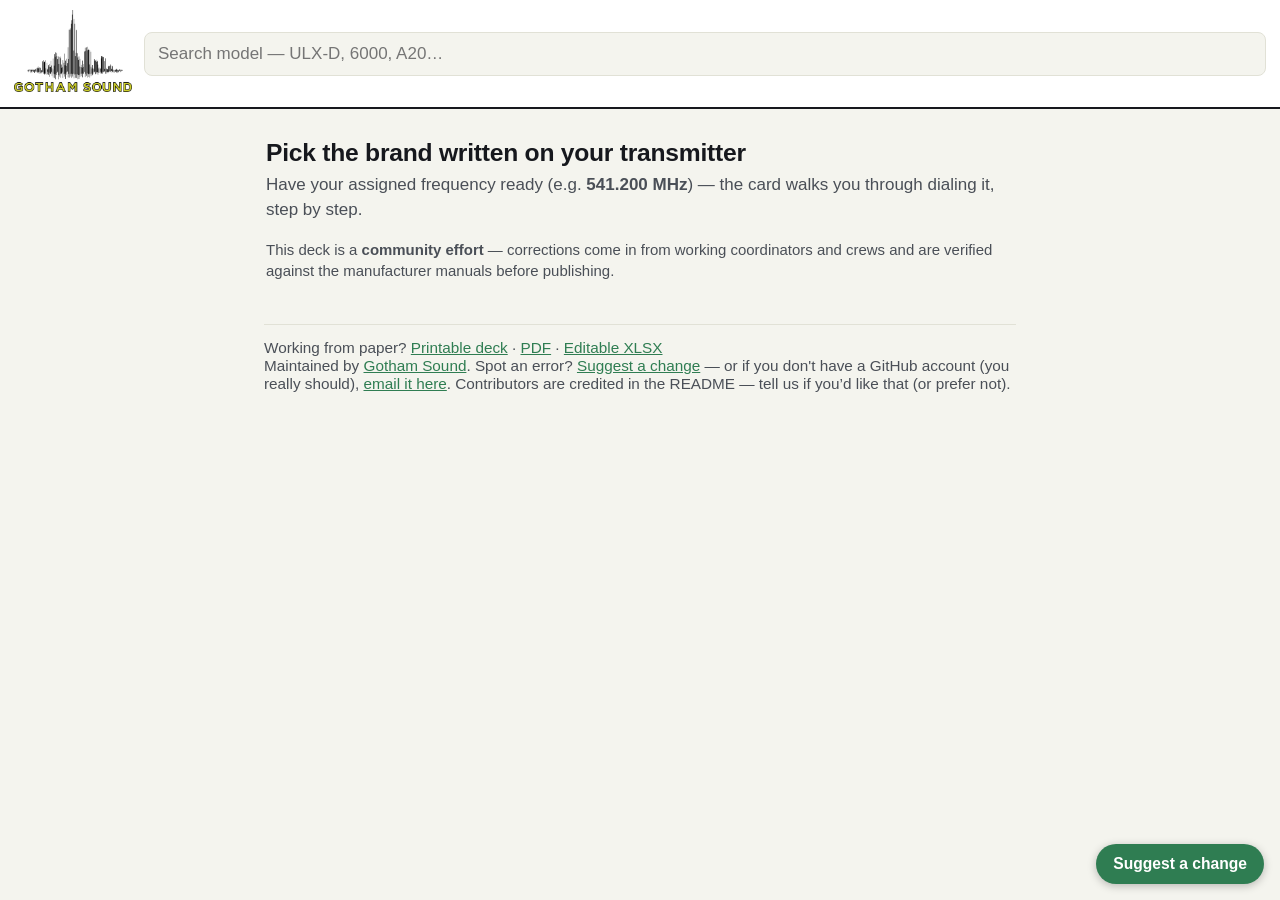
<file: template.html>
<!DOCTYPE html>
<html lang="en">

<head>
    <meta charset="utf-8">
    <meta name="viewport" content="width=device-width, initial-scale=1">
    <title>Wireless Quick-Dial Cards — Gotham Sound</title>
    <link rel="stylesheet" type="text/css" href="app_style.css">
</head>

<body>
    <header>
        <a href="#" aria-label="Home"><img src="assets/gotham-logo.png" alt="Gotham Sound"></a>
        <input id="q" type="search" autocomplete="off" placeholder="Search model — ULX-D, 6000, A20…"
            aria-label="Search systems">
    </header>
    <main>
        <div id="home">
            <div id="lastused"></div>
            <h1 class="bigask">Pick the brand written on your transmitter</h1>
            <p class="reassure">Have your assigned frequency ready (e.g. <b>541.200&nbsp;MHz</b>) — the card walks you
                through dialing it, step by step.</p>
            <p class="reassure" style="font-size:.88rem">This deck is a <b>community effort</b> — corrections come in
                from working coordinators and crews and are verified against the manufacturer manuals before publishing.
            </p>
            <div id="brands"></div>
            <div id="models" hidden></div>
            <div id="results" hidden></div>
            <p class="homefoot">Working from paper? <a href="print.html">Printable deck</a> · <a
                    href="quick-dial-cards.pdf">PDF</a> · <a href="quick-dial-cards-editable.xlsx">Editable XLSX</a><br>
                Maintained by <a href="https://gothamsound.com">Gotham Sound</a>. Spot an error? <a
                    href="https://github.com/gothamsound/quick-dial-cards/issues/new/choose">Suggest a change</a> — or
                if you don't have a GitHub account (you really should), <a
                    href="mailto:peters@gothamsound.com?subject=quickdialchange">email it here</a>. Contributors are
                credited in the README — tell us if you&rsquo;d like that (or prefer not).</p>
        </div>
        <div id="cardwrap" hidden>
            <div class="cardbar">
                <button class="backrow" id="back" type="button">← All systems</button>
                <label class="freqbox"><span>Assigned<br>freq</span><input id="freq" inputmode="decimal"
                        autocomplete="off" placeholder="—"><b>MHz</b></label>
            </div>
            <div class="seg">
                <button id="seg-tx" type="button">TX — Transmitter<small>beltpack / handheld</small></button>
                <button id="seg-rx" type="button">RX — Portable receiver<small>camera hop / bag rig</small></button>
            </div>
            @@SECTIONS@@
        </div>
    </main>
    <a class="suggest-fab" href="https://github.com/gothamsound/quick-dial-cards/issues/new/choose" target="_blank"
        rel="noopener">Suggest a change</a>
    <script src="app.js"></script>
</body>

</html>
</file>
<file: app_style.css>
:root { --ink:#16181d; --mut:#4a4f57; --grn:#2f7d52; --grn-d:#256641; --oli:#6a6f33; --amb:#b7791b; --bg:#f4f4ee; --line:#e1e1d6; }
* { box-sizing:border-box; }
html { font-size:17px; }
body { margin:0; font-family:Arial,Helvetica,sans-serif; color:var(--ink); background:var(--bg); }
a { color:var(--grn); }
header { position:sticky; top:0; z-index:50; background:#fff; border-bottom:2px solid var(--ink); padding:10px 14px; display:flex; gap:12px; align-items:center; }
header img { width:118px; height:auto; flex:none; }
#q { flex:1; min-width:0; font-size:1rem; padding:11px 13px; border:1.6px solid var(--line); border-radius:8px; background:var(--bg); }
#q:focus { outline:2px solid var(--grn); background:#fff; }
main { max-width:780px; margin:0 auto; padding:16px 14px 90px; }

/* ---------- home ---------- */
.bigask { font-size:1.45rem; margin:14px 2px 6px; letter-spacing:-.01em; }
.reassure { color:var(--mut); margin:0 2px 16px; line-height:1.45; }
#lastused { margin:0 0 14px; }
#lastused button { width:100%; text-align:left; background:#fff; border:1.6px solid var(--grn); border-left:7px solid var(--grn); border-radius:10px; padding:13px 15px; font-size:1.05rem; font-weight:700; color:var(--ink); cursor:pointer; }
#lastused .lu-k { display:block; font-size:.72rem; font-weight:800; letter-spacing:.09em; color:var(--grn); text-transform:uppercase; margin-bottom:2px; }
#brands { display:grid; grid-template-columns:repeat(2,1fr); gap:10px; }
@media(min-width:560px){ #brands { grid-template-columns:repeat(3,1fr);} }
#brands button, .modelbtn { background:#fff; border:1.6px solid var(--line); border-radius:10px; padding:16px 14px; font-size:1.12rem; font-weight:700; color:var(--ink); cursor:pointer; text-align:left; min-height:72px; }
#brands button:active, .modelbtn:active { border-color:var(--grn); }
#brands .n { display:block; font-size:.8rem; font-weight:400; color:var(--mut); margin-top:3px; }
#models, #results { display:flex; flex-direction:column; gap:10px; }
.modelbtn { display:flex; justify-content:space-between; align-items:center; gap:10px; width:100%; min-height:64px; }
.modelbtn small { display:block; font-weight:400; color:var(--mut); font-size:.8rem; margin-top:2px; }
.backrow { background:none; border:none; color:var(--grn); font-size:1rem; font-weight:700; padding:6px 2px 12px; cursor:pointer; }
.nores { color:var(--mut); padding:8px 2px; }
.homefoot { color:var(--mut); font-size:.9rem; margin-top:26px; border-top:1px solid var(--line); padding-top:14px; }

/* badge chips */
.tag { font-size:.72rem; font-weight:800; letter-spacing:.04em; color:#fff; padding:5px 10px; border-radius:4px; white-space:nowrap; }
.t-tune{background:#2f7d52}.t-grp{background:#b7791b}.t-blk{background:#4a6b86}.t-chan{background:#8a4f1d}.tag.na{background:#7a7f88}
.modelbtn .tag { flex:none; font-size:.62rem; }

/* ---------- card chrome ---------- */
#cardwrap[hidden], #home[hidden], [hidden] { display:none !important; }
.cardbar { display:flex; align-items:center; gap:10px; margin:2px 0 12px; }
.cardbar .backrow { padding:6px 2px; flex:1; text-align:left; }
.freqbox { display:flex; align-items:center; gap:7px; background:#16181d; border-radius:10px; padding:7px 12px; }
.freqbox span { font-size:.62rem; font-weight:800; letter-spacing:.08em; color:#9fe0bd; text-transform:uppercase; line-height:1.15; }
.freqbox input { width:118px; border:none; background:none; color:#fff; font-family:'DejaVu Sans Mono',Menlo,monospace; font-size:1.35rem; font-weight:700; text-align:right; }
.freqbox input:focus { outline:none; }
.freqbox b { color:#9fe0bd; font-size:.8rem; }
.cardhead { margin:0 0 10px; }
.ch-brand { font-size:.75rem; letter-spacing:.12em; font-weight:800; color:var(--oli); text-transform:uppercase; }
.card h2 { font-size:1.6rem; margin:2px 0 4px; letter-spacing:-.01em; }
.ch-sub { color:var(--mut); font-size:.92rem; line-height:1.4; }
.seg { display:flex; gap:8px; position:sticky; top:64px; z-index:40; background:var(--bg); padding:8px 0 10px; }
.seg button { flex:1; min-height:54px; border-radius:10px; border:1.8px solid var(--line); background:#fff; font-size:1.02rem; font-weight:800; color:var(--mut); cursor:pointer; }
.seg button small { display:block; font-weight:400; font-size:.72rem; margin-top:1px; }
.seg button.on-tx { border-color:#2f7d52; background:#2f7d52; color:#fff; }
.seg button.on-rx { border-color:#1f6f9e; background:#1f6f9e; color:#fff; }

/* ---------- verbatim deck content, re-styled ---------- */
.meta { display:flex; flex-wrap:wrap; gap:7px; margin:6px 0 8px; align-items:center; }
.pill { font-size:.86rem; color:#2a2d33; background:#efefe8; border:1px solid var(--line); border-radius:4px; padding:5px 10px; }
.pill b { color:var(--ink); }
.labelrow { font-size:.88rem; margin:2px 0 12px; line-height:1.9; }
.ll { font-weight:700; color:var(--mut); margin-right:6px; }
.chip { display:inline-block; font-size:.8rem; background:var(--ink); color:#fff; border-radius:4px; padding:3px 9px; margin:0 5px 4px 0; font-weight:600; }
.groupbar { display:flex; align-items:stretch; border:1.8px solid var(--amb); border-radius:8px; overflow:hidden; margin:0 0 12px; background:#fdf3e4; }
.gb-tag { flex:none; background:#fdf3e4; padding:10px 11px; display:flex; align-items:center; }
.gb-txt { font-size:.95rem; line-height:1.45; padding:9px 12px 9px 0; color:#5b3d0e; }
.procs { display:flex; flex-direction:column; gap:14px; }
.proc { border:1.5px solid var(--line); border-radius:9px; padding:0 0 8px; overflow:hidden; background:#fff; }
.proc.tx { border-top:5px solid #2f7d52; }
.proc.rx { border-top:5px solid #1f6f9e; }
.proc-h { padding:10px 13px 8px; border-bottom:1px solid #ededdf; background:#fafaf6; }
.proc-k { display:block; font-size:.76rem; font-weight:800; letter-spacing:.08em; }
.proc.tx .proc-k { color:#2f7d52; } .proc.rx .proc-k { color:#1f6f9e; }
.proc-m { display:block; font-size:1.02rem; font-weight:700; margin-top:1px; }
ol.steps { list-style:none; margin:0; padding:13px 13px 0; }
ol.steps li { display:flex; gap:11px; align-items:flex-start; margin-bottom:14px; }
ol.steps .num { flex:none; width:27px; height:27px; border-radius:50%; background:var(--ink); color:#fff; font-weight:800; font-size:.95rem; display:flex; align-items:center; justify-content:center; margin-top:1px; }
ol.steps .txt { font-size:1.04rem; line-height:1.5; }
kbd { font-family:'DejaVu Sans Mono',Menlo,monospace; font-size:.86rem; font-weight:700; background:#fff; border:1.4px solid var(--ink); border-bottom-width:2.6px; border-radius:5px; padding:1px 6px; white-space:nowrap; }
.mode-tx .proc.rx, .mode-rx .proc.tx { display:none; }
@media(min-width:900px){ .procs{flex-direction:row} .procs .proc{flex:1} .mode-tx .proc.rx,.mode-rx .proc.tx{display:block} .seg{display:none} }
.linkbar { display:flex; align-items:stretch; border:1.4px solid #d8d8cf; border-left:5px solid #A6A82B; border-radius:6px; background:#fbfaf3; margin:12px 0; }
.lk-t { flex:none; font-size:.74rem; font-weight:800; letter-spacing:.05em; color:var(--oli); padding:9px 12px; display:flex; align-items:center; }
.linkbar span:last-child { font-size:.94rem; line-height:1.45; padding:9px 12px 9px 0; color:#33373e; }
.rfbar { border:1.4px solid #e3b9a0; border-left:5px solid #c0492b; border-radius:6px; background:#fcefe9; margin:12px 0 0; overflow:hidden; }
.rf-row { display:flex; align-items:stretch; border-top:1px solid #f2dccf; }
.rf-row:first-child { border-top:none; }
.rf-k { flex:none; width:96px; font-size:.72rem; font-weight:800; letter-spacing:.03em; color:#8a3a22; padding:8px 10px; display:flex; align-items:center; }
.rf-k.rf-warn { color:#fff; background:#c0492b; }
.rf-v { font-size:.92rem; line-height:1.42; padding:8px 11px; color:#3a2a22; }
.watch { border:1.4px solid #e6d4bf; background:#fcf4ec; border-radius:8px; padding:10px 14px; margin-top:12px; }
.w-t { font-size:.74rem; font-weight:800; letter-spacing:.08em; color:#9a6516; }
.watch ul { margin:6px 0 0; padding-left:18px; }
.watch li { font-size:.95rem; line-height:1.45; margin-bottom:5px; }
.sources { font-size:.84rem; color:var(--mut); margin-top:14px; line-height:1.6; border-top:1px dashed var(--line); padding-top:9px; }
.sources .s-t { font-weight:800; letter-spacing:.08em; font-size:.68rem; color:var(--oli); margin-right:6px; }
.cardfoot { margin-top:18px; border-top:1px solid var(--line); padding-top:12px; font-size:.9rem; }
.suggest-fab { position:fixed; right:16px; bottom:16px; background:var(--grn); color:#fff; font-weight:700; font-size:.92rem; padding:11px 17px; border-radius:26px; text-decoration:none; box-shadow:0 2px 8px rgba(0,0,0,.25); z-index:60; }
.suggest-fab:hover { background:var(--grn-d); }
body.in-card .suggest-fab { display:none; }
@media print { header,.seg,.cardbar,.suggest-fab,.cardfoot{display:none} }
</file>
